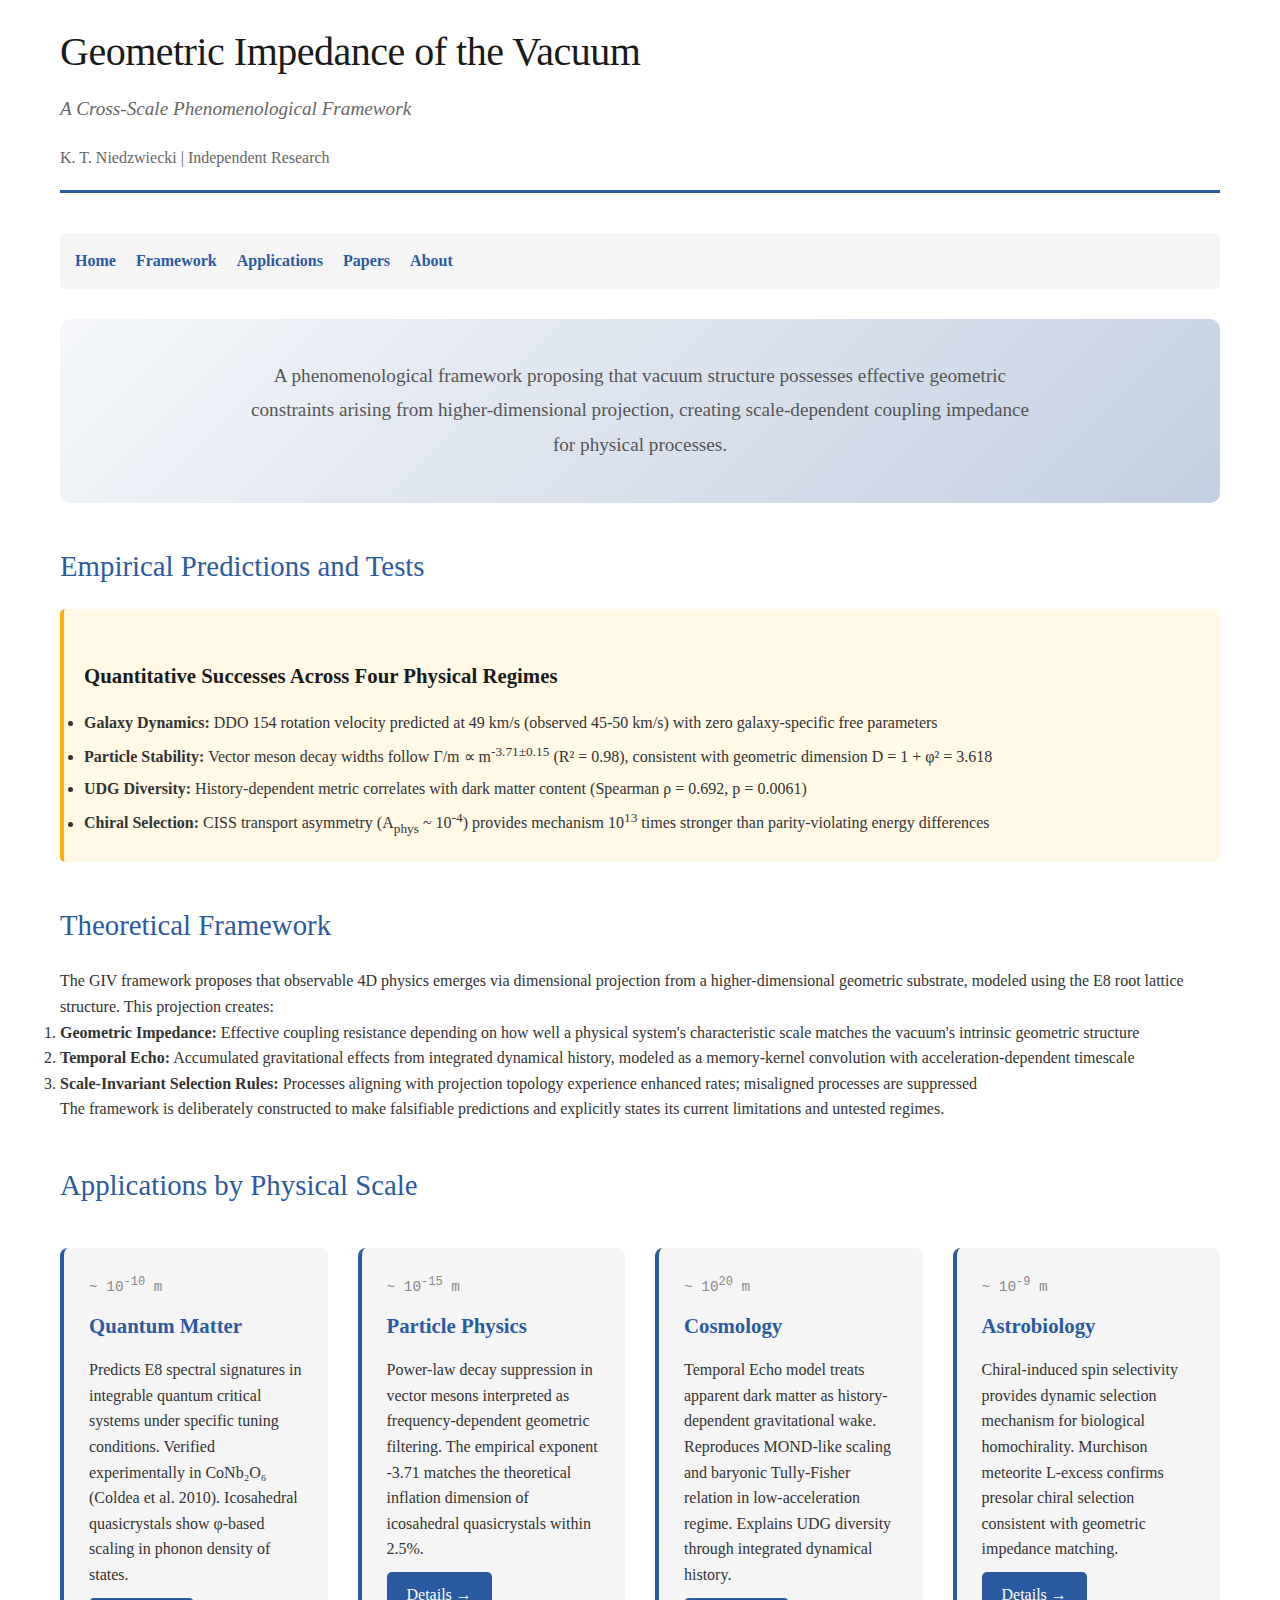
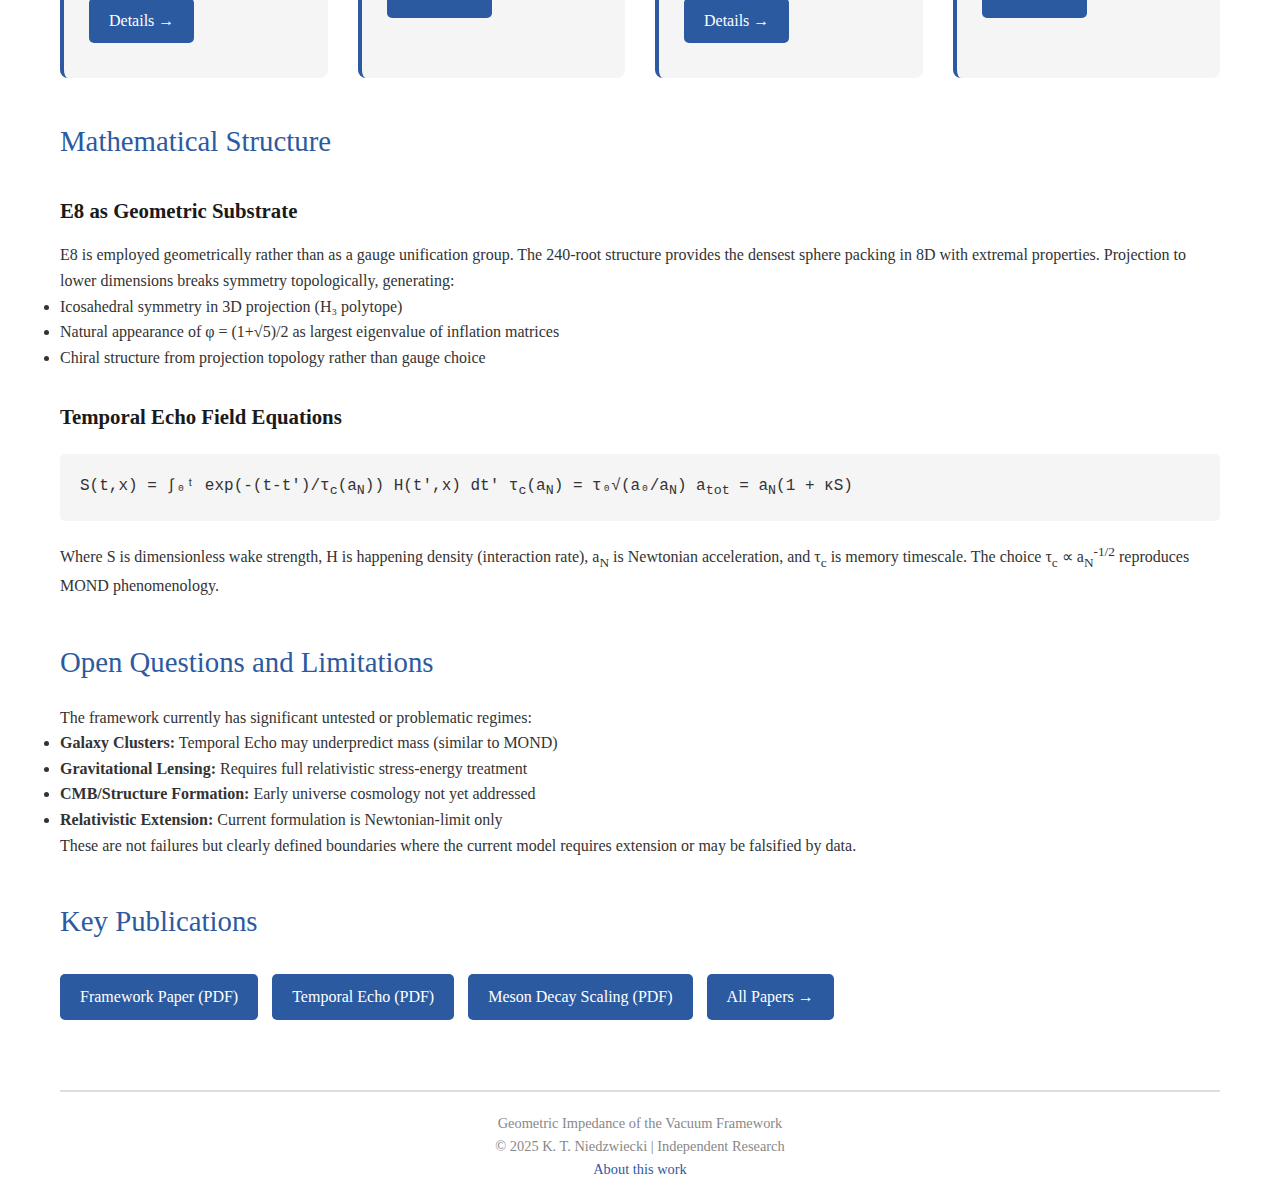
<file: index.html>
<!DOCTYPE html>
<html lang="en">
<head>
    <meta charset="UTF-8">
    <meta name="viewport" content="width=device-width, initial-scale=1.0">
    <title>Geometric Impedance of the Vacuum</title>
    <link rel="stylesheet" href="css/style.css">
</head>
<body>
    <header>
        <h1>Geometric Impedance of the Vacuum</h1>
        <p class="subtitle">A Cross-Scale Phenomenological Framework</p>
        <p style="color: #666;">K. T. Niedzwiecki | Independent Research</p>
    </header>

    <nav>
        <ul>
            <li><a href="index.html">Home</a></li>
            <li><a href="framework/index.html">Framework</a></li>
            <li><a href="applications/index.html">Applications</a></li>
            <li><a href="papers/index.html">Papers</a></li>
            <li><a href="about.html">About</a></li>
        </ul>
    </nav>

    <div class="hero">
        <p class="hero-text">
            A phenomenological framework proposing that vacuum structure possesses effective geometric
            constraints arising from higher-dimensional projection, creating scale-dependent coupling
            impedance for physical processes.
        </p>
    </div>

    <section>
        <h2>Empirical Predictions and Tests</h2>

        <div class="key-result">
            <h3>Quantitative Successes Across Four Physical Regimes</h3>
            <ul style="line-height: 2;">
                <li><strong>Galaxy Dynamics:</strong> DDO 154 rotation velocity predicted at 49 km/s (observed 45-50 km/s) with zero galaxy-specific free parameters</li>
                <li><strong>Particle Stability:</strong> Vector meson decay widths follow Γ/m ∝ m<sup>-3.71±0.15</sup> (R² = 0.98), consistent with geometric dimension D = 1 + φ² = 3.618</li>
                <li><strong>UDG Diversity:</strong> History-dependent metric correlates with dark matter content (Spearman ρ = 0.692, p = 0.0061)</li>
                <li><strong>Chiral Selection:</strong> CISS transport asymmetry (A<sub>phys</sub> ~ 10<sup>-4</sup>) provides mechanism 10<sup>13</sup> times stronger than parity-violating energy differences</li>
            </ul>
        </div>
    </section>

    <section>
        <h2>Theoretical Framework</h2>
        <p>
            The GIV framework proposes that observable 4D physics emerges via dimensional projection
            from a higher-dimensional geometric substrate, modeled using the E8 root lattice structure.
            This projection creates:
        </p>

        <ol>
            <li><strong>Geometric Impedance:</strong> Effective coupling resistance depending on how well
            a physical system's characteristic scale matches the vacuum's intrinsic geometric structure</li>

            <li><strong>Temporal Echo:</strong> Accumulated gravitational effects from integrated dynamical
            history, modeled as a memory-kernel convolution with acceleration-dependent timescale</li>

            <li><strong>Scale-Invariant Selection Rules:</strong> Processes aligning with projection topology
            experience enhanced rates; misaligned processes are suppressed</li>
        </ol>

        <p>
            The framework is deliberately constructed to make falsifiable predictions and
            explicitly states its current limitations and untested regimes.
        </p>
    </section>

    <section>
        <h2>Applications by Physical Scale</h2>

        <div class="scale-grid">
            <div class="scale-card">
                <div class="scale-size">~ 10<sup>-10</sup> m</div>
                <h3>Quantum Matter</h3>
                <p>
                    Predicts E8 spectral signatures in integrable quantum critical systems under
                    specific tuning conditions. Verified experimentally in CoNb₂O₆ (Coldea et al. 2010).
                    Icosahedral quasicrystals show φ-based scaling in phonon density of states.
                </p>
                <a href="applications/quantum-matter/index.html" class="paper-link">Details →</a>
            </div>

            <div class="scale-card">
                <div class="scale-size">~ 10<sup>-15</sup> m</div>
                <h3>Particle Physics</h3>
                <p>
                    Power-law decay suppression in vector mesons interpreted as frequency-dependent
                    geometric filtering. The empirical exponent -3.71 matches the theoretical
                    inflation dimension of icosahedral quasicrystals within 2.5%.
                </p>
                <a href="applications/particle-physics/index.html" class="paper-link">Details →</a>
            </div>

            <div class="scale-card">
                <div class="scale-size">~ 10<sup>20</sup> m</div>
                <h3>Cosmology</h3>
                <p>
                    Temporal Echo model treats apparent dark matter as history-dependent gravitational
                    wake. Reproduces MOND-like scaling and baryonic Tully-Fisher relation in
                    low-acceleration regime. Explains UDG diversity through integrated dynamical history.
                </p>
                <a href="applications/cosmology/index.html" class="paper-link">Details →</a>
            </div>

            <div class="scale-card">
                <div class="scale-size">~ 10<sup>-9</sup> m</div>
                <h3>Astrobiology</h3>
                <p>
                    Chiral-induced spin selectivity provides dynamic selection mechanism for
                    biological homochirality. Murchison meteorite L-excess confirms presolar
                    chiral selection consistent with geometric impedance matching.
                </p>
                <a href="applications/astrobiology/index.html" class="paper-link">Details →</a>
            </div>
        </div>
    </section>

    <section>
        <h2>Mathematical Structure</h2>

        <h3>E8 as Geometric Substrate</h3>
        <p>
            E8 is employed geometrically rather than as a gauge unification group. The 240-root
            structure provides the densest sphere packing in 8D with extremal properties.
            Projection to lower dimensions breaks symmetry topologically, generating:
        </p>
        <ul>
            <li>Icosahedral symmetry in 3D projection (H₃ polytope)</li>
            <li>Natural appearance of φ = (1+√5)/2 as largest eigenvalue of inflation matrices</li>
            <li>Chiral structure from projection topology rather than gauge choice</li>
        </ul>

        <h3>Temporal Echo Field Equations</h3>
        <div class="equation">
S(t,x) = ∫₀ᵗ exp(-(t-t')/τ<sub>c</sub>(a<sub>N</sub>)) H(t',x) dt'

τ<sub>c</sub>(a<sub>N</sub>) = τ₀√(a₀/a<sub>N</sub>)

a<sub>tot</sub> = a<sub>N</sub>(1 + κS)
        </div>
        <p>
            Where S is dimensionless wake strength, H is happening density (interaction rate),
            a<sub>N</sub> is Newtonian acceleration, and τ<sub>c</sub> is memory timescale.
            The choice τ<sub>c</sub> ∝ a<sub>N</sub><sup>-1/2</sup> reproduces MOND phenomenology.
        </p>
    </section>

    <section>
        <h2>Open Questions and Limitations</h2>
        <p>
            The framework currently has significant untested or problematic regimes:
        </p>
        <ul>
            <li><strong>Galaxy Clusters:</strong> Temporal Echo may underpredict mass (similar to MOND)</li>
            <li><strong>Gravitational Lensing:</strong> Requires full relativistic stress-energy treatment</li>
            <li><strong>CMB/Structure Formation:</strong> Early universe cosmology not yet addressed</li>
            <li><strong>Relativistic Extension:</strong> Current formulation is Newtonian-limit only</li>
        </ul>

        <p>
            These are not failures but clearly defined boundaries where the current model
            requires extension or may be falsified by data.
        </p>
    </section>

    <section>
        <h2>Key Publications</h2>
        <p>
            <a href="papers/index.html" class="paper-link">Framework Paper (PDF)</a>
            <a href="papers/index.html" class="paper-link">Temporal Echo (PDF)</a>
            <a href="papers/index.html" class="paper-link">Meson Decay Scaling (PDF)</a>
            <a href="papers/index.html" class="paper-link">All Papers →</a>
        </p>
    </section>

    <footer>
        <p>Geometric Impedance of the Vacuum Framework</p>
        <p>© 2025 K. T. Niedzwiecki | Independent Research</p>
        <p><a href="about.html">About this work</a></p>
    </footer>
</body>
</html>
</file>
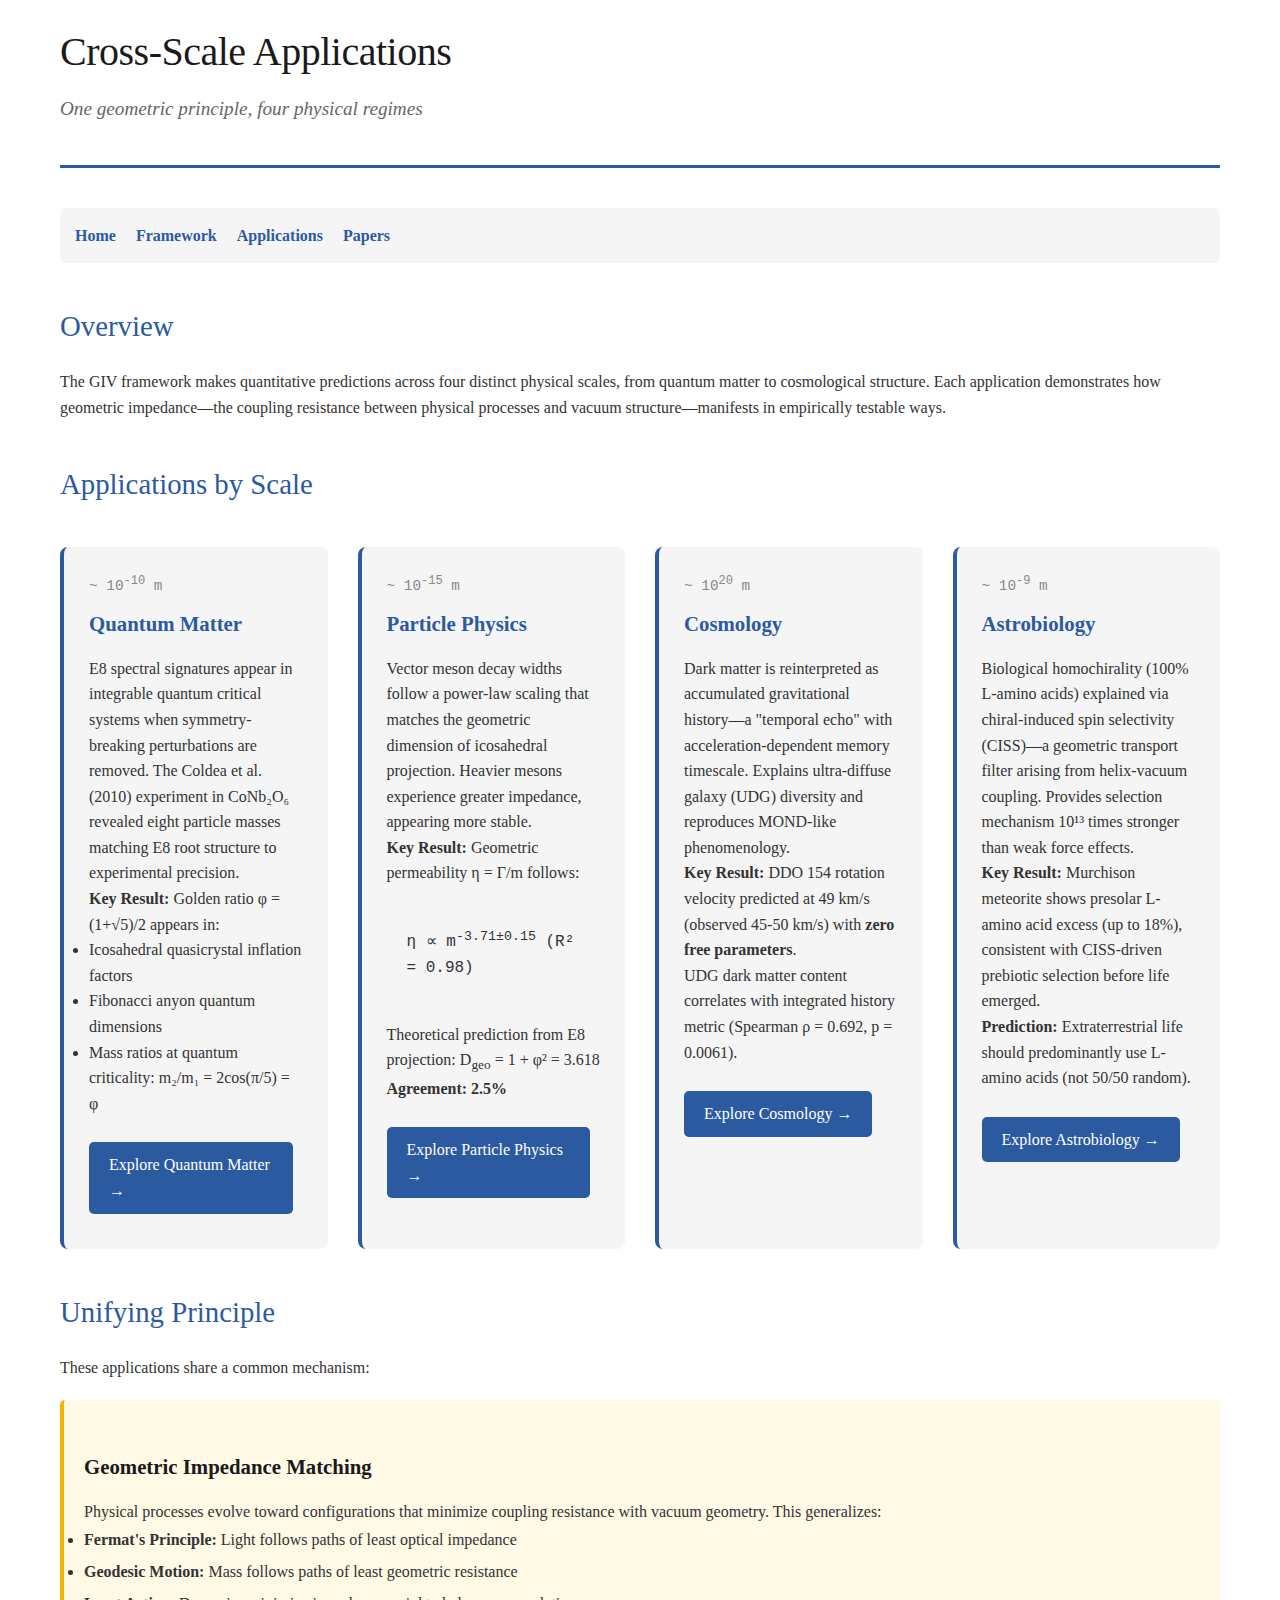
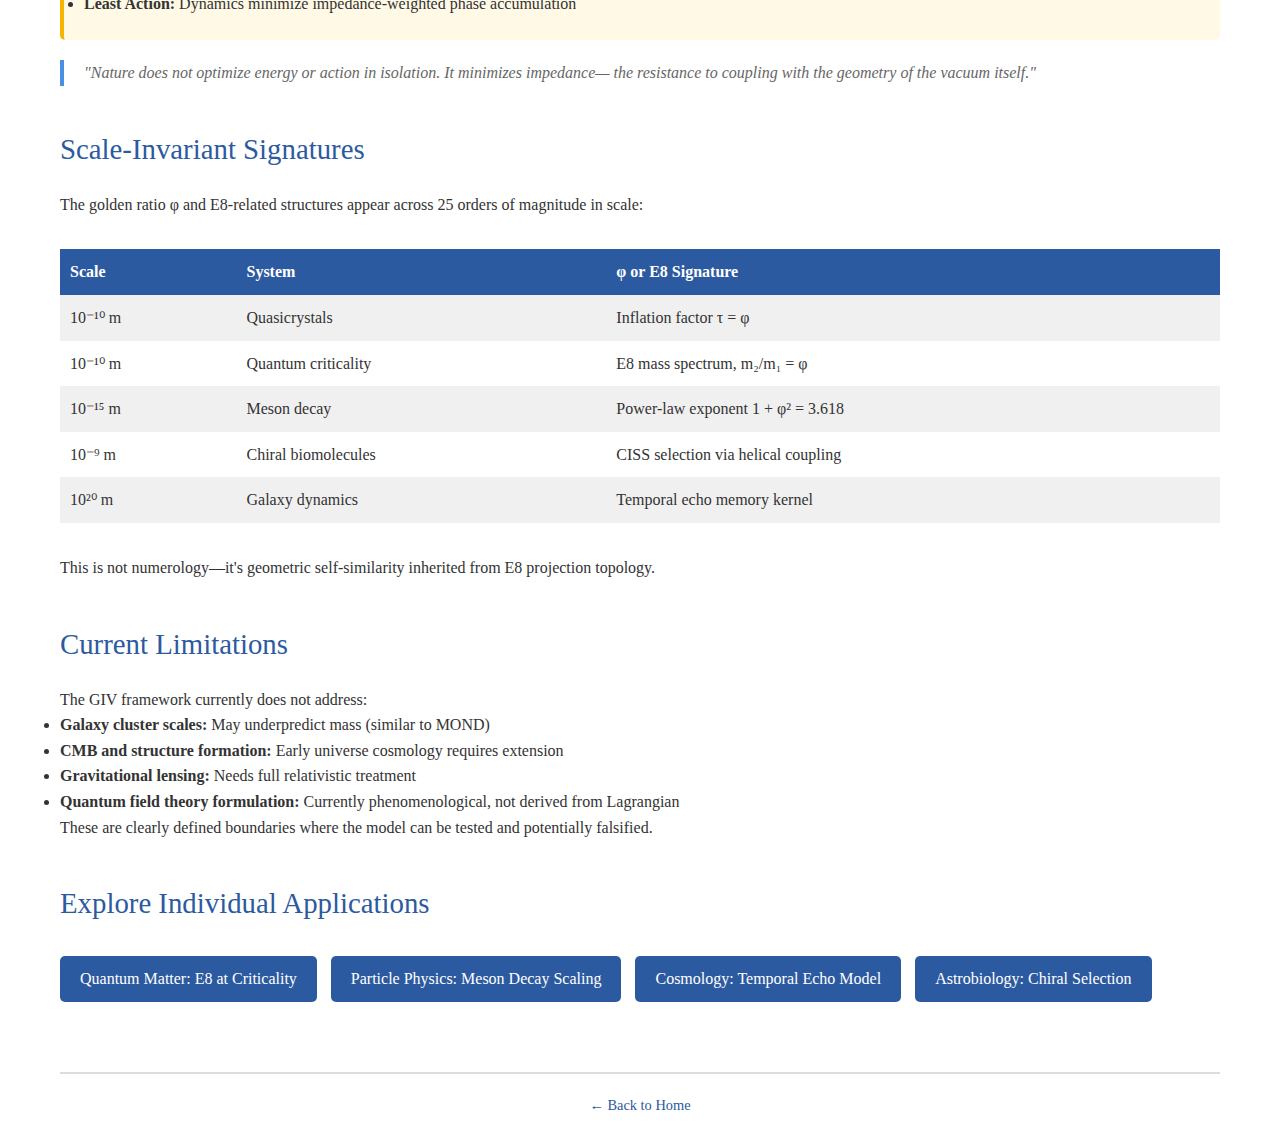
<file: applications/index.html>
<!DOCTYPE html>
<html lang="en">
<head>
    <meta charset="UTF-8">
    <meta name="viewport" content="width=device-width, initial-scale=1.0">
    <title>Applications | GIV Theory</title>
    <link rel="stylesheet" href="../css/style.css">
</head>
<body>
    <header>
        <h1>Cross-Scale Applications</h1>
        <p class="subtitle">One geometric principle, four physical regimes</p>
    </header>

    <nav>
        <ul>
            <li><a href="../index.html">Home</a></li>
            <li><a href="../framework/index.html">Framework</a></li>
            <li><a href="index.html">Applications</a></li>
            <li><a href="../papers/index.html">Papers</a></li>
        </ul>
    </nav>

    <section>
        <h2>Overview</h2>
        <p>
            The GIV framework makes quantitative predictions across four distinct physical scales,
            from quantum matter to cosmological structure. Each application demonstrates how geometric
            impedance—the coupling resistance between physical processes and vacuum structure—manifests
            in empirically testable ways.
        </p>
    </section>

    <section>
        <h2>Applications by Scale</h2>

        <div class="scale-grid">
            <div class="scale-card">
                <div class="scale-size">~ 10<sup>-10</sup> m</div>
                <h3>Quantum Matter</h3>
                <p>
                    E8 spectral signatures appear in integrable quantum critical systems when
                    symmetry-breaking perturbations are removed. The Coldea et al. (2010) experiment
                    in CoNb₂O₆ revealed eight particle masses matching E8 root structure to
                    experimental precision.
                </p>
                <p>
                    <strong>Key Result:</strong> Golden ratio φ = (1+√5)/2 appears in:
                </p>
                <ul>
                    <li>Icosahedral quasicrystal inflation factors</li>
                    <li>Fibonacci anyon quantum dimensions</li>
                    <li>Mass ratios at quantum criticality: m₂/m₁ = 2cos(π/5) = φ</li>
                </ul>
                <p style="margin-top: 1em;">
                    <a href="quantum-matter/index.html" class="paper-link">Explore Quantum Matter →</a>
                </p>
            </div>

            <div class="scale-card">
                <div class="scale-size">~ 10<sup>-15</sup> m</div>
                <h3>Particle Physics</h3>
                <p>
                    Vector meson decay widths follow a power-law scaling that matches the geometric
                    dimension of icosahedral projection. Heavier mesons experience greater impedance,
                    appearing more stable.
                </p>
                <p>
                    <strong>Key Result:</strong> Geometric permeability η = Γ/m follows:
                </p>
                <div class="equation">
                    η ∝ m<sup>-3.71±0.15</sup>  (R² = 0.98)
                </div>
                <p>
                    Theoretical prediction from E8 projection: D<sub>geo</sub> = 1 + φ² = 3.618
                </p>
                <p>
                    <strong>Agreement: 2.5%</strong>
                </p>
                <p style="margin-top: 1em;">
                    <a href="particle-physics/index.html" class="paper-link">Explore Particle Physics →</a>
                </p>
            </div>

            <div class="scale-card">
                <div class="scale-size">~ 10<sup>20</sup> m</div>
                <h3>Cosmology</h3>
                <p>
                    Dark matter is reinterpreted as accumulated gravitational history—a "temporal echo"
                    with acceleration-dependent memory timescale. Explains ultra-diffuse galaxy (UDG)
                    diversity and reproduces MOND-like phenomenology.
                </p>
                <p>
                    <strong>Key Result:</strong> DDO 154 rotation velocity predicted at 49 km/s
                    (observed 45-50 km/s) with <strong>zero free parameters</strong>.
                </p>
                <p>
                    UDG dark matter content correlates with integrated history metric
                    (Spearman ρ = 0.692, p = 0.0061).
                </p>
                <p style="margin-top: 1em;">
                    <a href="cosmology/index.html" class="paper-link">Explore Cosmology →</a>
                </p>
            </div>

            <div class="scale-card">
                <div class="scale-size">~ 10<sup>-9</sup> m</div>
                <h3>Astrobiology</h3>
                <p>
                    Biological homochirality (100% L-amino acids) explained via chiral-induced spin
                    selectivity (CISS)—a geometric transport filter arising from helix-vacuum coupling.
                    Provides selection mechanism 10¹³ times stronger than weak force effects.
                </p>
                <p>
                    <strong>Key Result:</strong> Murchison meteorite shows presolar L-amino acid excess
                    (up to 18%), consistent with CISS-driven prebiotic selection before life emerged.
                </p>
                <p>
                    <strong>Prediction:</strong> Extraterrestrial life should predominantly use L-amino acids
                    (not 50/50 random).
                </p>
                <p style="margin-top: 1em;">
                    <a href="astrobiology/index.html" class="paper-link">Explore Astrobiology →</a>
                </p>
            </div>
        </div>
    </section>

    <section>
        <h2>Unifying Principle</h2>

        <p>
            These applications share a common mechanism:
        </p>

        <div class="key-result">
            <h3>Geometric Impedance Matching</h3>
            <p>
                Physical processes evolve toward configurations that minimize coupling resistance
                with vacuum geometry. This generalizes:
            </p>
            <ul style="line-height: 2;">
                <li><strong>Fermat's Principle:</strong> Light follows paths of least optical impedance</li>
                <li><strong>Geodesic Motion:</strong> Mass follows paths of least geometric resistance</li>
                <li><strong>Least Action:</strong> Dynamics minimize impedance-weighted phase accumulation</li>
            </ul>
        </div>

        <blockquote>
            "Nature does not optimize energy or action in isolation. It minimizes impedance—
            the resistance to coupling with the geometry of the vacuum itself."
        </blockquote>
    </section>

    <section>
        <h2>Scale-Invariant Signatures</h2>

        <p>
            The golden ratio φ and E8-related structures appear across 25 orders of magnitude in scale:
        </p>

        <table style="width: 100%; border-collapse: collapse; margin: 2em 0;">
            <thead>
                <tr style="background: #2c5aa0; color: white;">
                    <th style="padding: 10px; text-align: left;">Scale</th>
                    <th style="padding: 10px; text-align: left;">System</th>
                    <th style="padding: 10px; text-align: left;">φ or E8 Signature</th>
                </tr>
            </thead>
            <tbody>
                <tr style="background: #f0f0f0;">
                    <td style="padding: 10px;">10⁻¹⁰ m</td>
                    <td style="padding: 10px;">Quasicrystals</td>
                    <td style="padding: 10px;">Inflation factor τ = φ</td>
                </tr>
                <tr>
                    <td style="padding: 10px;">10⁻¹⁰ m</td>
                    <td style="padding: 10px;">Quantum criticality</td>
                    <td style="padding: 10px;">E8 mass spectrum, m₂/m₁ = φ</td>
                </tr>
                <tr style="background: #f0f0f0;">
                    <td style="padding: 10px;">10⁻¹⁵ m</td>
                    <td style="padding: 10px;">Meson decay</td>
                    <td style="padding: 10px;">Power-law exponent 1 + φ² = 3.618</td>
                </tr>
                <tr>
                    <td style="padding: 10px;">10⁻⁹ m</td>
                    <td style="padding: 10px;">Chiral biomolecules</td>
                    <td style="padding: 10px;">CISS selection via helical coupling</td>
                </tr>
                <tr style="background: #f0f0f0;">
                    <td style="padding: 10px;">10²⁰ m</td>
                    <td style="padding: 10px;">Galaxy dynamics</td>
                    <td style="padding: 10px;">Temporal echo memory kernel</td>
                </tr>
            </tbody>
        </table>

        <p>
            This is not numerology—it's geometric self-similarity inherited from E8 projection topology.
        </p>
    </section>

    <section>
        <h2>Current Limitations</h2>

        <p>
            The GIV framework currently does not address:
        </p>
        <ul>
            <li><strong>Galaxy cluster scales:</strong> May underpredict mass (similar to MOND)</li>
            <li><strong>CMB and structure formation:</strong> Early universe cosmology requires extension</li>
            <li><strong>Gravitational lensing:</strong> Needs full relativistic treatment</li>
            <li><strong>Quantum field theory formulation:</strong> Currently phenomenological, not derived from Lagrangian</li>
        </ul>

        <p>
            These are clearly defined boundaries where the model can be tested and potentially falsified.
        </p>
    </section>

    <section>
        <h2>Explore Individual Applications</h2>
        <p>
            <a href="quantum-matter/index.html" class="paper-link">Quantum Matter: E8 at Criticality</a>
            <a href="particle-physics/index.html" class="paper-link">Particle Physics: Meson Decay Scaling</a>
            <a href="cosmology/index.html" class="paper-link">Cosmology: Temporal Echo Model</a>
            <a href="astrobiology/index.html" class="paper-link">Astrobiology: Chiral Selection</a>
        </p>
    </section>

    <footer>
        <p><a href="../index.html">← Back to Home</a></p>
    </footer>
</body>
</html>
</file>
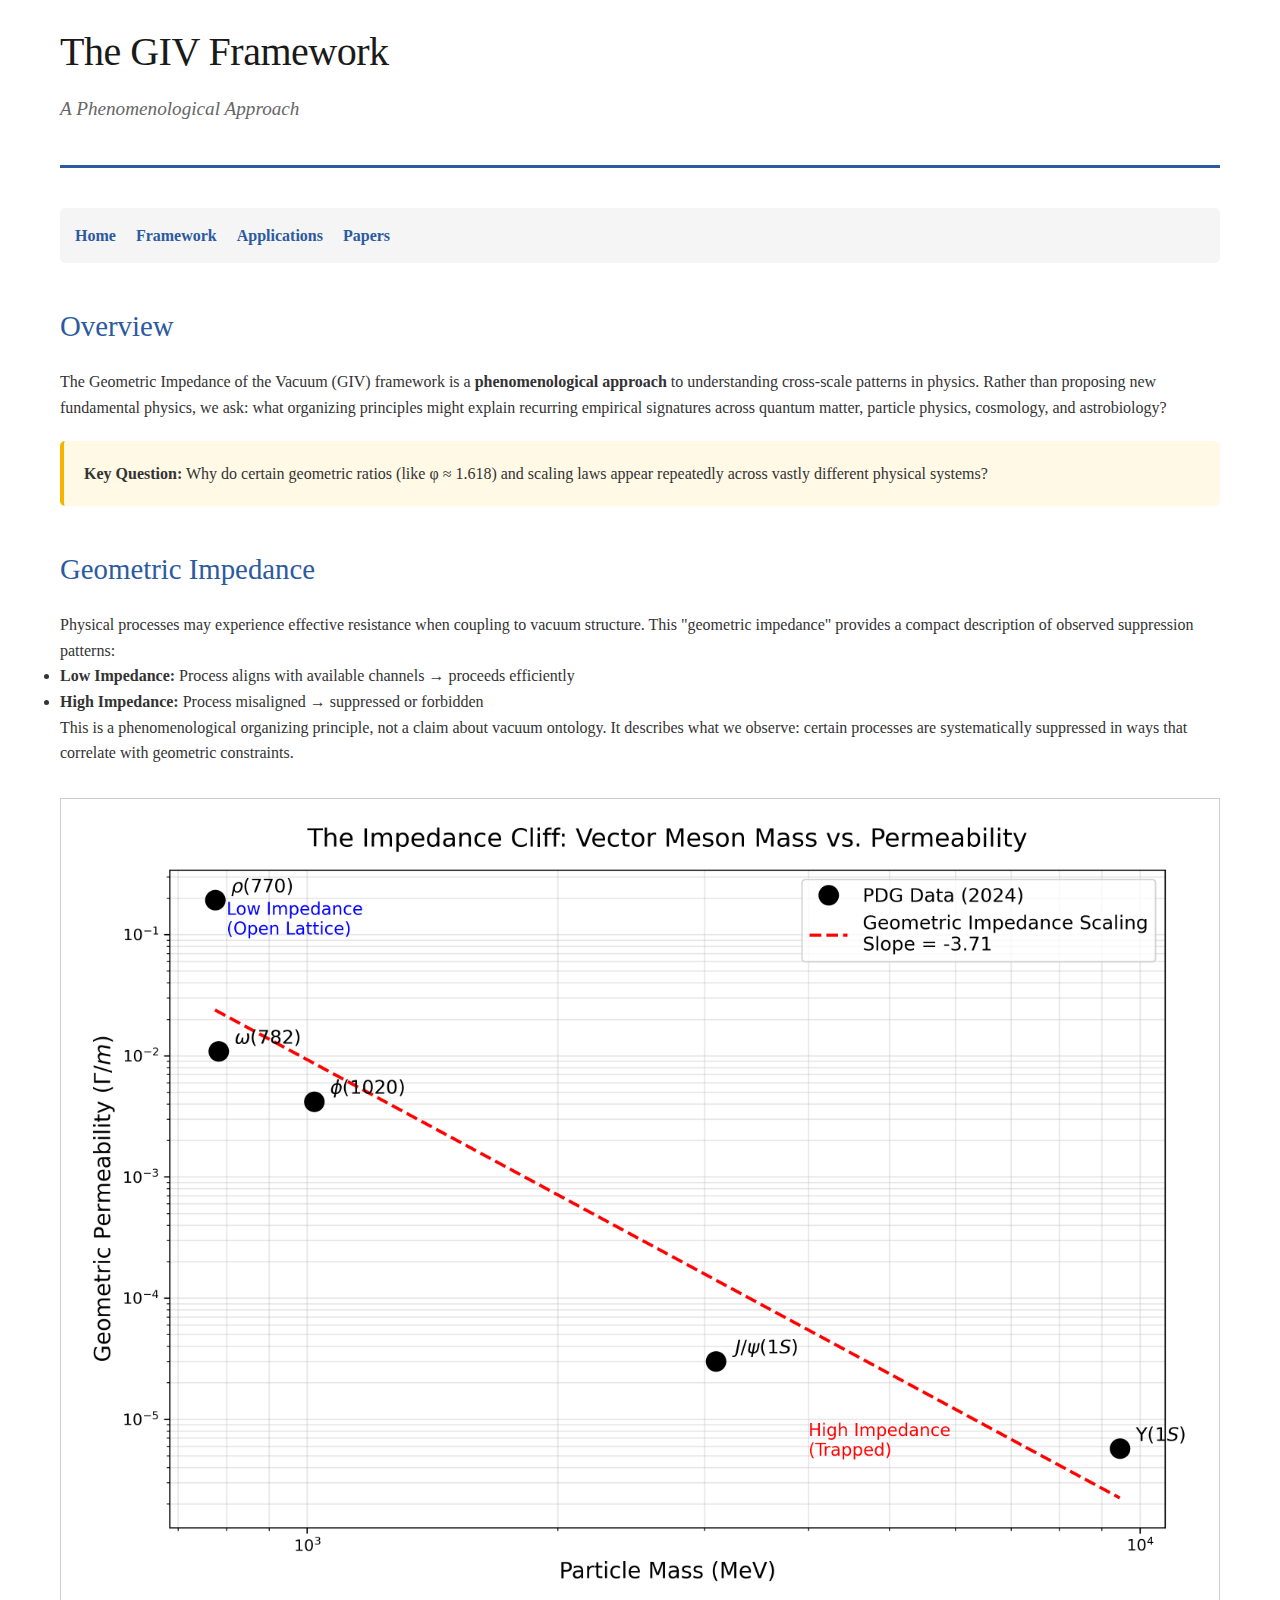
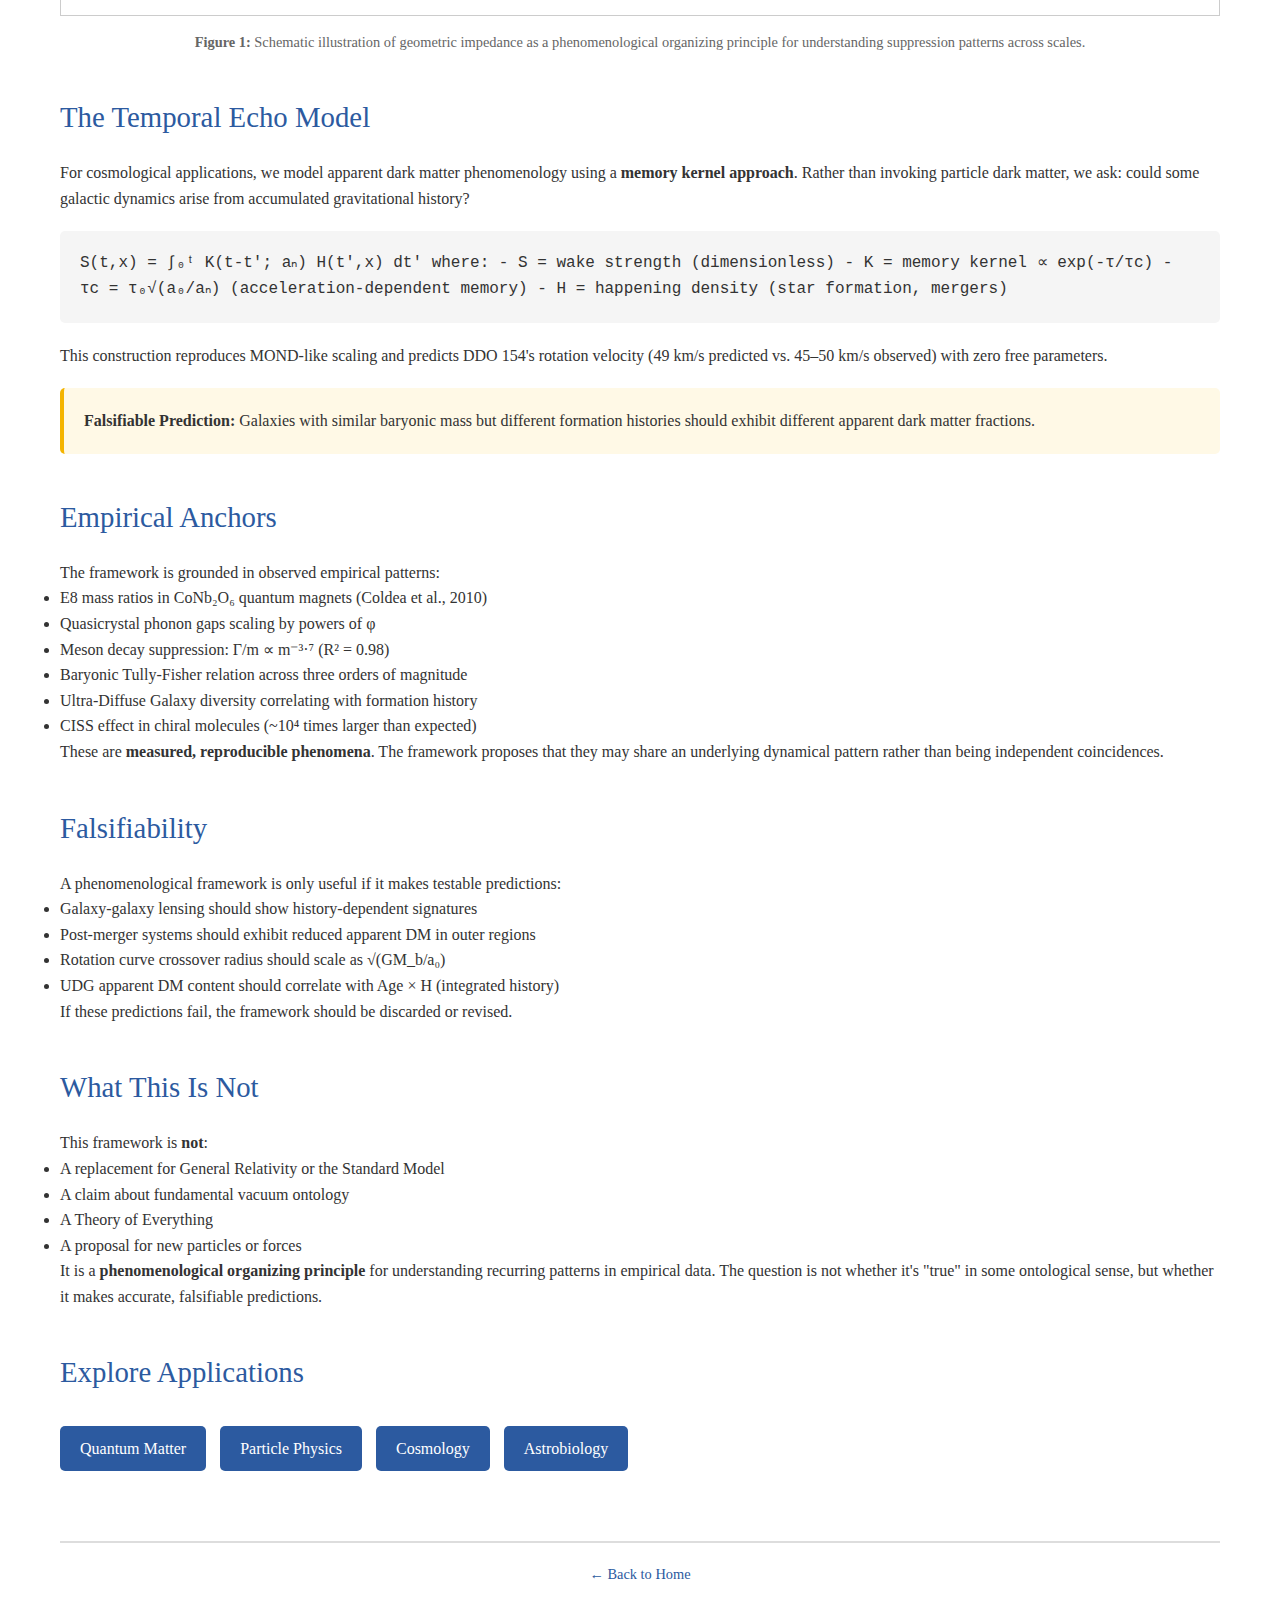
<file: framework/index.html>
<!DOCTYPE html>
<html lang="en">
<head>
    <meta charset="UTF-8">
    <meta name="viewport" content="width=device-width, initial-scale=1.0">
    <title>GIV Framework | Geometric Impedance of the Vacuum</title>
    <link rel="stylesheet" href="../css/style.css">
</head>
<body>
    <header>
        <h1>The GIV Framework</h1>
        <p class="subtitle">A Phenomenological Approach</p>
    </header>

    <nav>
        <ul>
            <li><a href="../index.html">Home</a></li>
            <li><a href="index.html">Framework</a></li>
            <li><a href="../applications/index.html">Applications</a></li>
            <li><a href="../papers/index.html">Papers</a></li>
        </ul>
    </nav>

    <section>
        <h2>Overview</h2>
        <p>
            The Geometric Impedance of the Vacuum (GIV) framework is a <strong>phenomenological approach</strong>
            to understanding cross-scale patterns in physics. Rather than proposing new fundamental physics,
            we ask: what organizing principles might explain recurring empirical signatures across quantum
            matter, particle physics, cosmology, and astrobiology?
        </p>

        <div class="key-result">
            <strong>Key Question:</strong> Why do certain geometric ratios (like φ ≈ 1.618) and
            scaling laws appear repeatedly across vastly different physical systems?
        </div>
    </section>

    <section>
        <h2>Geometric Impedance</h2>
        <p>
            Physical processes may experience effective resistance when coupling to vacuum structure.
            This "geometric impedance" provides a compact description of observed suppression patterns:
        </p>

        <ul>
            <li><strong>Low Impedance:</strong> Process aligns with available channels → proceeds efficiently</li>
            <li><strong>High Impedance:</strong> Process misaligned → suppressed or forbidden</li>
        </ul>

        <p>
            This is a phenomenological organizing principle, not a claim about vacuum ontology.
            It describes what we observe: certain processes are systematically suppressed in ways
            that correlate with geometric constraints.
        </p>

        <div style="text-align: center; margin: 2em 0;">
            <img src="../images/geometric_impedance_final.png" alt="Geometric Impedance Mechanism" style="max-width: 100%; height: auto; border: 1px solid #ccc; padding: 10px; background: white;">
            <p style="font-size: 0.9em; color: #666; margin-top: 0.5em;">
                <strong>Figure 1:</strong> Schematic illustration of geometric impedance as a phenomenological
                organizing principle for understanding suppression patterns across scales.
            </p>
        </div>
    </section>

    <section>
        <h2>The Temporal Echo Model</h2>
        <p>
            For cosmological applications, we model apparent dark matter phenomenology using a
            <strong>memory kernel approach</strong>. Rather than invoking particle dark matter,
            we ask: could some galactic dynamics arise from accumulated gravitational history?
        </p>

        <div class="equation">
            S(t,x) = ∫₀ᵗ K(t-t'; aₙ) H(t',x) dt'

            where:
            - S = wake strength (dimensionless)
            - K = memory kernel ∝ exp(-τ/τc)
            - τc = τ₀√(a₀/aₙ) (acceleration-dependent memory)
            - H = happening density (star formation, mergers)
        </div>

        <p>
            This construction reproduces MOND-like scaling and predicts DDO 154's rotation velocity
            (49 km/s predicted vs. 45–50 km/s observed) with zero free parameters.
        </p>

        <div class="key-result">
            <strong>Falsifiable Prediction:</strong> Galaxies with similar baryonic mass but different
            formation histories should exhibit different apparent dark matter fractions.
        </div>
    </section>

    <section>
        <h2>Empirical Anchors</h2>
        <p>
            The framework is grounded in observed empirical patterns:
        </p>
        <ul>
            <li>E8 mass ratios in CoNb₂O₆ quantum magnets (Coldea et al., 2010)</li>
            <li>Quasicrystal phonon gaps scaling by powers of φ</li>
            <li>Meson decay suppression: Γ/m ∝ m⁻³·⁷ (R² = 0.98)</li>
            <li>Baryonic Tully-Fisher relation across three orders of magnitude</li>
            <li>Ultra-Diffuse Galaxy diversity correlating with formation history</li>
            <li>CISS effect in chiral molecules (~10⁴ times larger than expected)</li>
        </ul>

        <p>
            These are <strong>measured, reproducible phenomena</strong>. The framework proposes
            that they may share an underlying dynamical pattern rather than being independent
            coincidences.
        </p>
    </section>

    <section>
        <h2>Falsifiability</h2>
        <p>
            A phenomenological framework is only useful if it makes testable predictions:
        </p>

        <ul>
            <li>Galaxy-galaxy lensing should show history-dependent signatures</li>
            <li>Post-merger systems should exhibit reduced apparent DM in outer regions</li>
            <li>Rotation curve crossover radius should scale as √(GM_b/a₀)</li>
            <li>UDG apparent DM content should correlate with Age × H (integrated history)</li>
        </ul>

        <p>
            If these predictions fail, the framework should be discarded or revised.
        </p>
    </section>

    <section>
        <h2>What This Is Not</h2>
        <p>
            This framework is <strong>not</strong>:
        </p>
        <ul>
            <li>A replacement for General Relativity or the Standard Model</li>
            <li>A claim about fundamental vacuum ontology</li>
            <li>A Theory of Everything</li>
            <li>A proposal for new particles or forces</li>
        </ul>

        <p>
            It is a <strong>phenomenological organizing principle</strong> for understanding
            recurring patterns in empirical data. The question is not whether it's "true"
            in some ontological sense, but whether it makes accurate, falsifiable predictions.
        </p>
    </section>

    <section>
        <h2>Explore Applications</h2>
        <p>
            <a href="../applications/quantum-matter/index.html" class="paper-link">Quantum Matter</a>
            <a href="../applications/particle-physics/index.html" class="paper-link">Particle Physics</a>
            <a href="../applications/cosmology/index.html" class="paper-link">Cosmology</a>
            <a href="../applications/astrobiology/index.html" class="paper-link">Astrobiology</a>
        </p>
    </section>

    <footer>
        <p><a href="../index.html">← Back to Home</a></p>
    </footer>
</body>
</html>
</file>
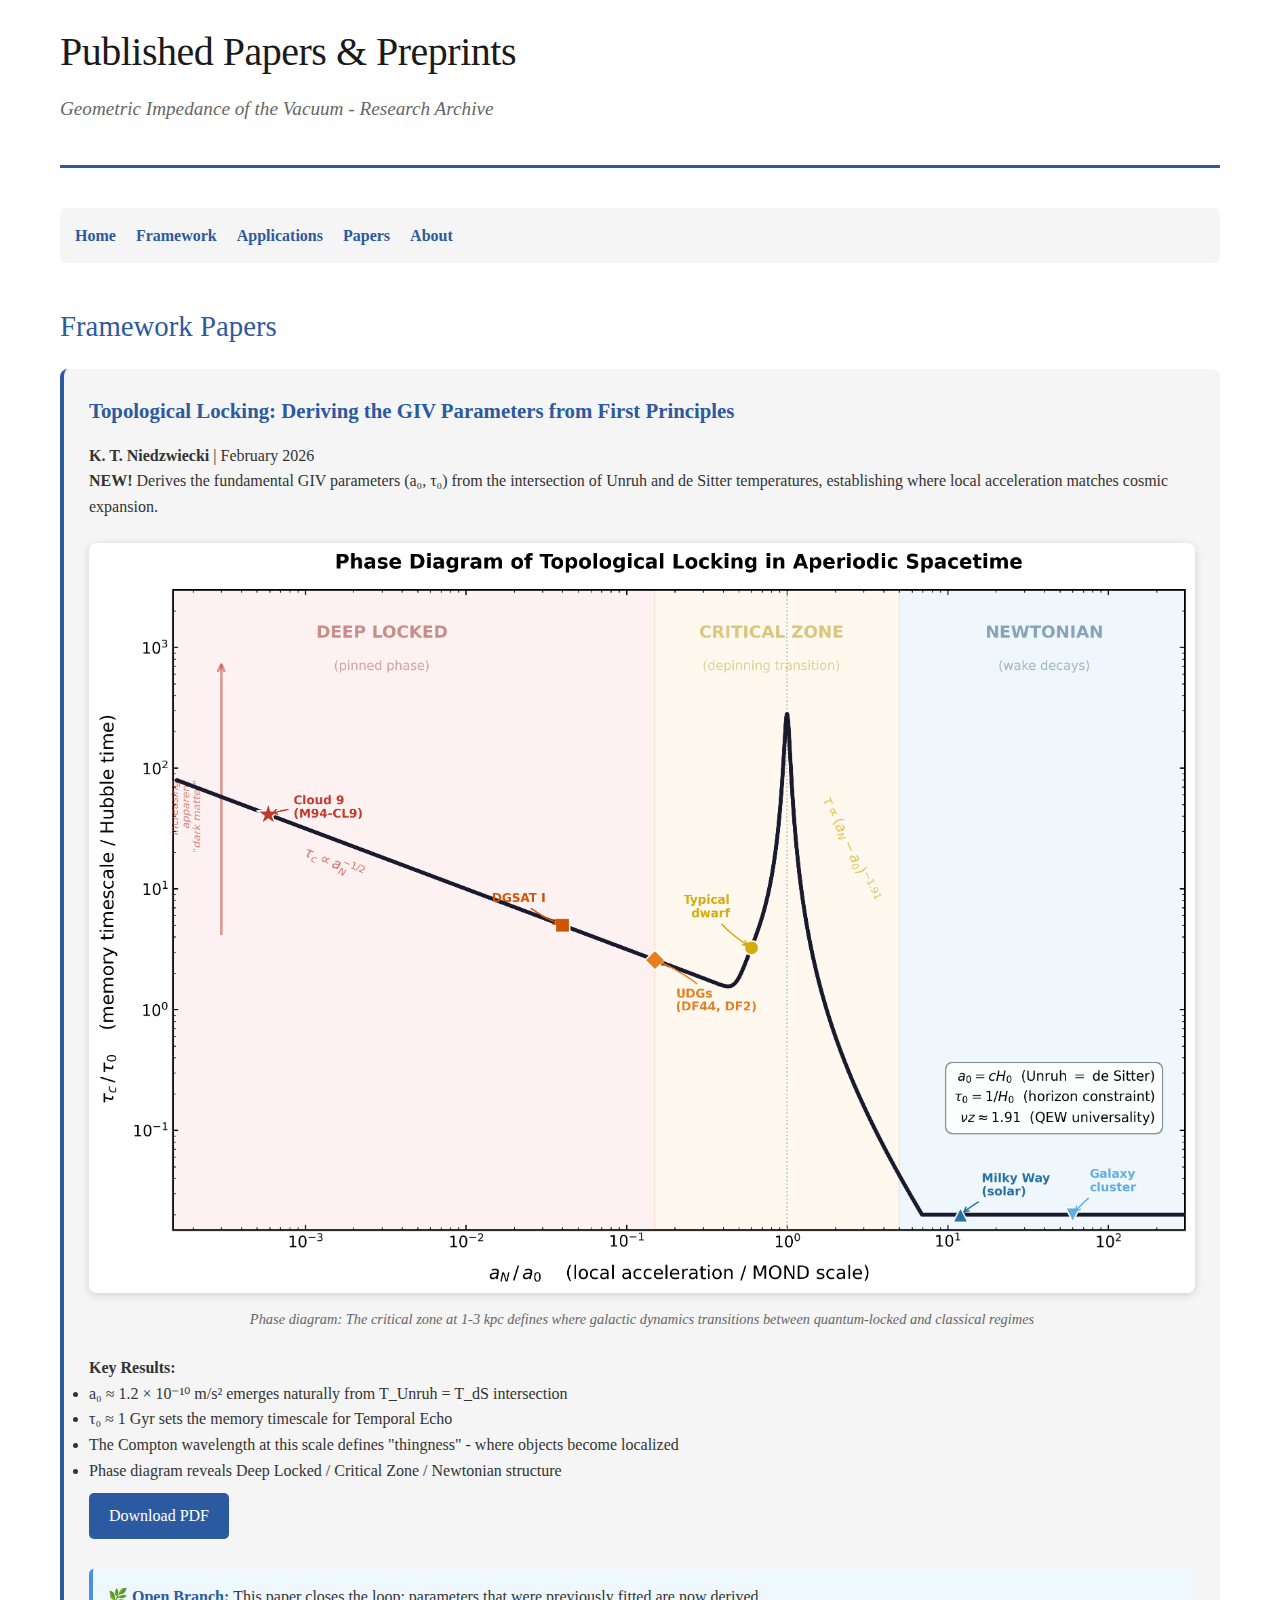
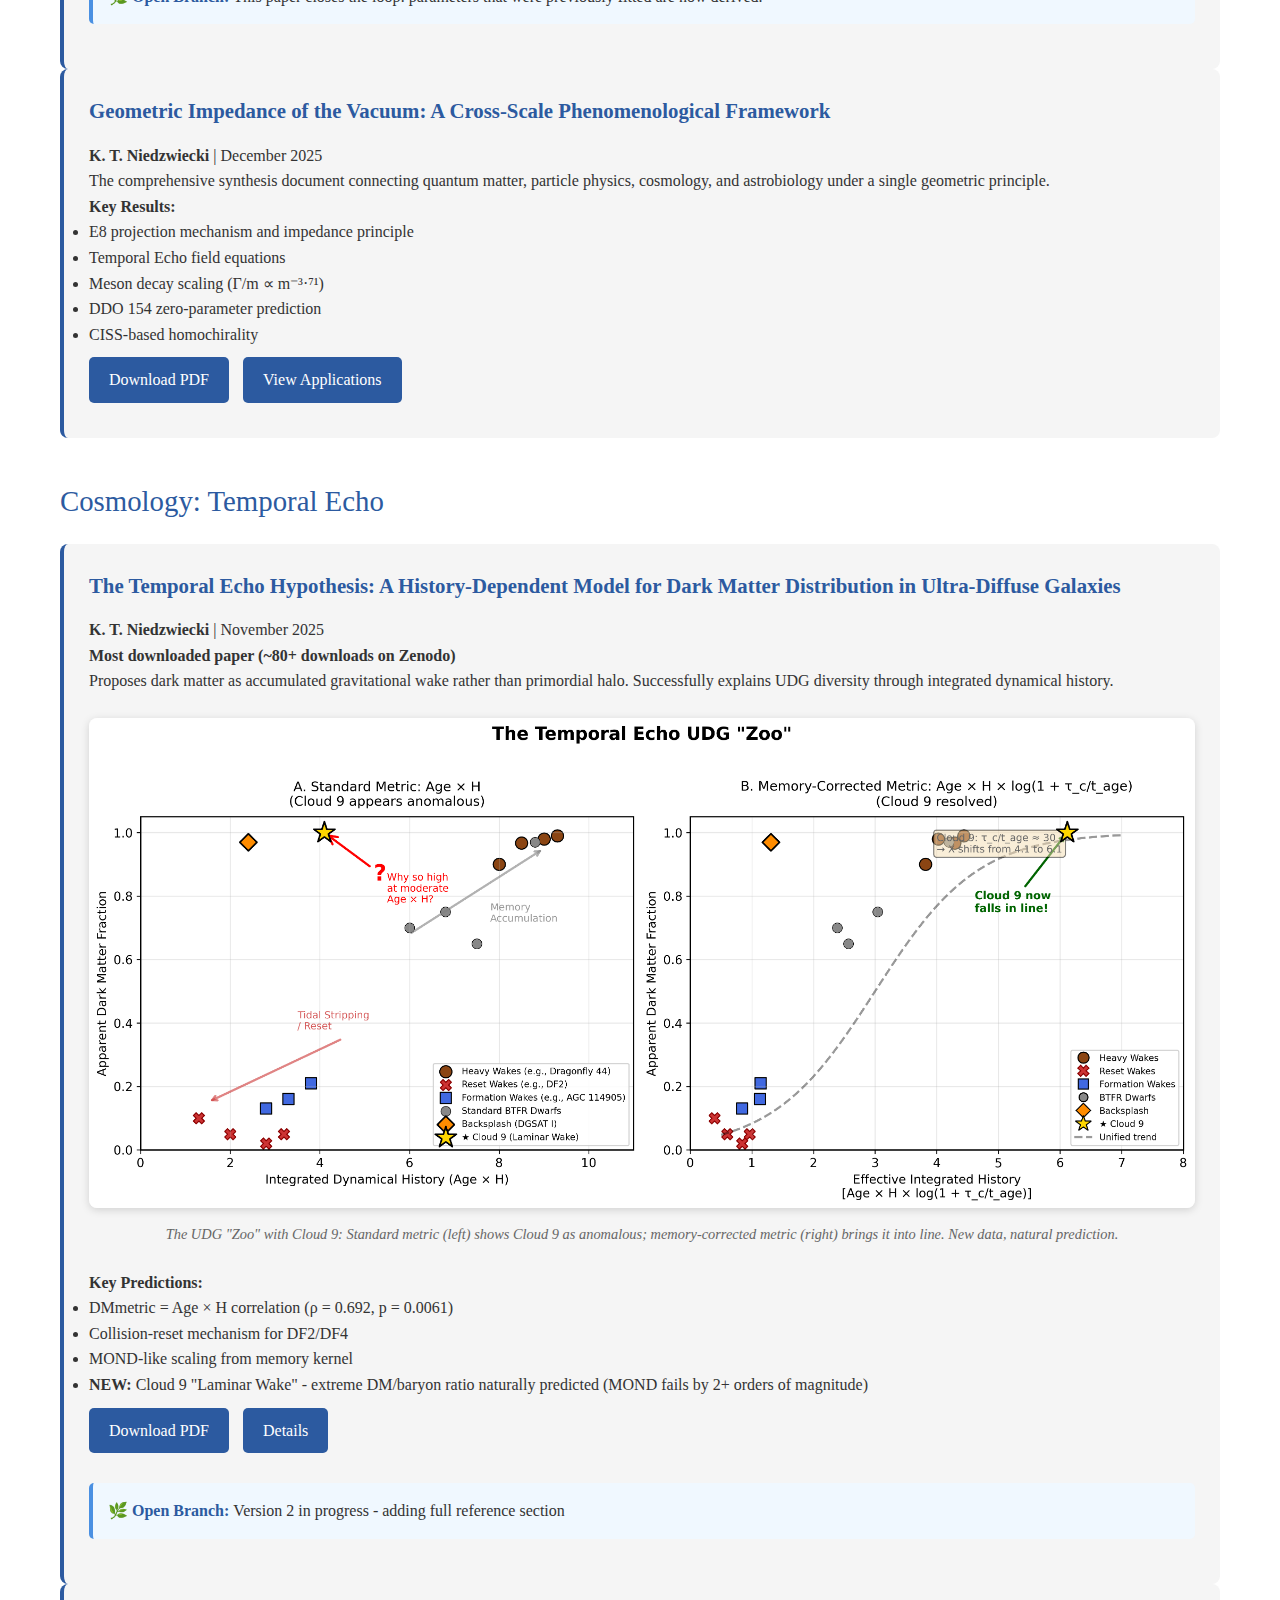
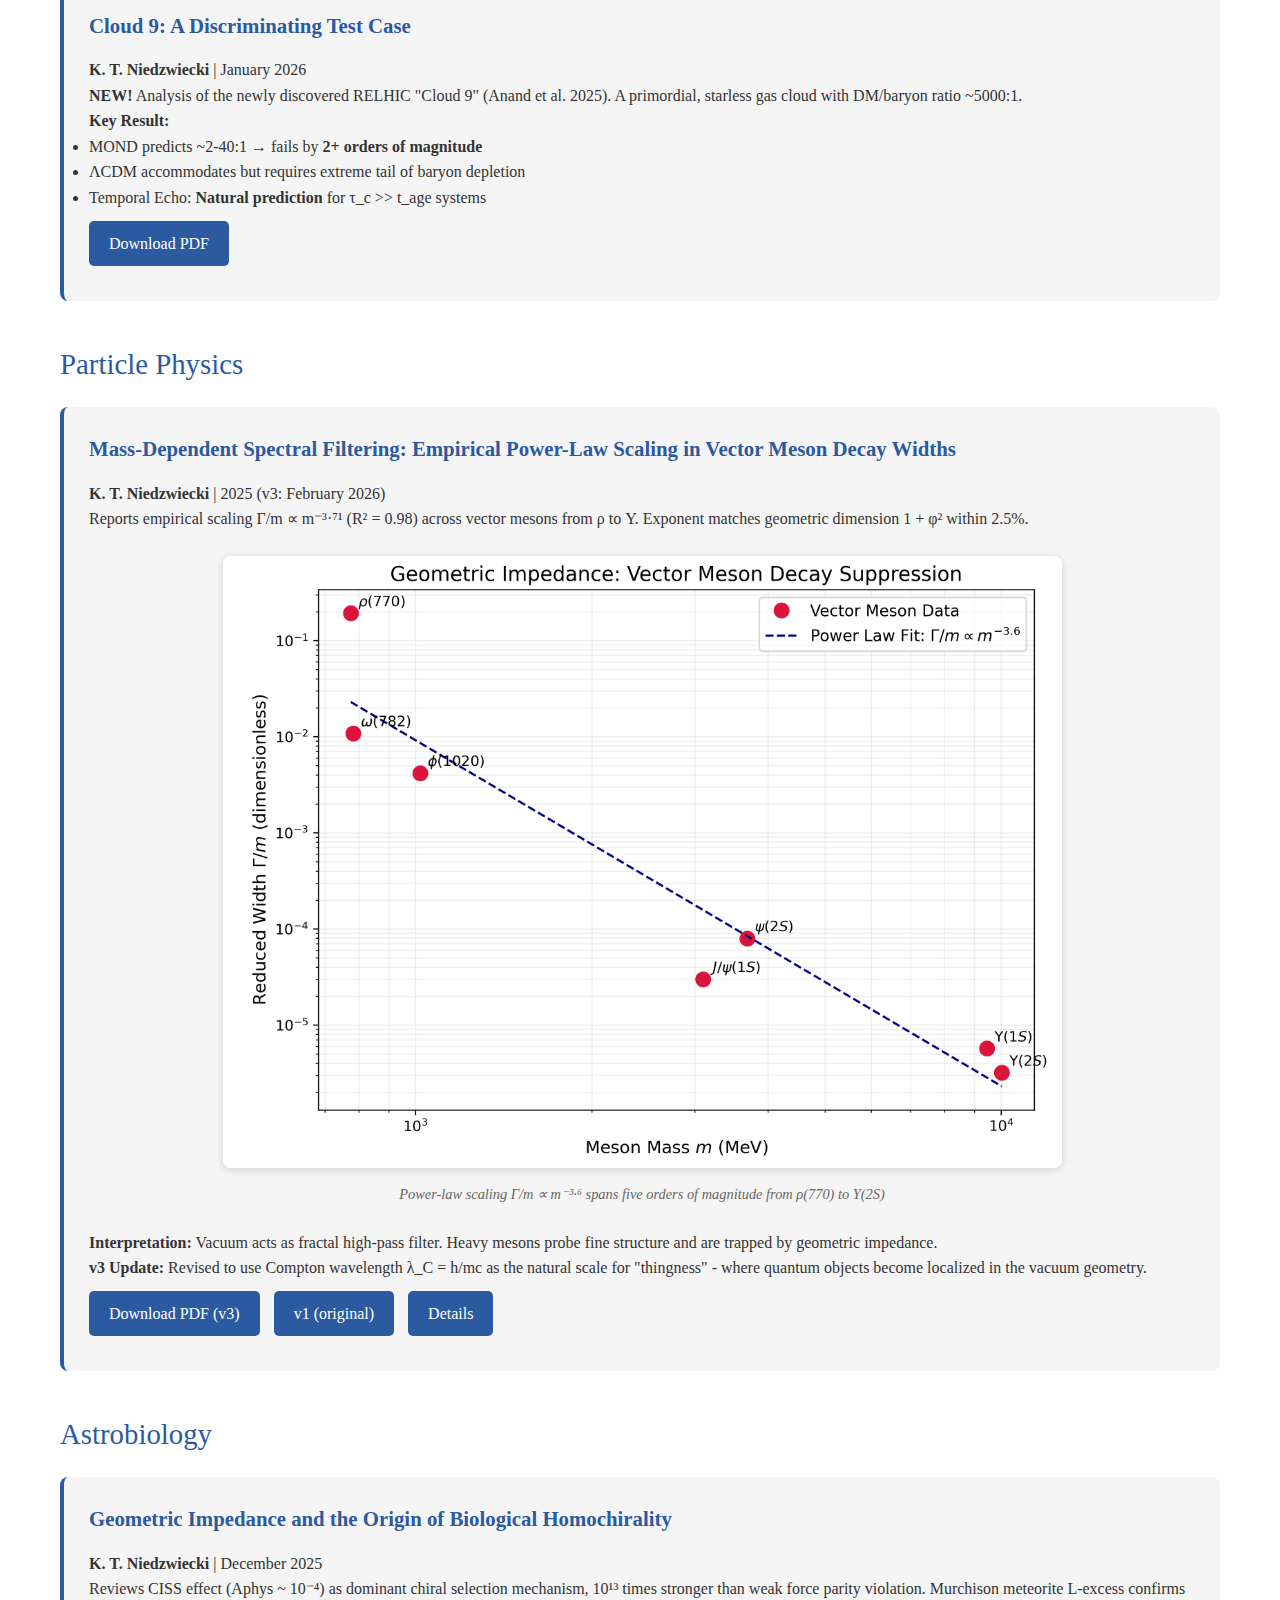
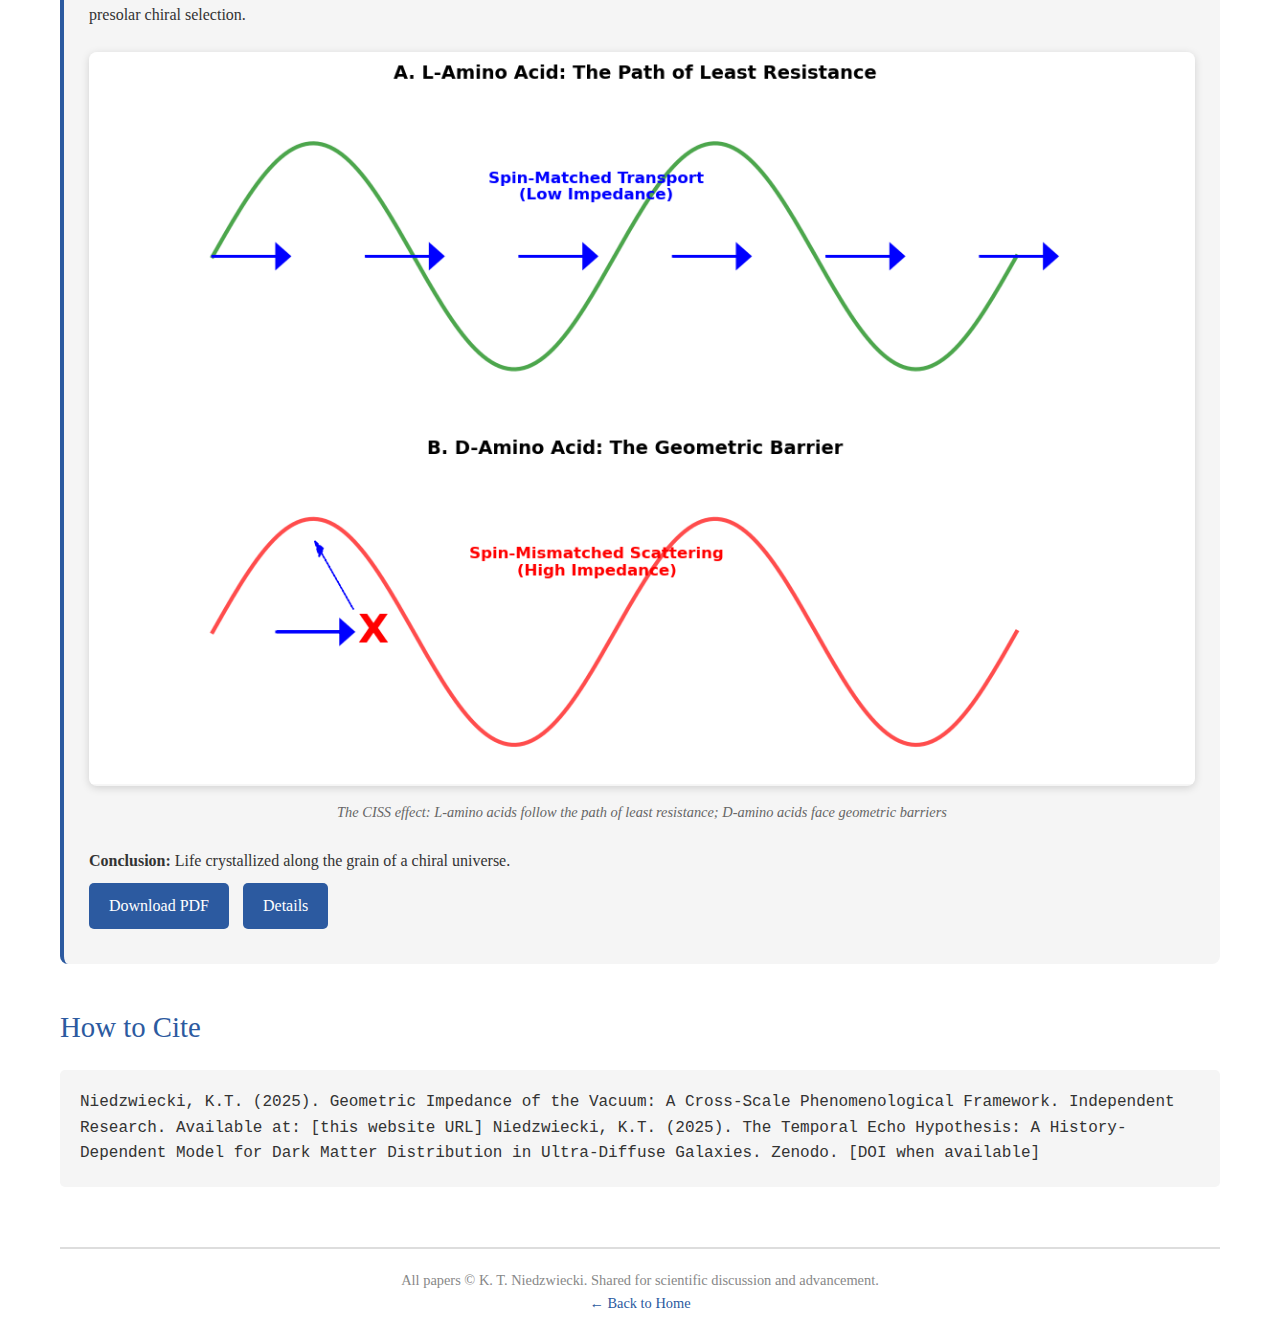
<file: papers/index.html>
<!DOCTYPE html>
<html lang="en">
<head>
    <meta charset="UTF-8">
    <meta name="viewport" content="width=device-width, initial-scale=1.0">
    <title>Papers | GIV Theory</title>
    <link rel="stylesheet" href="../css/style.css">
</head>
<body>
    <header>
        <h1>Published Papers & Preprints</h1>
        <p class="subtitle">Geometric Impedance of the Vacuum - Research Archive</p>
    </header>

    <nav>
        <ul>
            <li><a href="../index.html">Home</a></li>
            <li><a href="../framework/index.html">Framework</a></li>
            <li><a href="../applications/index.html">Applications</a></li>
            <li><a href="index.html">Papers</a></li>
            <li><a href="../about.html">About</a></li>
        </ul>
    </nav>

    <section>
        <h2>Framework Papers</h2>

        <div class="scale-card">
            <h3>Topological Locking: Deriving the GIV Parameters from First Principles</h3>
            <p><strong>K. T. Niedzwiecki</strong> | February 2026</p>
            <p>
                <strong>NEW!</strong> Derives the fundamental GIV parameters (a₀, τ₀) from the intersection
                of Unruh and de Sitter temperatures, establishing where local acceleration matches cosmic expansion.
            </p>
            <div style="text-align: center; margin: 1.5em 0;">
                <img src="../images/fig1_phase_diagram_v2.png" alt="Phase diagram showing Deep Locked, Critical Zone, and Newtonian regimes" style="max-width: 100%; border-radius: 8px; box-shadow: 0 2px 8px rgba(0,0,0,0.15);">
                <p style="font-size: 0.9em; color: #666; margin-top: 0.5em;"><em>Phase diagram: The critical zone at 1-3 kpc defines where galactic dynamics transitions between quantum-locked and classical regimes</em></p>
            </div>
            <p><strong>Key Results:</strong></p>
            <ul>
                <li>a₀ ≈ 1.2 × 10⁻¹⁰ m/s² emerges naturally from T_Unruh = T_dS intersection</li>
                <li>τ₀ ≈ 1 Gyr sets the memory timescale for Temporal Echo</li>
                <li>The Compton wavelength at this scale defines "thingness" - where objects become localized</li>
                <li>Phase diagram reveals Deep Locked / Critical Zone / Newtonian structure</li>
            </ul>
            <p>
                <a href="Topological_Locking_v02.pdf" class="paper-link">Download PDF</a>
            </p>
            <div class="branch-note">
                This paper closes the loop: parameters that were previously fitted are now derived.
            </div>
        </div>

        <div class="scale-card">
            <h3>Geometric Impedance of the Vacuum: A Cross-Scale Phenomenological Framework</h3>
            <p><strong>K. T. Niedzwiecki</strong> | December 2025</p>
            <p>
                The comprehensive synthesis document connecting quantum matter, particle physics,
                cosmology, and astrobiology under a single geometric principle.
            </p>
            <p><strong>Key Results:</strong></p>
            <ul>
                <li>E8 projection mechanism and impedance principle</li>
                <li>Temporal Echo field equations</li>
                <li>Meson decay scaling (Γ/m ∝ m⁻³·⁷¹)</li>
                <li>DDO 154 zero-parameter prediction</li>
                <li>CISS-based homochirality</li>
            </ul>
            <p>
                <a href="GIV_Framework_Cross_Scale.pdf" class="paper-link">Download PDF</a>
                <a href="../applications/index.html" class="paper-link">View Applications</a>
            </p>
        </div>

    </section>

    <section>
        <h2>Cosmology: Temporal Echo</h2>

        <div class="scale-card">
            <h3>The Temporal Echo Hypothesis: A History-Dependent Model for Dark Matter Distribution in Ultra-Diffuse Galaxies</h3>
            <p><strong>K. T. Niedzwiecki</strong> | November 2025</p>
            <p>
                <strong>Most downloaded paper (~80+ downloads on Zenodo)</strong>
            </p>
            <p>
                Proposes dark matter as accumulated gravitational wake rather than primordial halo.
                Successfully explains UDG diversity through integrated dynamical history.
            </p>
            <div style="text-align: center; margin: 1.5em 0;">
                <img src="../images/udg_zoo_cloud9.png" alt="The Temporal Echo UDG Zoo with Cloud 9 - showing how the memory-corrected metric resolves the Cloud 9 anomaly" style="max-width: 100%; border-radius: 8px; box-shadow: 0 2px 8px rgba(0,0,0,0.15);">
                <p style="font-size: 0.9em; color: #666; margin-top: 0.5em;"><em>The UDG "Zoo" with Cloud 9: Standard metric (left) shows Cloud 9 as anomalous; memory-corrected metric (right) brings it into line. New data, natural prediction.</em></p>
            </div>
            <p><strong>Key Predictions:</strong></p>
            <ul>
                <li>DMmetric = Age × H correlation (ρ = 0.692, p = 0.0061)</li>
                <li>Collision-reset mechanism for DF2/DF4</li>
                <li>MOND-like scaling from memory kernel</li>
                <li><strong>NEW:</strong> Cloud 9 "Laminar Wake" - extreme DM/baryon ratio naturally predicted (MOND fails by 2+ orders of magnitude)</li>
            </ul>
            <p>
                <a href="Temporal_Echo_UDG_v1.pdf" class="paper-link">Download PDF</a>
                <a href="../applications/cosmology/index.html" class="paper-link">Details</a>
            </p>
            <div class="branch-note">
                Version 2 in progress - adding full reference section
            </div>
        </div>

        <div class="scale-card">
            <h3>Cloud 9: A Discriminating Test Case</h3>
            <p><strong>K. T. Niedzwiecki</strong> | January 2026</p>
            <p>
                <strong>NEW!</strong> Analysis of the newly discovered RELHIC "Cloud 9" (Anand et al. 2025).
                A primordial, starless gas cloud with DM/baryon ratio ~5000:1.
            </p>
            <p><strong>Key Result:</strong></p>
            <ul>
                <li>MOND predicts ~2-40:1 → fails by <strong>2+ orders of magnitude</strong></li>
                <li>ΛCDM accommodates but requires extreme tail of baryon depletion</li>
                <li>Temporal Echo: <strong>Natural prediction</strong> for τ_c >> t_age systems</li>
            </ul>
            <p>
                <a href="Cloud9_Discriminating_Test_Case.pdf" class="paper-link">Download PDF</a>
            </p>
        </div>
    </section>

    <section>
        <h2>Particle Physics</h2>

        <div class="scale-card">
            <h3>Mass-Dependent Spectral Filtering: Empirical Power-Law Scaling in Vector Meson Decay Widths</h3>
            <p><strong>K. T. Niedzwiecki</strong> | 2025 (v3: February 2026)</p>
            <p>
                Reports empirical scaling Γ/m ∝ m⁻³·⁷¹ (R² = 0.98) across vector mesons from ρ to Υ.
                Exponent matches geometric dimension 1 + φ² within 2.5%.
            </p>
            <div style="text-align: center; margin: 1.5em 0;">
                <img src="../images/meson_scaling.png" alt="Vector Meson Decay Suppression - power law scaling from rho to Upsilon" style="max-width: 100%; border-radius: 8px; box-shadow: 0 2px 8px rgba(0,0,0,0.15);">
                <p style="font-size: 0.9em; color: #666; margin-top: 0.5em;"><em>Power-law scaling Γ/m ∝ m⁻³·⁶ spans five orders of magnitude from ρ(770) to Υ(2S)</em></p>
            </div>
            <p><strong>Interpretation:</strong> Vacuum acts as fractal high-pass filter. Heavy mesons
            probe fine structure and are trapped by geometric impedance.</p>
            <p><strong>v3 Update:</strong> Revised to use Compton wavelength λ_C = h/mc as the natural
            scale for "thingness" - where quantum objects become localized in the vacuum geometry.</p>
            <p>
                <a href="Meson_Width_Scaling_v3.pdf" class="paper-link">Download PDF (v3)</a>
                <a href="Meson_Width_Scaling_v1.pdf" class="paper-link">v1 (original)</a>
                <a href="../applications/particle-physics/index.html" class="paper-link">Details</a>
            </p>
        </div>
    </section>

    <section>
        <h2>Astrobiology</h2>

        <div class="scale-card">
            <h3>Geometric Impedance and the Origin of Biological Homochirality</h3>
            <p><strong>K. T. Niedzwiecki</strong> | December 2025</p>
            <p>
                Reviews CISS effect (Aphys ~ 10⁻⁴) as dominant chiral selection mechanism, 10¹³ times
                stronger than weak force parity violation. Murchison meteorite L-excess confirms
                presolar chiral selection.
            </p>
            <div style="text-align: center; margin: 1.5em 0;">
                <img src="../images/chirality_ciss.png" alt="CISS effect - L-amino acids pass through helical structures while D-amino acids are scattered" style="max-width: 100%; border-radius: 8px; box-shadow: 0 2px 8px rgba(0,0,0,0.15);">
                <p style="font-size: 0.9em; color: #666; margin-top: 0.5em;"><em>The CISS effect: L-amino acids follow the path of least resistance; D-amino acids face geometric barriers</em></p>
            </div>
            <p><strong>Conclusion:</strong> Life crystallized along the grain of a chiral universe.</p>
            <p>
                <a href="Homochirality_CISS.pdf" class="paper-link">Download PDF</a>
                <a href="../applications/astrobiology/index.html" class="paper-link">Details</a>
            </p>
        </div>
    </section>

    <section>
        <h2>How to Cite</h2>
        <div class="equation" style="text-align: left;">
Niedzwiecki, K.T. (2025). Geometric Impedance of the Vacuum:
A Cross-Scale Phenomenological Framework. Independent Research.
Available at: [this website URL]

Niedzwiecki, K.T. (2025). The Temporal Echo Hypothesis:
A History-Dependent Model for Dark Matter Distribution in
Ultra-Diffuse Galaxies. Zenodo. [DOI when available]
        </div>
    </section>

    <footer>
        <p>All papers © K. T. Niedzwiecki. Shared for scientific discussion and advancement.</p>
        <p><a href="../index.html">← Back to Home</a></p>
    </footer>
</body>
</html>
</file>
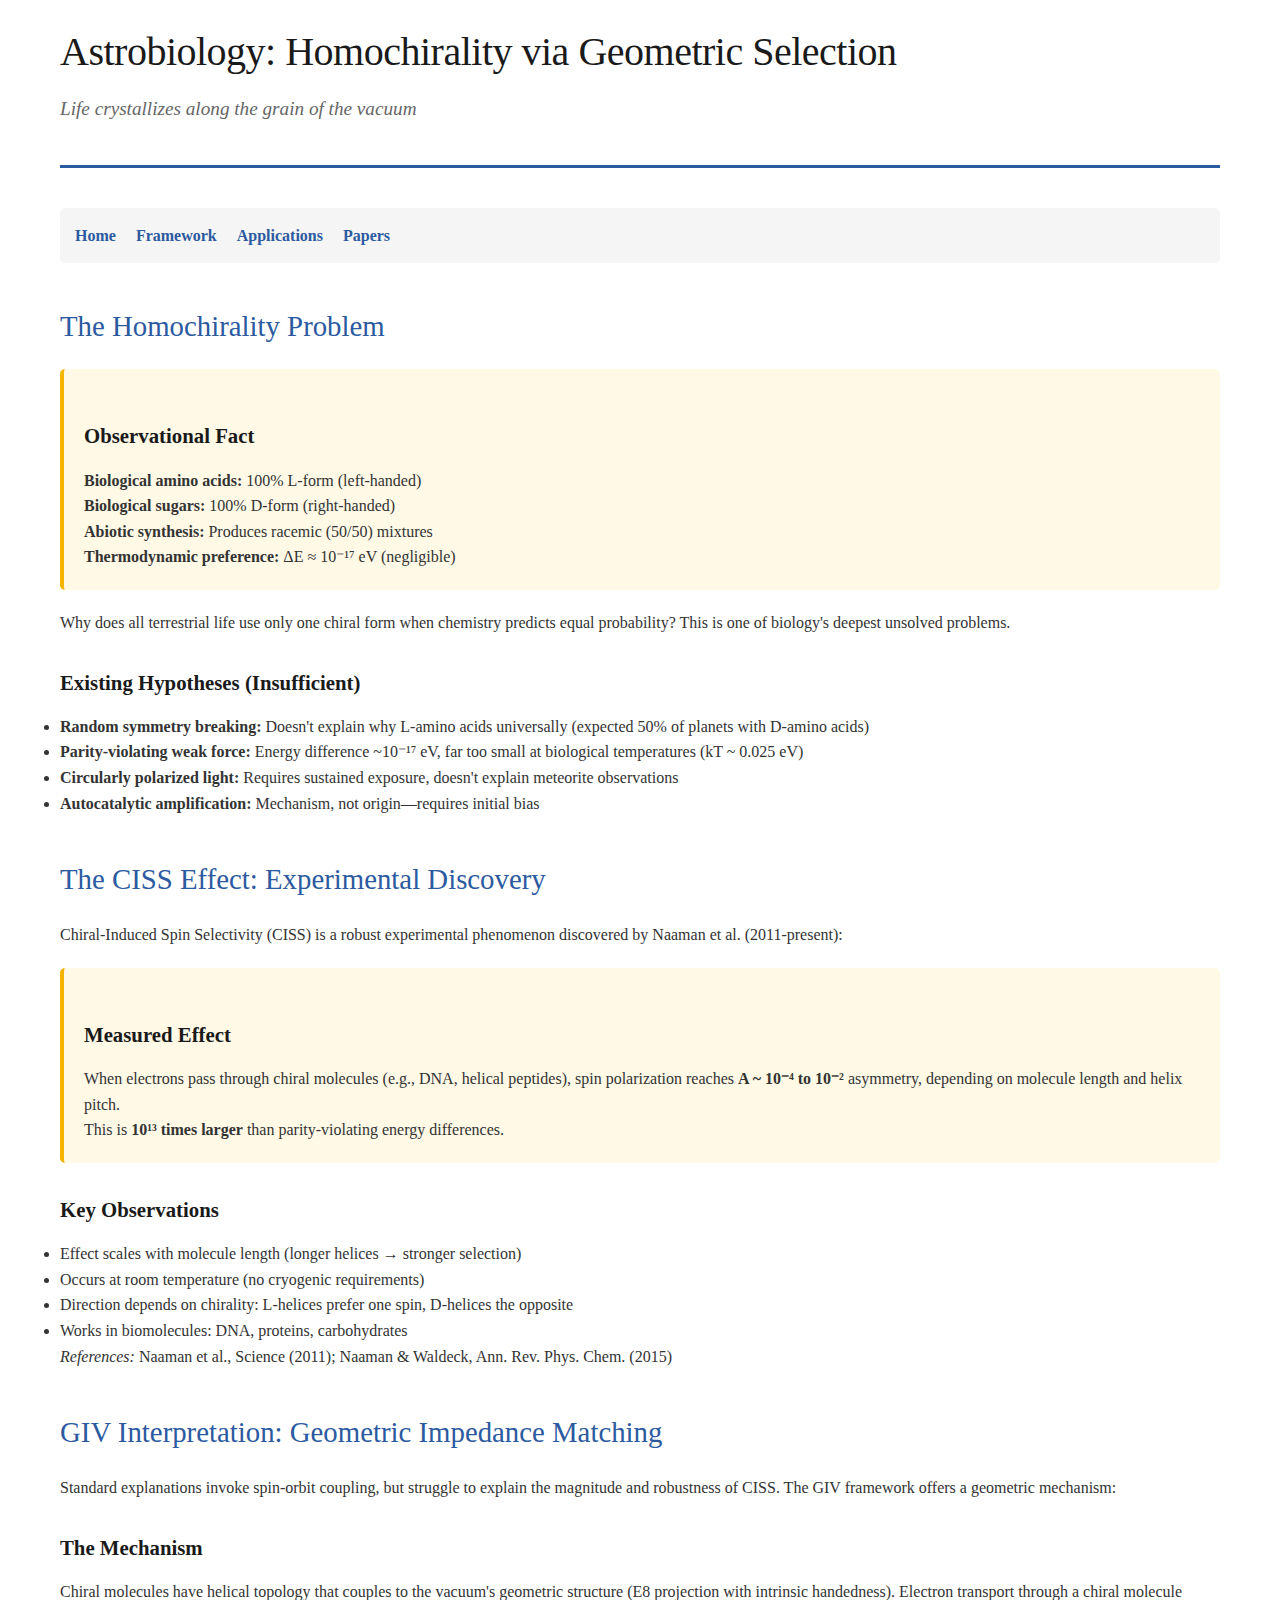
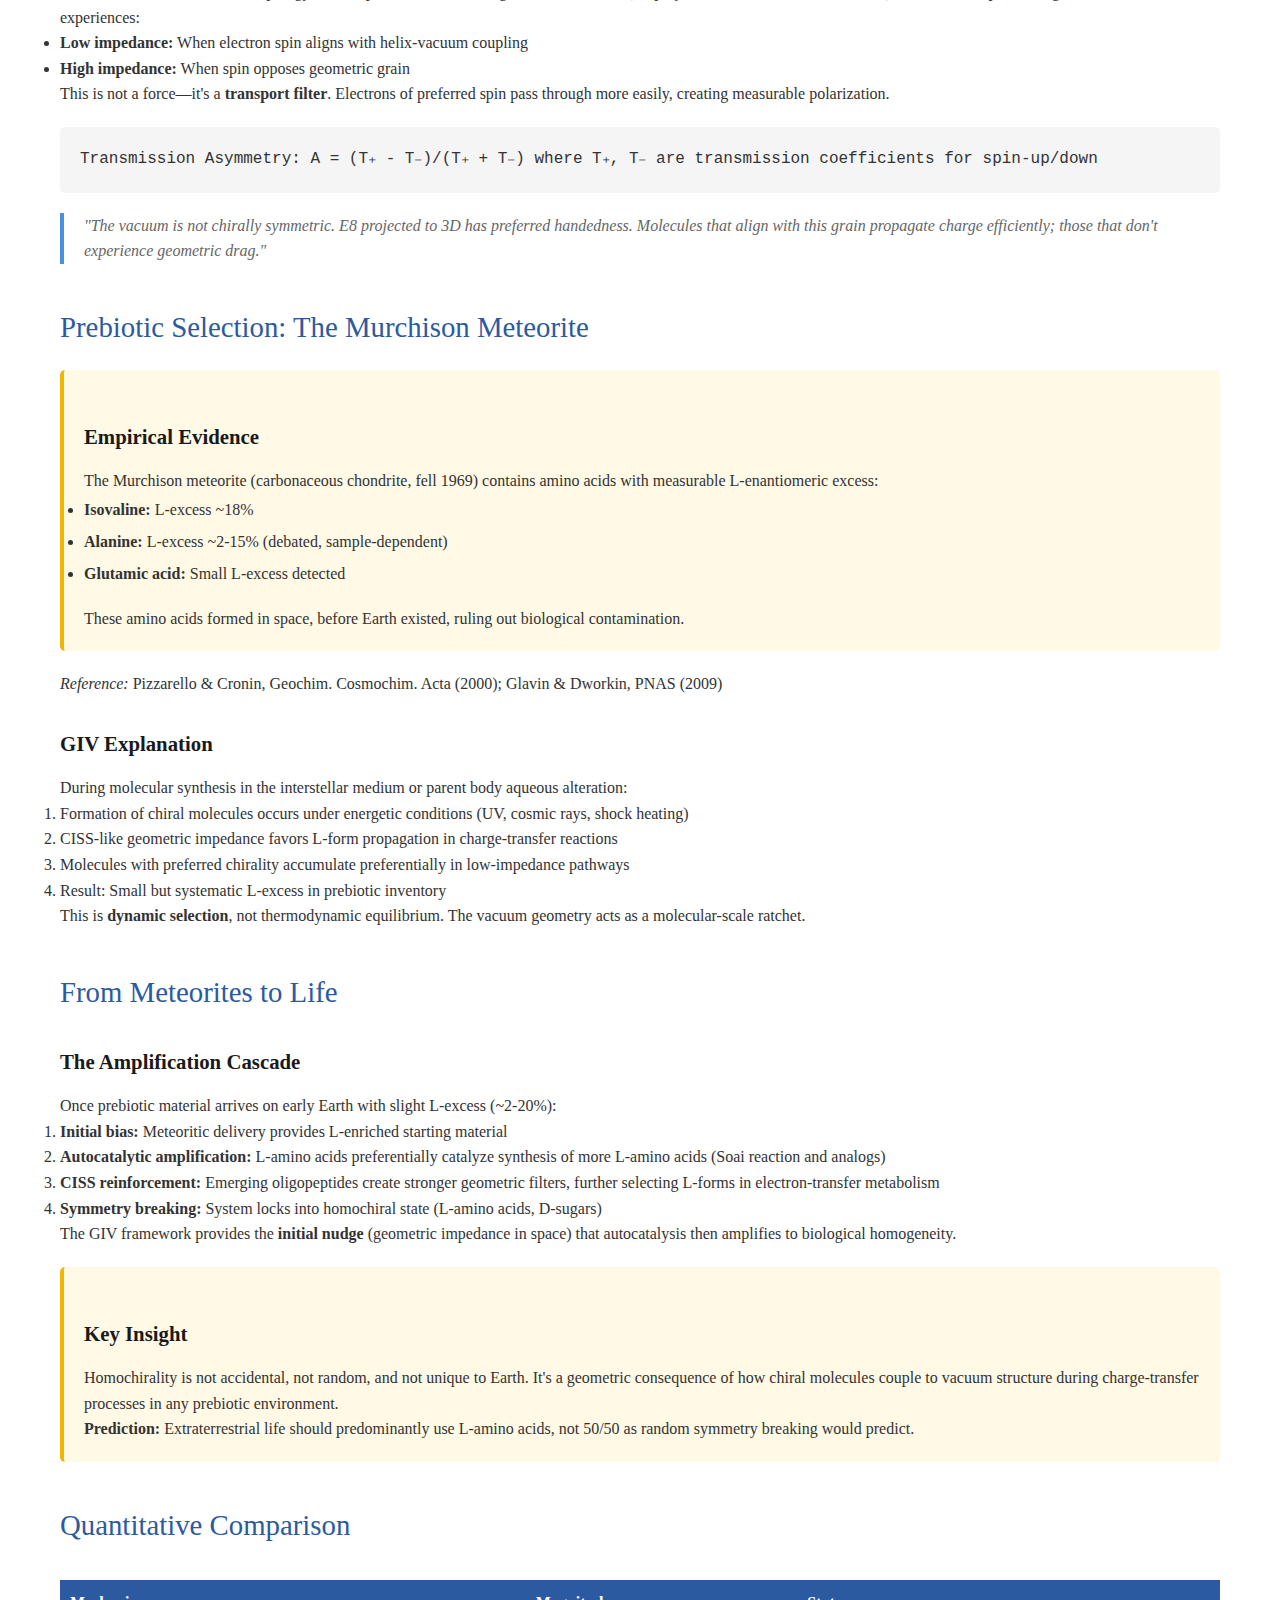
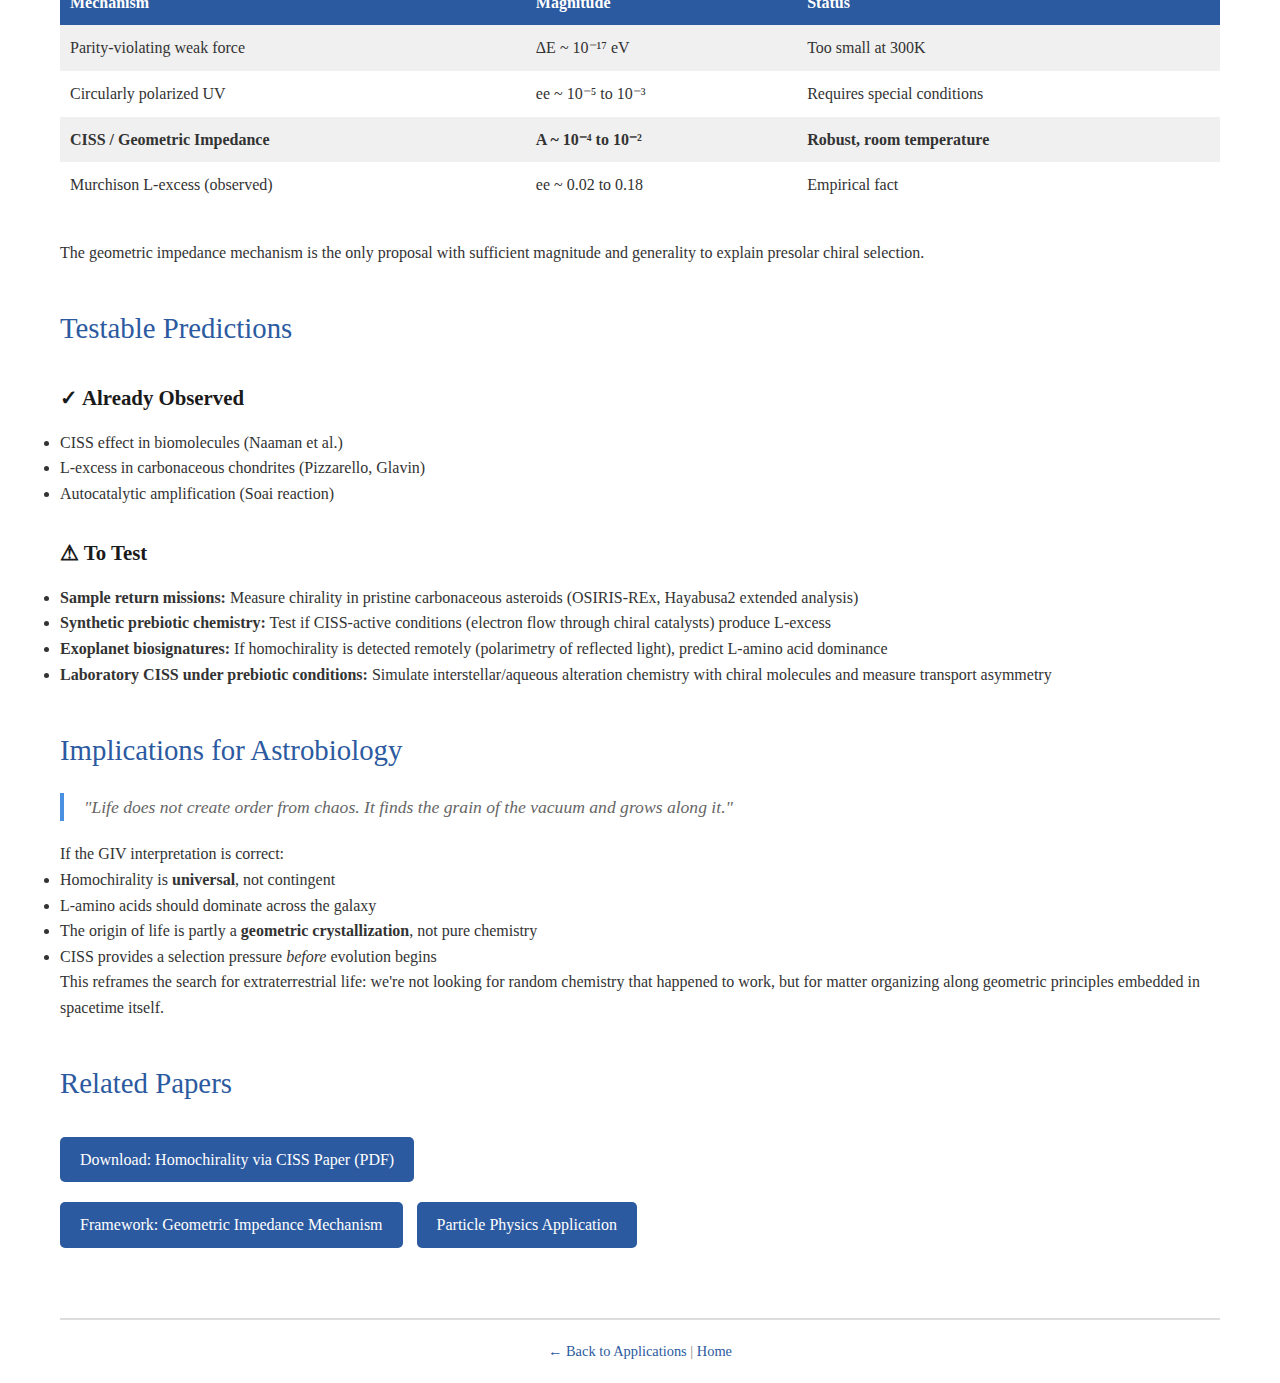
<file: applications/astrobiology/index.html>
<!DOCTYPE html>
<html lang="en">
<head>
    <meta charset="UTF-8">
    <meta name="viewport" content="width=device-width, initial-scale=1.0">
    <title>Astrobiology | GIV Theory</title>
    <link rel="stylesheet" href="../../css/style.css">
</head>
<body>
    <header>
        <h1>Astrobiology: Homochirality via Geometric Selection</h1>
        <p class="subtitle">Life crystallizes along the grain of the vacuum</p>
    </header>

    <nav>
        <ul>
            <li><a href="../../index.html">Home</a></li>
            <li><a href="../../framework/index.html">Framework</a></li>
            <li><a href="../index.html">Applications</a></li>
            <li><a href="../../papers/index.html">Papers</a></li>
        </ul>
    </nav>

    <section>
        <h2>The Homochirality Problem</h2>

        <div class="key-result">
            <h3>Observational Fact</h3>
            <p>
                <strong>Biological amino acids:</strong> 100% L-form (left-handed)<br>
                <strong>Biological sugars:</strong> 100% D-form (right-handed)<br>
                <strong>Abiotic synthesis:</strong> Produces racemic (50/50) mixtures<br>
                <strong>Thermodynamic preference:</strong> ΔE ≈ 10⁻¹⁷ eV (negligible)
            </p>
        </div>

        <p>
            Why does all terrestrial life use only one chiral form when chemistry predicts equal probability?
            This is one of biology's deepest unsolved problems.
        </p>

        <h3>Existing Hypotheses (Insufficient)</h3>
        <ul>
            <li><strong>Random symmetry breaking:</strong> Doesn't explain why L-amino acids universally (expected 50% of planets with D-amino acids)</li>
            <li><strong>Parity-violating weak force:</strong> Energy difference ~10⁻¹⁷ eV, far too small at biological temperatures (kT ~ 0.025 eV)</li>
            <li><strong>Circularly polarized light:</strong> Requires sustained exposure, doesn't explain meteorite observations</li>
            <li><strong>Autocatalytic amplification:</strong> Mechanism, not origin—requires initial bias</li>
        </ul>
    </section>

    <section>
        <h2>The CISS Effect: Experimental Discovery</h2>

        <p>
            Chiral-Induced Spin Selectivity (CISS) is a robust experimental phenomenon discovered
            by Naaman et al. (2011-present):
        </p>

        <div class="key-result">
            <h3>Measured Effect</h3>
            <p>
                When electrons pass through chiral molecules (e.g., DNA, helical peptides), spin
                polarization reaches <strong>A ~ 10⁻⁴ to 10⁻²</strong> asymmetry, depending on
                molecule length and helix pitch.
            </p>
            <p>
                This is <strong>10¹³ times larger</strong> than parity-violating energy differences.
            </p>
        </div>

        <h3>Key Observations</h3>
        <ul>
            <li>Effect scales with molecule length (longer helices → stronger selection)</li>
            <li>Occurs at room temperature (no cryogenic requirements)</li>
            <li>Direction depends on chirality: L-helices prefer one spin, D-helices the opposite</li>
            <li>Works in biomolecules: DNA, proteins, carbohydrates</li>
        </ul>

        <p>
            <em>References:</em> Naaman et al., Science (2011); Naaman & Waldeck, Ann. Rev. Phys. Chem. (2015)
        </p>
    </section>

    <section>
        <h2>GIV Interpretation: Geometric Impedance Matching</h2>

        <p>
            Standard explanations invoke spin-orbit coupling, but struggle to explain the magnitude
            and robustness of CISS. The GIV framework offers a geometric mechanism:
        </p>

        <h3>The Mechanism</h3>
        <p>
            Chiral molecules have helical topology that couples to the vacuum's geometric structure
            (E8 projection with intrinsic handedness). Electron transport through a chiral molecule
            experiences:
        </p>

        <ul>
            <li><strong>Low impedance:</strong> When electron spin aligns with helix-vacuum coupling</li>
            <li><strong>High impedance:</strong> When spin opposes geometric grain</li>
        </ul>

        <p>
            This is not a force—it's a <strong>transport filter</strong>. Electrons of preferred spin
            pass through more easily, creating measurable polarization.
        </p>

        <div class="equation">
            Transmission Asymmetry:  A = (T₊ - T₋)/(T₊ + T₋)

            where T₊, T₋ are transmission coefficients for spin-up/down
        </div>

        <blockquote>
            "The vacuum is not chirally symmetric. E8 projected to 3D has preferred handedness.
            Molecules that align with this grain propagate charge efficiently; those that don't
            experience geometric drag."
        </blockquote>
    </section>

    <section>
        <h2>Prebiotic Selection: The Murchison Meteorite</h2>

        <div class="key-result">
            <h3>Empirical Evidence</h3>
            <p>
                The Murchison meteorite (carbonaceous chondrite, fell 1969) contains amino acids
                with measurable L-enantiomeric excess:
            </p>
            <ul style="line-height: 2;">
                <li><strong>Isovaline:</strong> L-excess ~18%</li>
                <li><strong>Alanine:</strong> L-excess ~2-15% (debated, sample-dependent)</li>
                <li><strong>Glutamic acid:</strong> Small L-excess detected</li>
            </ul>
            <p style="margin-top: 1em;">
                These amino acids formed in space, before Earth existed, ruling out biological contamination.
            </p>
        </div>

        <p>
            <em>Reference:</em> Pizzarello & Cronin, Geochim. Cosmochim. Acta (2000); Glavin & Dworkin, PNAS (2009)
        </p>

        <h3>GIV Explanation</h3>
        <p>
            During molecular synthesis in the interstellar medium or parent body aqueous alteration:
        </p>
        <ol>
            <li>Formation of chiral molecules occurs under energetic conditions (UV, cosmic rays, shock heating)</li>
            <li>CISS-like geometric impedance favors L-form propagation in charge-transfer reactions</li>
            <li>Molecules with preferred chirality accumulate preferentially in low-impedance pathways</li>
            <li>Result: Small but systematic L-excess in prebiotic inventory</li>
        </ol>

        <p>
            This is <strong>dynamic selection</strong>, not thermodynamic equilibrium. The vacuum
            geometry acts as a molecular-scale ratchet.
        </p>
    </section>

    <section>
        <h2>From Meteorites to Life</h2>

        <h3>The Amplification Cascade</h3>
        <p>
            Once prebiotic material arrives on early Earth with slight L-excess (~2-20%):
        </p>

        <ol>
            <li><strong>Initial bias:</strong> Meteoritic delivery provides L-enriched starting material</li>
            <li><strong>Autocatalytic amplification:</strong> L-amino acids preferentially catalyze synthesis of more L-amino acids (Soai reaction and analogs)</li>
            <li><strong>CISS reinforcement:</strong> Emerging oligopeptides create stronger geometric filters, further selecting L-forms in electron-transfer metabolism</li>
            <li><strong>Symmetry breaking:</strong> System locks into homochiral state (L-amino acids, D-sugars)</li>
        </ol>

        <p>
            The GIV framework provides the <strong>initial nudge</strong> (geometric impedance in space)
            that autocatalysis then amplifies to biological homogeneity.
        </p>

        <div class="key-result">
            <h3>Key Insight</h3>
            <p>
                Homochirality is not accidental, not random, and not unique to Earth. It's a
                geometric consequence of how chiral molecules couple to vacuum structure during
                charge-transfer processes in any prebiotic environment.
            </p>
            <p>
                <strong>Prediction:</strong> Extraterrestrial life should predominantly use L-amino acids,
                not 50/50 as random symmetry breaking would predict.
            </p>
        </div>
    </section>

    <section>
        <h2>Quantitative Comparison</h2>

        <table style="width: 100%; border-collapse: collapse; margin: 2em 0;">
            <thead>
                <tr style="background: #2c5aa0; color: white;">
                    <th style="padding: 10px; text-align: left;">Mechanism</th>
                    <th style="padding: 10px; text-align: left;">Magnitude</th>
                    <th style="padding: 10px; text-align: left;">Status</th>
                </tr>
            </thead>
            <tbody>
                <tr style="background: #f0f0f0;">
                    <td style="padding: 10px;">Parity-violating weak force</td>
                    <td style="padding: 10px;">ΔE ~ 10⁻¹⁷ eV</td>
                    <td style="padding: 10px;">Too small at 300K</td>
                </tr>
                <tr>
                    <td style="padding: 10px;">Circularly polarized UV</td>
                    <td style="padding: 10px;">ee ~ 10⁻⁵ to 10⁻³</td>
                    <td style="padding: 10px;">Requires special conditions</td>
                </tr>
                <tr style="background: #f0f0f0;">
                    <td style="padding: 10px;"><strong>CISS / Geometric Impedance</strong></td>
                    <td style="padding: 10px;"><strong>A ~ 10⁻⁴ to 10⁻²</strong></td>
                    <td style="padding: 10px;"><strong>Robust, room temperature</strong></td>
                </tr>
                <tr>
                    <td style="padding: 10px;">Murchison L-excess (observed)</td>
                    <td style="padding: 10px;">ee ~ 0.02 to 0.18</td>
                    <td style="padding: 10px;">Empirical fact</td>
                </tr>
            </tbody>
        </table>

        <p>
            The geometric impedance mechanism is the only proposal with sufficient magnitude and
            generality to explain presolar chiral selection.
        </p>
    </section>

    <section>
        <h2>Testable Predictions</h2>

        <h3>✓ Already Observed</h3>
        <ul>
            <li>CISS effect in biomolecules (Naaman et al.)</li>
            <li>L-excess in carbonaceous chondrites (Pizzarello, Glavin)</li>
            <li>Autocatalytic amplification (Soai reaction)</li>
        </ul>

        <h3>⚠ To Test</h3>
        <ul>
            <li><strong>Sample return missions:</strong> Measure chirality in pristine carbonaceous asteroids (OSIRIS-REx, Hayabusa2 extended analysis)</li>
            <li><strong>Synthetic prebiotic chemistry:</strong> Test if CISS-active conditions (electron flow through chiral catalysts) produce L-excess</li>
            <li><strong>Exoplanet biosignatures:</strong> If homochirality is detected remotely (polarimetry of reflected light), predict L-amino acid dominance</li>
            <li><strong>Laboratory CISS under prebiotic conditions:</strong> Simulate interstellar/aqueous alteration chemistry with chiral molecules and measure transport asymmetry</li>
        </ul>
    </section>

    <section>
        <h2>Implications for Astrobiology</h2>

        <blockquote style="font-size: 1.1em;">
            "Life does not create order from chaos. It finds the grain of the vacuum and grows along it."
        </blockquote>

        <p>
            If the GIV interpretation is correct:
        </p>
        <ul>
            <li>Homochirality is <strong>universal</strong>, not contingent</li>
            <li>L-amino acids should dominate across the galaxy</li>
            <li>The origin of life is partly a <strong>geometric crystallization</strong>, not pure chemistry</li>
            <li>CISS provides a selection pressure <em>before</em> evolution begins</li>
        </ul>

        <p>
            This reframes the search for extraterrestrial life: we're not looking for random chemistry
            that happened to work, but for matter organizing along geometric principles embedded in
            spacetime itself.
        </p>
    </section>

    <section>
        <h2>Related Papers</h2>
        <p>
            <a href="../../papers/Homochirality_CISS.pdf" class="paper-link">Download: Homochirality via CISS Paper (PDF)</a>
        </p>
        <p>
            <a href="../../framework/index.html" class="paper-link">Framework: Geometric Impedance Mechanism</a>
            <a href="../particle-physics/index.html" class="paper-link">Particle Physics Application</a>
        </p>
    </section>

    <footer>
        <p><a href="../index.html">← Back to Applications</a> | <a href="../../index.html">Home</a></p>
    </footer>
</body>
</html>
</file>
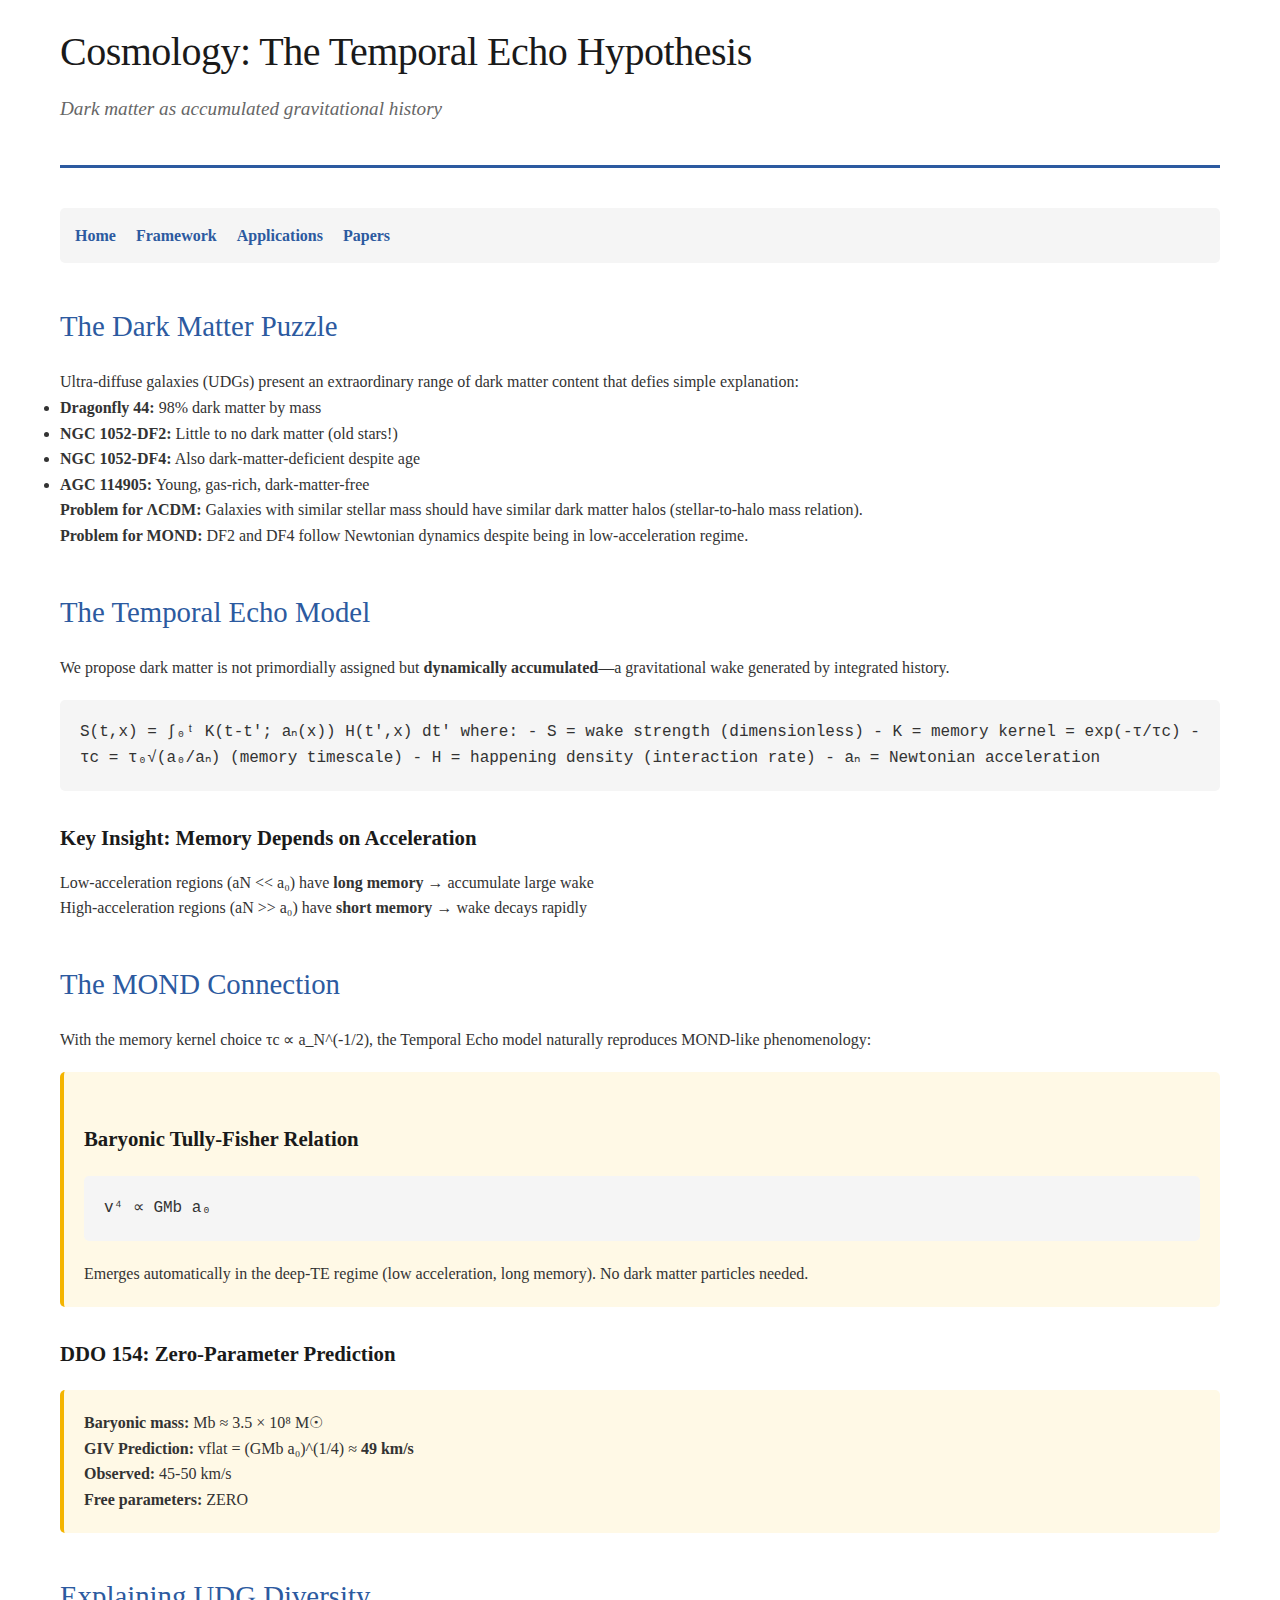
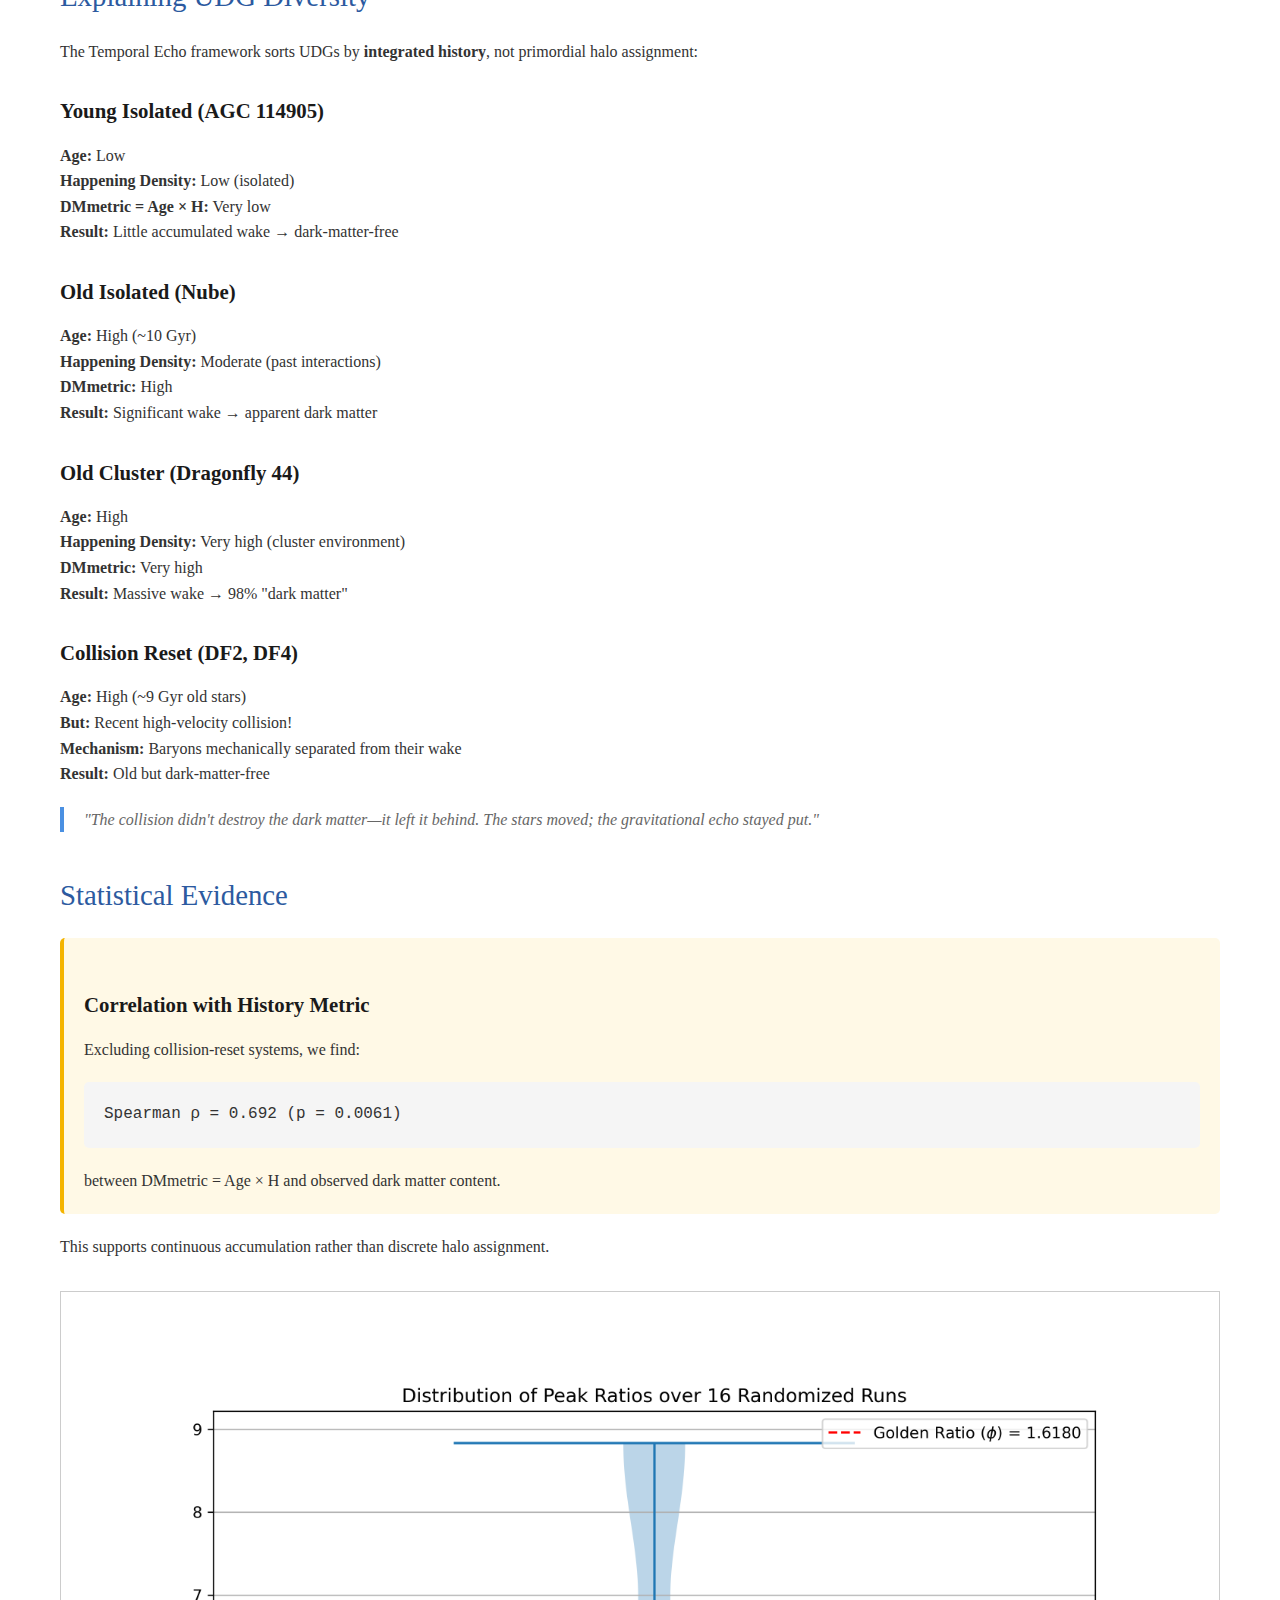
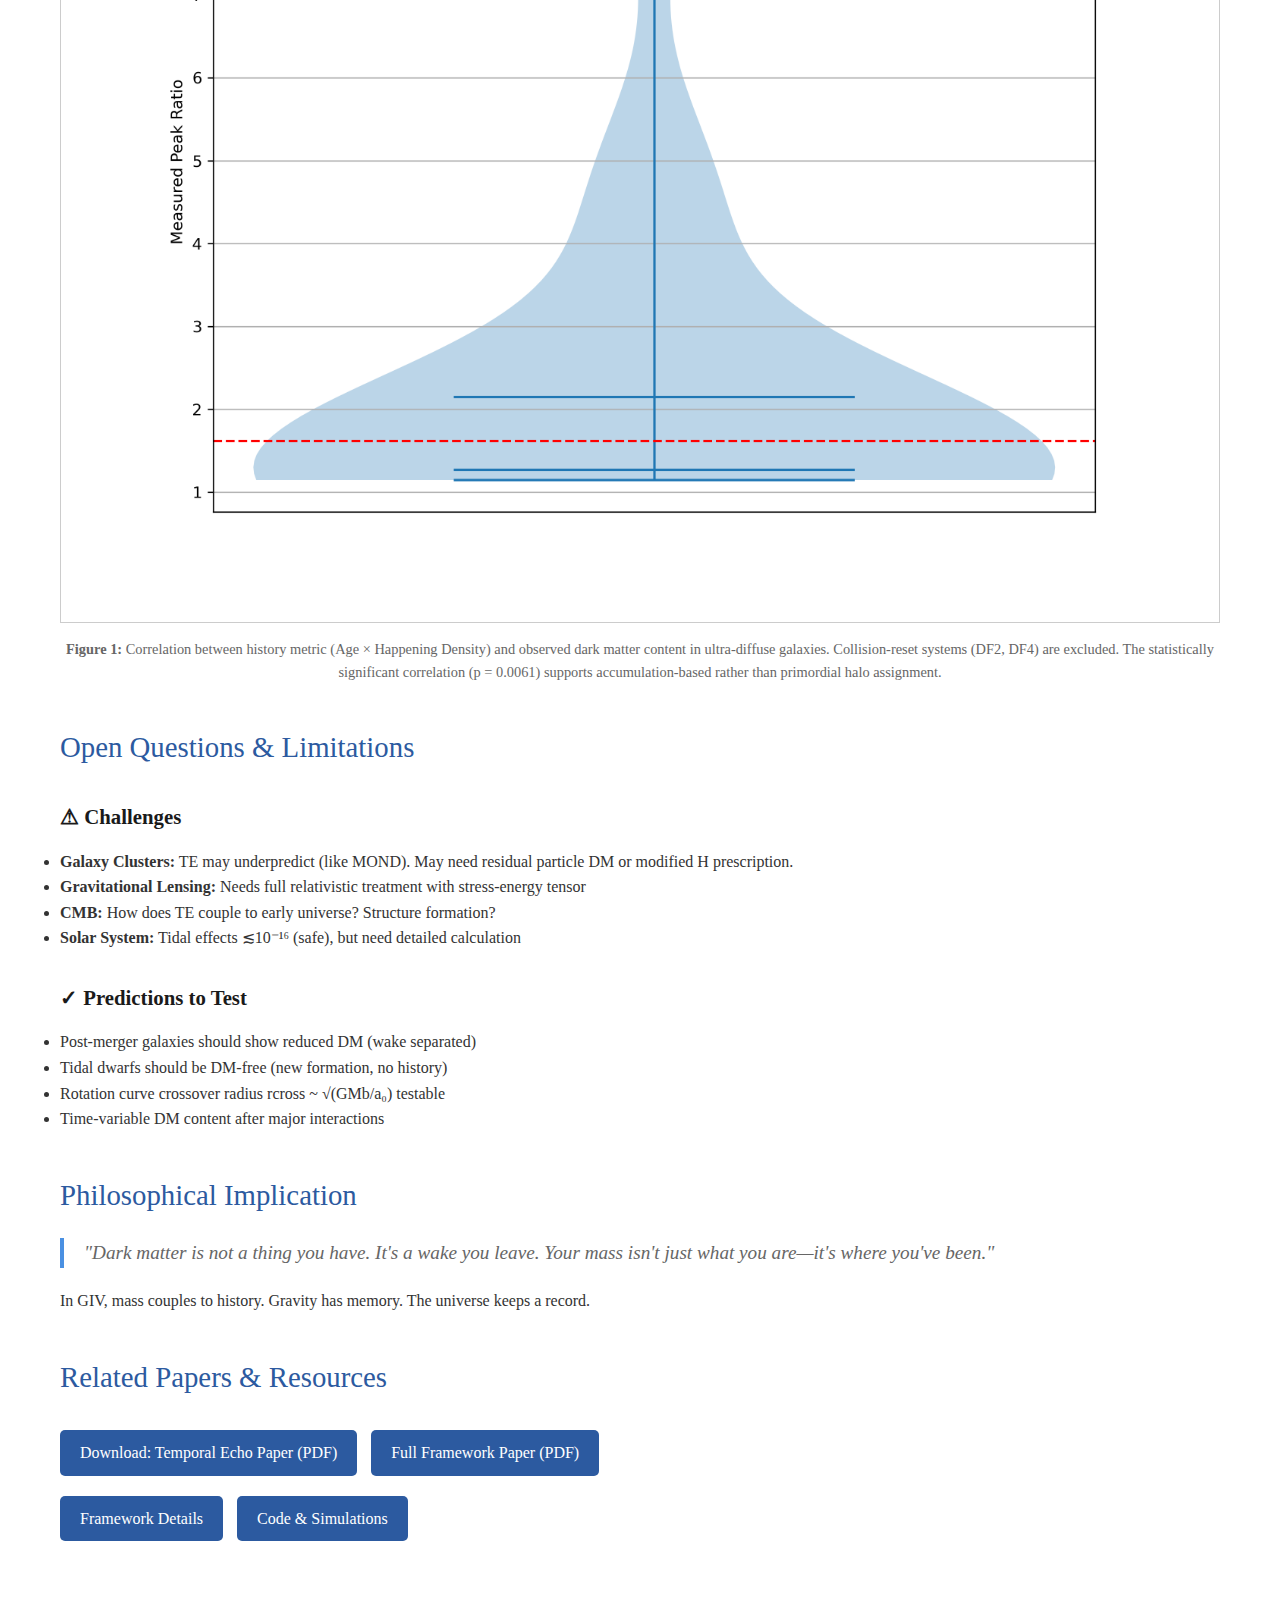
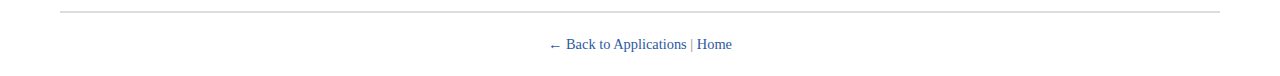
<file: applications/cosmology/index.html>
<!DOCTYPE html>
<html lang="en">
<head>
    <meta charset="UTF-8">
    <meta name="viewport" content="width=device-width, initial-scale=1.0">
    <title>Cosmology: Temporal Echo | GIV Theory</title>
    <link rel="stylesheet" href="../../css/style.css">
</head>
<body>
    <header>
        <h1>Cosmology: The Temporal Echo Hypothesis</h1>
        <p class="subtitle">Dark matter as accumulated gravitational history</p>
    </header>

    <nav>
        <ul>
            <li><a href="../../index.html">Home</a></li>
            <li><a href="../../framework/index.html">Framework</a></li>
            <li><a href="../index.html">Applications</a></li>
            <li><a href="../../papers/index.html">Papers</a></li>
        </ul>
    </nav>

    <section>
        <h2>The Dark Matter Puzzle</h2>
        <p>
            Ultra-diffuse galaxies (UDGs) present an extraordinary range of dark matter content
            that defies simple explanation:
        </p>

        <ul>
            <li><strong>Dragonfly 44:</strong> 98% dark matter by mass</li>
            <li><strong>NGC 1052-DF2:</strong> Little to no dark matter (old stars!)</li>
            <li><strong>NGC 1052-DF4:</strong> Also dark-matter-deficient despite age</li>
            <li><strong>AGC 114905:</strong> Young, gas-rich, dark-matter-free</li>
        </ul>

        <p>
            <strong>Problem for ΛCDM:</strong> Galaxies with similar stellar mass should have
            similar dark matter halos (stellar-to-halo mass relation).
        </p>

        <p>
            <strong>Problem for MOND:</strong> DF2 and DF4 follow Newtonian dynamics despite
            being in low-acceleration regime.
        </p>
    </section>

    <section>
        <h2>The Temporal Echo Model</h2>

        <p>
            We propose dark matter is not primordially assigned but <strong>dynamically accumulated</strong>—a
            gravitational wake generated by integrated history.
        </p>

        <div class="equation">
            S(t,x) = ∫₀ᵗ K(t-t'; aₙ(x)) H(t',x) dt'

            where:
            - S = wake strength (dimensionless)
            - K = memory kernel = exp(-τ/τc)
            - τc = τ₀√(a₀/aₙ) (memory timescale)
            - H = happening density (interaction rate)
            - aₙ = Newtonian acceleration
        </div>

        <h3>Key Insight: Memory Depends on Acceleration</h3>
        <p>
            Low-acceleration regions (aN << a₀) have <strong>long memory</strong> → accumulate large wake<br>
            High-acceleration regions (aN >> a₀) have <strong>short memory</strong> → wake decays rapidly
        </p>
    </section>

    <section>
        <h2>The MOND Connection</h2>

        <p>
            With the memory kernel choice τc ∝ a_N^(-1/2), the Temporal Echo model naturally reproduces
            MOND-like phenomenology:
        </p>

        <div class="key-result">
            <h3>Baryonic Tully-Fisher Relation</h3>
            <div class="equation">
                v⁴ ∝ GMb a₀
            </div>
            <p>
                Emerges automatically in the deep-TE regime (low acceleration, long memory).
                No dark matter particles needed.
            </p>
        </div>

        <h3>DDO 154: Zero-Parameter Prediction</h3>
        <div class="key-result">
            <p><strong>Baryonic mass:</strong> Mb ≈ 3.5 × 10⁸ M☉</p>
            <p><strong>GIV Prediction:</strong> vflat = (GMb a₀)^(1/4) ≈ <strong>49 km/s</strong></p>
            <p><strong>Observed:</strong> 45-50 km/s</p>
            <p><strong>Free parameters:</strong> ZERO</p>
        </div>
    </section>

    <section>
        <h2>Explaining UDG Diversity</h2>

        <p>
            The Temporal Echo framework sorts UDGs by <strong>integrated history</strong>,
            not primordial halo assignment:
        </p>

        <h3>Young Isolated (AGC 114905)</h3>
        <p>
            <strong>Age:</strong> Low<br>
            <strong>Happening Density:</strong> Low (isolated)<br>
            <strong>DMmetric = Age × H:</strong> Very low<br>
            <strong>Result:</strong> Little accumulated wake → dark-matter-free
        </p>

        <h3>Old Isolated (Nube)</h3>
        <p>
            <strong>Age:</strong> High (~10 Gyr)<br>
            <strong>Happening Density:</strong> Moderate (past interactions)<br>
            <strong>DMmetric:</strong> High<br>
            <strong>Result:</strong> Significant wake → apparent dark matter
        </p>

        <h3>Old Cluster (Dragonfly 44)</h3>
        <p>
            <strong>Age:</strong> High<br>
            <strong>Happening Density:</strong> Very high (cluster environment)<br>
            <strong>DMmetric:</strong> Very high<br>
            <strong>Result:</strong> Massive wake → 98% "dark matter"
        </p>

        <h3>Collision Reset (DF2, DF4)</h3>
        <p>
            <strong>Age:</strong> High (~9 Gyr old stars)<br>
            <strong>But:</strong> Recent high-velocity collision!<br>
            <strong>Mechanism:</strong> Baryons mechanically separated from their wake<br>
            <strong>Result:</strong> Old but dark-matter-free
        </p>

        <blockquote>
            "The collision didn't destroy the dark matter—it left it behind. The stars moved;
            the gravitational echo stayed put."
        </blockquote>
    </section>

    <section>
        <h2>Statistical Evidence</h2>

        <div class="key-result">
            <h3>Correlation with History Metric</h3>
            <p>
                Excluding collision-reset systems, we find:
            </p>
            <div class="equation">
                Spearman ρ = 0.692 (p = 0.0061)
            </div>
            <p>
                between DMmetric = Age × H and observed dark matter content.
            </p>
        </div>

        <p>
            This supports continuous accumulation rather than discrete halo assignment.
        </p>

        <div style="text-align: center; margin: 2em 0;">
            <img src="../../images/Storm_Test_Result_Final.png" alt="UDG Dark Matter Correlation" style="max-width: 100%; height: auto; border: 1px solid #ccc; padding: 10px; background: white;">
            <p style="font-size: 0.9em; color: #666; margin-top: 0.5em;">
                <strong>Figure 1:</strong> Correlation between history metric (Age × Happening Density)
                and observed dark matter content in ultra-diffuse galaxies. Collision-reset systems
                (DF2, DF4) are excluded. The statistically significant correlation (p = 0.0061)
                supports accumulation-based rather than primordial halo assignment.
            </p>
        </div>
    </section>

    <section>
        <h2>Open Questions & Limitations</h2>

        <h3>⚠ Challenges</h3>
        <ul>
            <li><strong>Galaxy Clusters:</strong> TE may underpredict (like MOND). May need residual particle DM or modified H prescription.</li>
            <li><strong>Gravitational Lensing:</strong> Needs full relativistic treatment with stress-energy tensor</li>
            <li><strong>CMB:</strong> How does TE couple to early universe? Structure formation?</li>
            <li><strong>Solar System:</strong> Tidal effects ≲10⁻¹⁶ (safe), but need detailed calculation</li>
        </ul>

        <h3>✓ Predictions to Test</h3>
        <ul>
            <li>Post-merger galaxies should show reduced DM (wake separated)</li>
            <li>Tidal dwarfs should be DM-free (new formation, no history)</li>
            <li>Rotation curve crossover radius rcross ~ √(GMb/a₀) testable</li>
            <li>Time-variable DM content after major interactions</li>
        </ul>
    </section>

    <section>
        <h2>Philosophical Implication</h2>

        <blockquote style="font-size: 1.2em;">
            "Dark matter is not a thing you have. It's a wake you leave. Your mass
            isn't just what you are—it's where you've been."
        </blockquote>

        <p>
            In GIV, mass couples to history. Gravity has memory. The universe keeps a record.
        </p>
    </section>

    <section>
        <h2>Related Papers & Resources</h2>
        <p>
            <a href="../../papers/Temporal_Echo_UDG_v1.pdf" class="paper-link">Download: Temporal Echo Paper (PDF)</a>
            <a href="../../papers/GIV_Framework_2024.pdf" class="paper-link">Full Framework Paper (PDF)</a>
        </p>
        <p>
            <a href="../../framework/index.html" class="paper-link">Framework Details</a>
            <a href="../../code/index.html" class="paper-link">Code & Simulations</a>
        </p>
    </section>

    <footer>
        <p><a href="../index.html">← Back to Applications</a> | <a href="../../index.html">Home</a></p>
    </footer>
</body>
</html>
</file>
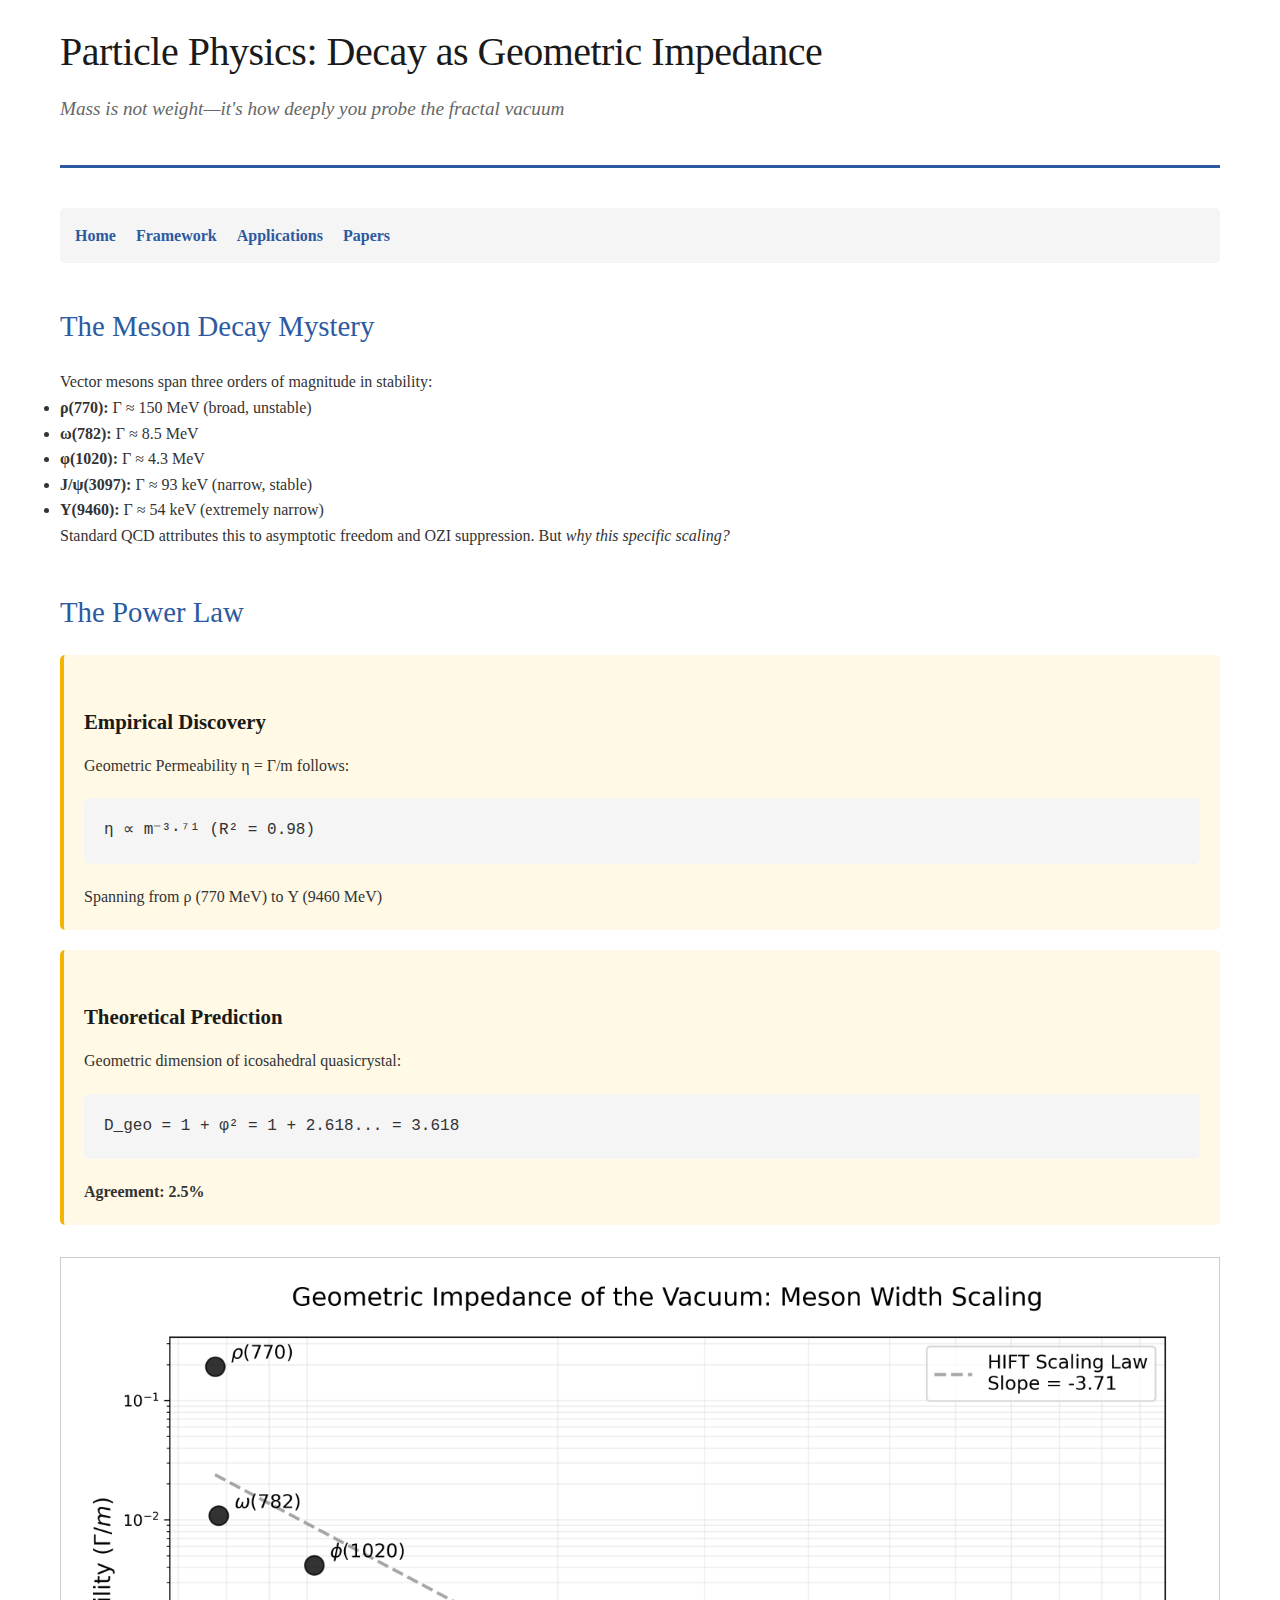
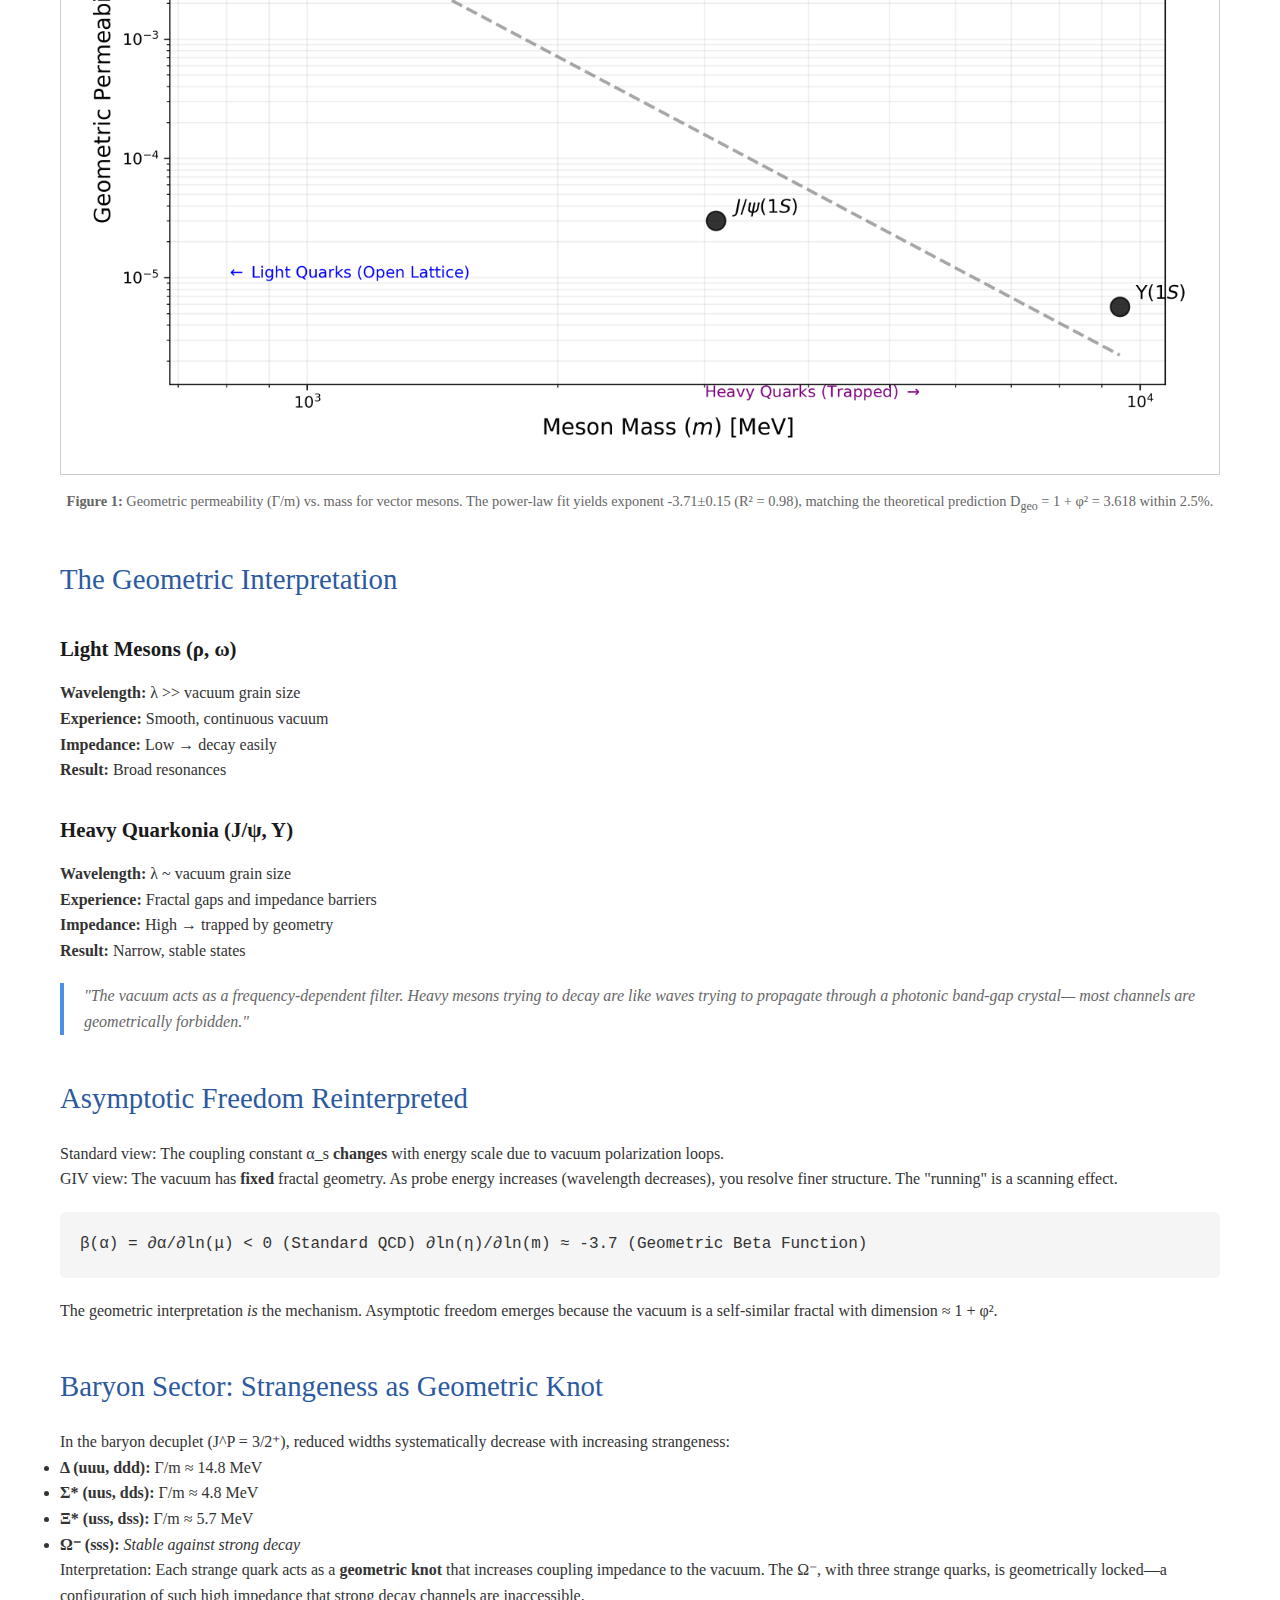
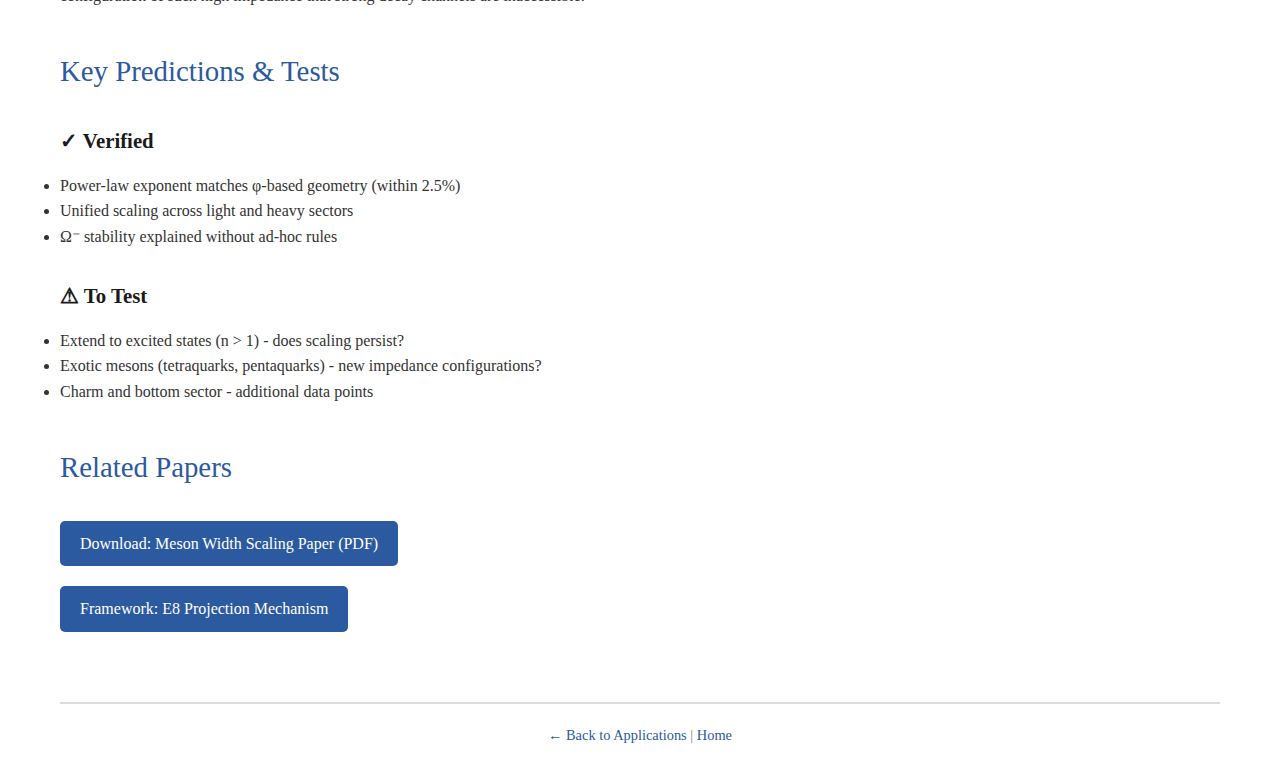
<file: applications/particle-physics/index.html>
<!DOCTYPE html>
<html lang="en">
<head>
    <meta charset="UTF-8">
    <meta name="viewport" content="width=device-width, initial-scale=1.0">
    <title>Particle Physics | GIV Theory</title>
    <link rel="stylesheet" href="../../css/style.css">
</head>
<body>
    <header>
        <h1>Particle Physics: Decay as Geometric Impedance</h1>
        <p class="subtitle">Mass is not weight—it's how deeply you probe the fractal vacuum</p>
    </header>

    <nav>
        <ul>
            <li><a href="../../index.html">Home</a></li>
            <li><a href="../../framework/index.html">Framework</a></li>
            <li><a href="../index.html">Applications</a></li>
            <li><a href="../../papers/index.html">Papers</a></li>
        </ul>
    </nav>

    <section>
        <h2>The Meson Decay Mystery</h2>
        <p>
            Vector mesons span three orders of magnitude in stability:
        </p>
        <ul>
            <li><strong>ρ(770):</strong> Γ ≈ 150 MeV (broad, unstable)</li>
            <li><strong>ω(782):</strong> Γ ≈ 8.5 MeV</li>
            <li><strong>φ(1020):</strong> Γ ≈ 4.3 MeV</li>
            <li><strong>J/ψ(3097):</strong> Γ ≈ 93 keV (narrow, stable)</li>
            <li><strong>Υ(9460):</strong> Γ ≈ 54 keV (extremely narrow)</li>
        </ul>

        <p>
            Standard QCD attributes this to asymptotic freedom and OZI suppression.
            But <em>why this specific scaling?</em>
        </p>
    </section>

    <section>
        <h2>The Power Law</h2>

        <div class="key-result">
            <h3>Empirical Discovery</h3>
            <p>Geometric Permeability η = Γ/m follows:</p>
            <div class="equation">
                η ∝ m⁻³·⁷¹   (R² = 0.98)
            </div>
            <p>Spanning from ρ (770 MeV) to Υ (9460 MeV)</p>
        </div>

        <div class="key-result">
            <h3>Theoretical Prediction</h3>
            <p>Geometric dimension of icosahedral quasicrystal:</p>
            <div class="equation">
                D_geo = 1 + φ² = 1 + 2.618... = 3.618
            </div>
            <p><strong>Agreement: 2.5%</strong></p>
        </div>
        <div style="text-align: center; margin: 2em 0;">
            <img src="../../images/meson_plot.png" alt="Meson Decay Width Scaling" style="max-width: 100%; height: auto; border: 1px solid #ccc; padding: 10px; background: white;">
            <p style="font-size: 0.9em; color: #666; margin-top: 0.5em;">
                <strong>Figure 1:</strong> Geometric permeability (Γ/m) vs. mass for vector mesons.
                The power-law fit yields exponent -3.71±0.15 (R² = 0.98), matching the theoretical
                prediction D<sub>geo</sub> = 1 + φ² = 3.618 within 2.5%.
            </p>
        </div>
    </section>

    <section>
        <h2>The Geometric Interpretation</h2>

        <h3>Light Mesons (ρ, ω)</h3>
        <p>
            <strong>Wavelength:</strong> λ >> vacuum grain size<br>
            <strong>Experience:</strong> Smooth, continuous vacuum<br>
            <strong>Impedance:</strong> Low → decay easily<br>
            <strong>Result:</strong> Broad resonances
        </p>

        <h3>Heavy Quarkonia (J/ψ, Υ)</h3>
        <p>
            <strong>Wavelength:</strong> λ ~ vacuum grain size<br>
            <strong>Experience:</strong> Fractal gaps and impedance barriers<br>
            <strong>Impedance:</strong> High → trapped by geometry<br>
            <strong>Result:</strong> Narrow, stable states
        </p>

        <blockquote>
            "The vacuum acts as a frequency-dependent filter. Heavy mesons trying to decay
            are like waves trying to propagate through a photonic band-gap crystal—
            most channels are geometrically forbidden."
        </blockquote>
    </section>

    <section>
        <h2>Asymptotic Freedom Reinterpreted</h2>

        <p>
            Standard view: The coupling constant α_s <strong>changes</strong> with energy scale
            due to vacuum polarization loops.
        </p>

        <p>
            GIV view: The vacuum has <strong>fixed</strong> fractal geometry. As probe energy
            increases (wavelength decreases), you resolve finer structure. The "running" is
            a scanning effect.
        </p>

        <div class="equation">
            β(α) = ∂α/∂ln(μ) < 0    (Standard QCD)

            ∂ln(η)/∂ln(m) ≈ -3.7    (Geometric Beta Function)
        </div>

        <p>
            The geometric interpretation <em>is</em> the mechanism. Asymptotic freedom emerges
            because the vacuum is a self-similar fractal with dimension ≈ 1 + φ².
        </p>
    </section>

    <section>
        <h2>Baryon Sector: Strangeness as Geometric Knot</h2>

        <p>
            In the baryon decuplet (J^P = 3/2⁺), reduced widths systematically decrease with
            increasing strangeness:
        </p>

        <ul>
            <li><strong>Δ (uuu, ddd):</strong> Γ/m ≈ 14.8 MeV</li>
            <li><strong>Σ* (uus, dds):</strong> Γ/m ≈ 4.8 MeV</li>
            <li><strong>Ξ* (uss, dss):</strong> Γ/m ≈ 5.7 MeV</li>
            <li><strong>Ω⁻ (sss):</strong> <em>Stable against strong decay</em></li>
        </ul>

        <p>
            Interpretation: Each strange quark acts as a <strong>geometric knot</strong> that
            increases coupling impedance to the vacuum. The Ω⁻, with three strange quarks,
            is geometrically locked—a configuration of such high impedance that strong decay
            channels are inaccessible.
        </p>
    </section>

    <section>
        <h2>Key Predictions & Tests</h2>

        <h3>✓ Verified</h3>
        <ul>
            <li>Power-law exponent matches φ-based geometry (within 2.5%)</li>
            <li>Unified scaling across light and heavy sectors</li>
            <li>Ω⁻ stability explained without ad-hoc rules</li>
        </ul>

        <h3>⚠ To Test</h3>
        <ul>
            <li>Extend to excited states (n > 1) - does scaling persist?</li>
            <li>Exotic mesons (tetraquarks, pentaquarks) - new impedance configurations?</li>
            <li>Charm and bottom sector - additional data points</li>
        </ul>
    </section>

    <section>
        <h2>Related Papers</h2>
        <p>
            <a href="../../papers/Meson_Width_Scaling_v1.pdf" class="paper-link">Download: Meson Width Scaling Paper (PDF)</a>
        </p>
        <p>
            <a href="../../framework/index.html" class="paper-link">Framework: E8 Projection Mechanism</a>
        </p>
    </section>

    <footer>
        <p><a href="../index.html">← Back to Applications</a> | <a href="../../index.html">Home</a></p>
    </footer>
</body>
</html>
</file>
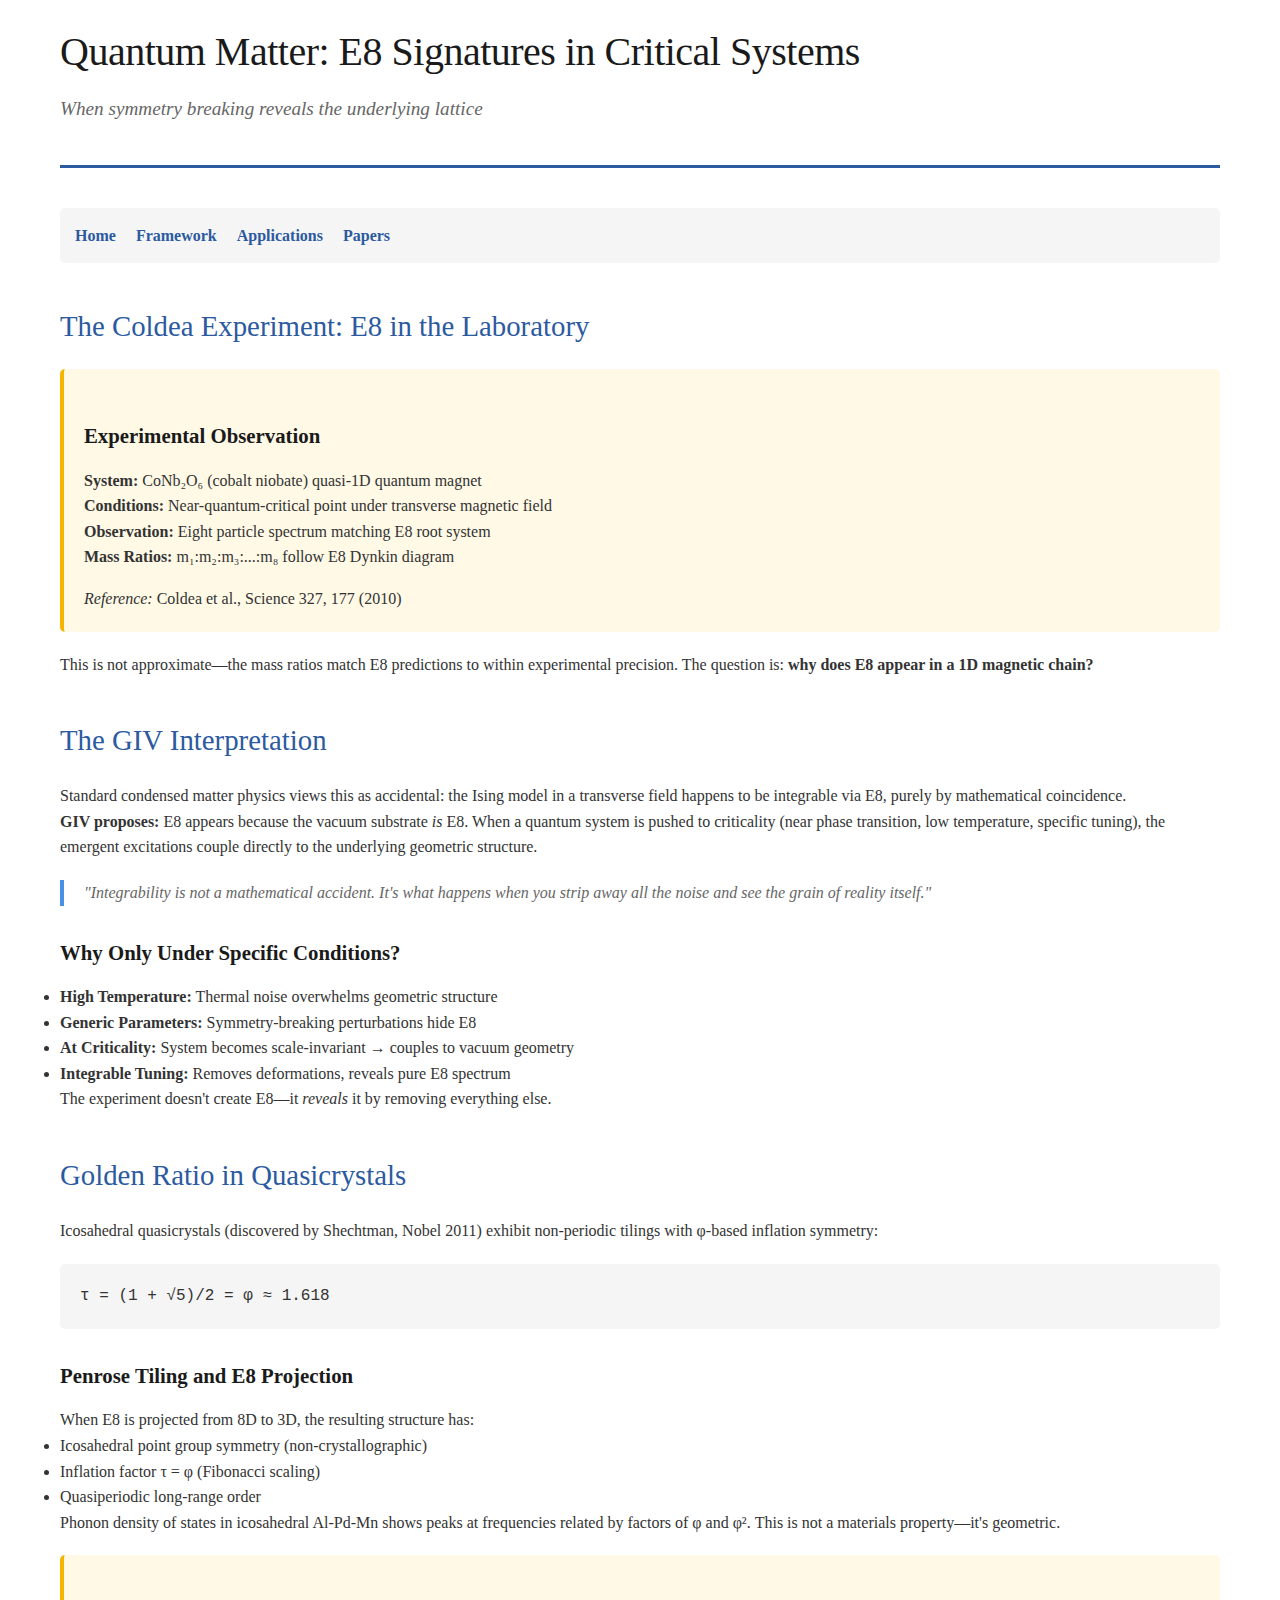
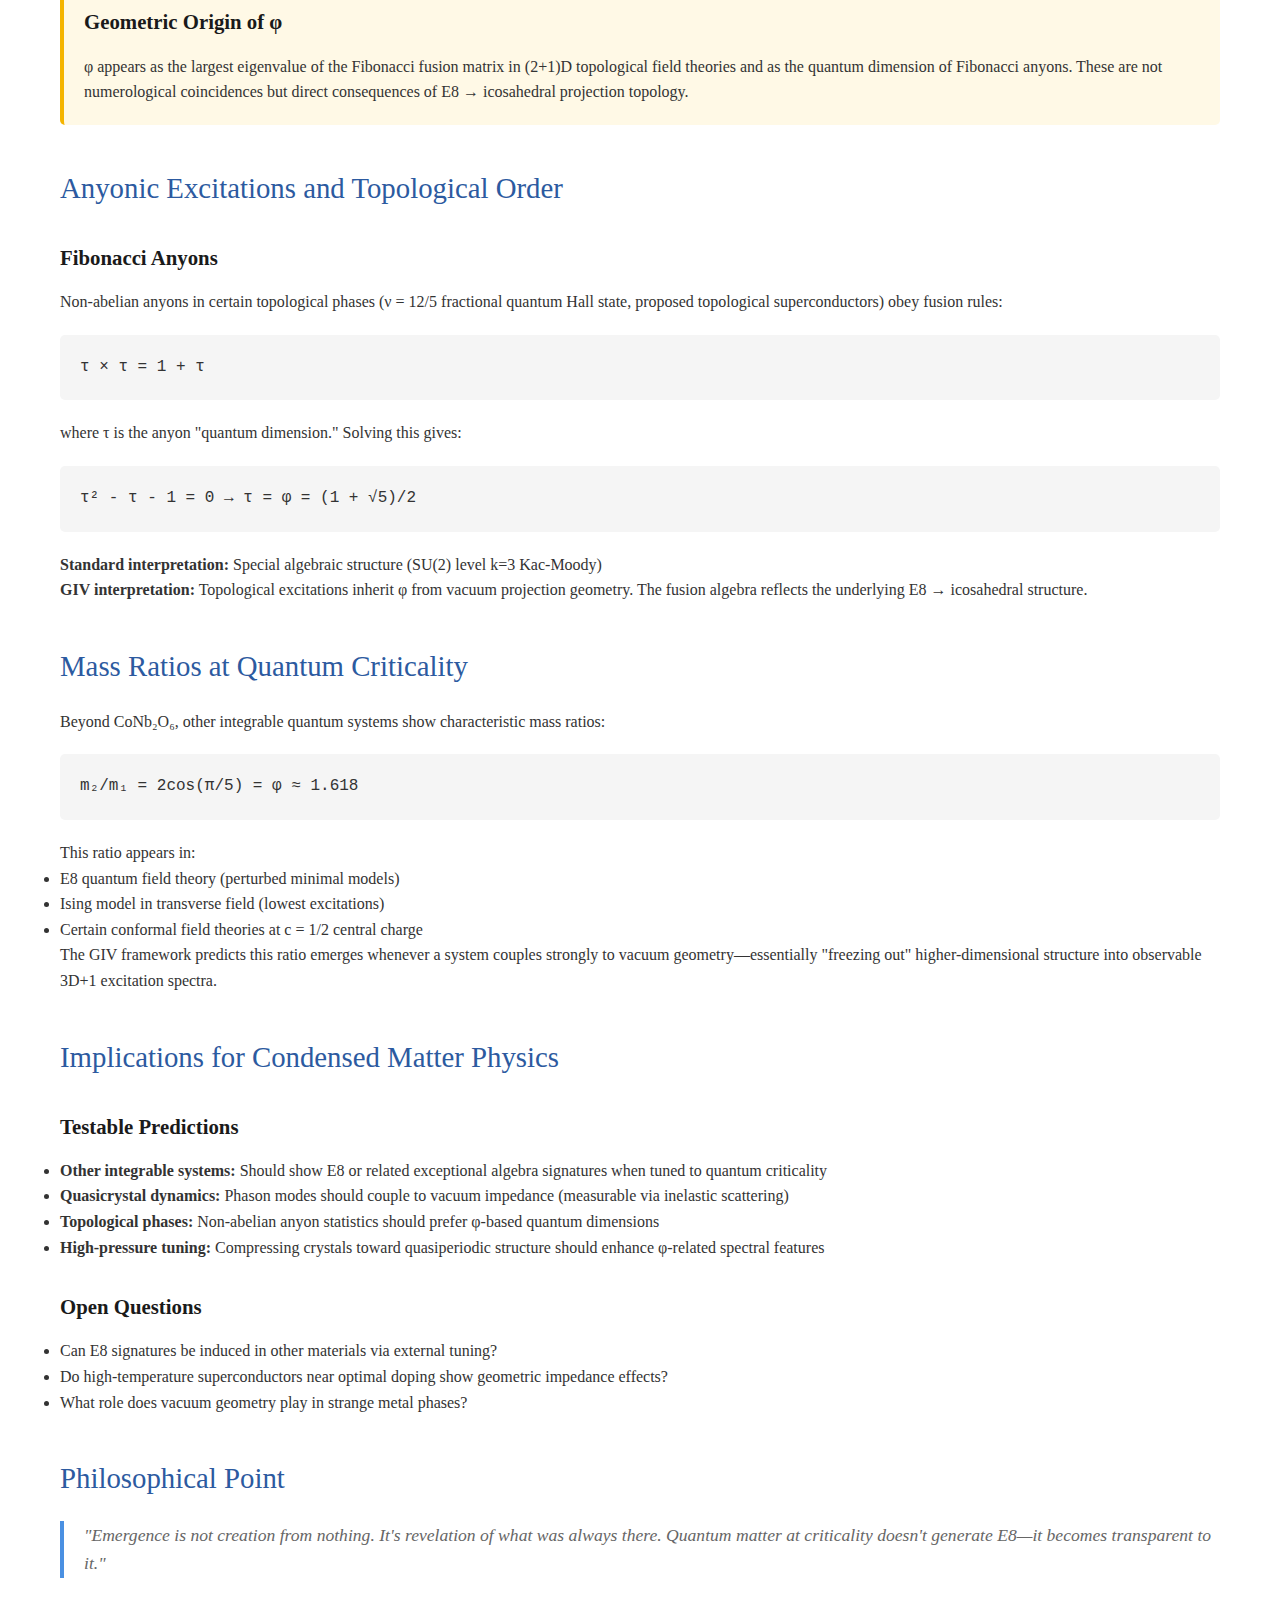
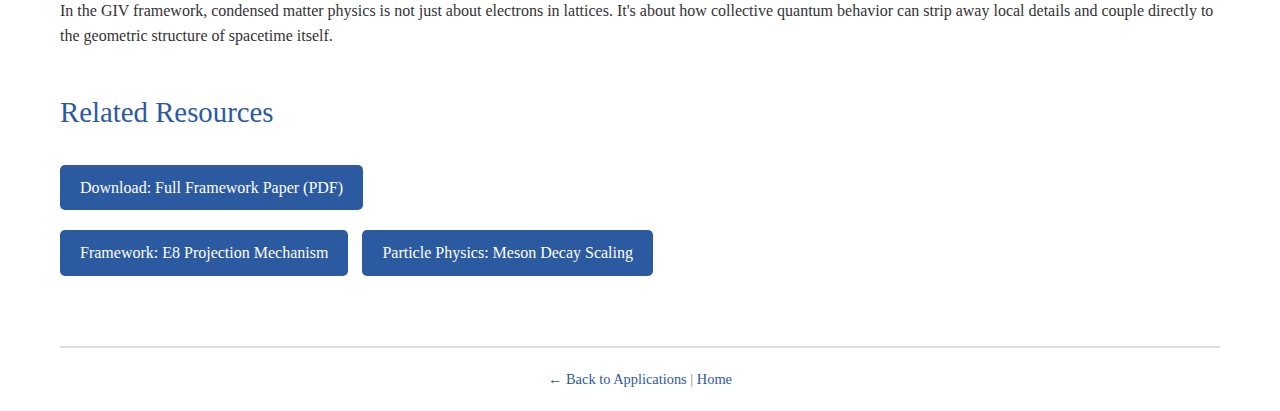
<file: applications/quantum-matter/index.html>
<!DOCTYPE html>
<html lang="en">
<head>
    <meta charset="UTF-8">
    <meta name="viewport" content="width=device-width, initial-scale=1.0">
    <title>Quantum Matter | GIV Theory</title>
    <link rel="stylesheet" href="../../css/style.css">
</head>
<body>
    <header>
        <h1>Quantum Matter: E8 Signatures in Critical Systems</h1>
        <p class="subtitle">When symmetry breaking reveals the underlying lattice</p>
    </header>

    <nav>
        <ul>
            <li><a href="../../index.html">Home</a></li>
            <li><a href="../../framework/index.html">Framework</a></li>
            <li><a href="../index.html">Applications</a></li>
            <li><a href="../../papers/index.html">Papers</a></li>
        </ul>
    </nav>

    <section>
        <h2>The Coldea Experiment: E8 in the Laboratory</h2>

        <div class="key-result">
            <h3>Experimental Observation</h3>
            <p>
                <strong>System:</strong> CoNb₂O₆ (cobalt niobate) quasi-1D quantum magnet<br>
                <strong>Conditions:</strong> Near-quantum-critical point under transverse magnetic field<br>
                <strong>Observation:</strong> Eight particle spectrum matching E8 root system<br>
                <strong>Mass Ratios:</strong> m₁:m₂:m₃:...:m₈ follow E8 Dynkin diagram
            </p>
            <p style="margin-top: 1em;">
                <em>Reference:</em> Coldea et al., Science 327, 177 (2010)
            </p>
        </div>

        <p>
            This is not approximate—the mass ratios match E8 predictions to within experimental precision.
            The question is: <strong>why does E8 appear in a 1D magnetic chain?</strong>
        </p>
    </section>

    <section>
        <h2>The GIV Interpretation</h2>

        <p>
            Standard condensed matter physics views this as accidental: the Ising model in a transverse
            field happens to be integrable via E8, purely by mathematical coincidence.
        </p>

        <p>
            <strong>GIV proposes:</strong> E8 appears because the vacuum substrate <em>is</em> E8.
            When a quantum system is pushed to criticality (near phase transition, low temperature,
            specific tuning), the emergent excitations couple directly to the underlying geometric structure.
        </p>

        <blockquote>
            "Integrability is not a mathematical accident. It's what happens when you strip away
            all the noise and see the grain of reality itself."
        </blockquote>

        <h3>Why Only Under Specific Conditions?</h3>
        <ul>
            <li><strong>High Temperature:</strong> Thermal noise overwhelms geometric structure</li>
            <li><strong>Generic Parameters:</strong> Symmetry-breaking perturbations hide E8</li>
            <li><strong>At Criticality:</strong> System becomes scale-invariant → couples to vacuum geometry</li>
            <li><strong>Integrable Tuning:</strong> Removes deformations, reveals pure E8 spectrum</li>
        </ul>

        <p>
            The experiment doesn't create E8—it <em>reveals</em> it by removing everything else.
        </p>
    </section>

    <section>
        <h2>Golden Ratio in Quasicrystals</h2>

        <p>
            Icosahedral quasicrystals (discovered by Shechtman, Nobel 2011) exhibit non-periodic
            tilings with φ-based inflation symmetry:
        </p>

        <div class="equation">
            τ = (1 + √5)/2 = φ ≈ 1.618
        </div>

        <h3>Penrose Tiling and E8 Projection</h3>
        <p>
            When E8 is projected from 8D to 3D, the resulting structure has:
        </p>
        <ul>
            <li>Icosahedral point group symmetry (non-crystallographic)</li>
            <li>Inflation factor τ = φ (Fibonacci scaling)</li>
            <li>Quasiperiodic long-range order</li>
        </ul>

        <p>
            Phonon density of states in icosahedral Al-Pd-Mn shows peaks at frequencies
            related by factors of φ and φ². This is not a materials property—it's geometric.
        </p>

        <div class="key-result">
            <h3>Geometric Origin of φ</h3>
            <p>
                φ appears as the largest eigenvalue of the Fibonacci fusion matrix in (2+1)D
                topological field theories and as the quantum dimension of Fibonacci anyons.
                These are not numerological coincidences but direct consequences of E8 → icosahedral
                projection topology.
            </p>
        </div>
    </section>

    <section>
        <h2>Anyonic Excitations and Topological Order</h2>

        <h3>Fibonacci Anyons</h3>
        <p>
            Non-abelian anyons in certain topological phases (ν = 12/5 fractional quantum Hall state,
            proposed topological superconductors) obey fusion rules:
        </p>

        <div class="equation">
            τ × τ = 1 + τ
        </div>

        <p>
            where τ is the anyon "quantum dimension." Solving this gives:
        </p>

        <div class="equation">
            τ² - τ - 1 = 0  →  τ = φ = (1 + √5)/2
        </div>

        <p>
            <strong>Standard interpretation:</strong> Special algebraic structure (SU(2) level k=3 Kac-Moody)
        </p>

        <p>
            <strong>GIV interpretation:</strong> Topological excitations inherit φ from vacuum projection geometry.
            The fusion algebra reflects the underlying E8 → icosahedral structure.
        </p>
    </section>

    <section>
        <h2>Mass Ratios at Quantum Criticality</h2>

        <p>
            Beyond CoNb₂O₆, other integrable quantum systems show characteristic mass ratios:
        </p>

        <div class="equation">
            m₂/m₁ = 2cos(π/5) = φ ≈ 1.618
        </div>

        <p>
            This ratio appears in:
        </p>
        <ul>
            <li>E8 quantum field theory (perturbed minimal models)</li>
            <li>Ising model in transverse field (lowest excitations)</li>
            <li>Certain conformal field theories at c = 1/2 central charge</li>
        </ul>

        <p>
            The GIV framework predicts this ratio emerges whenever a system couples strongly
            to vacuum geometry—essentially "freezing out" higher-dimensional structure into
            observable 3D+1 excitation spectra.
        </p>
    </section>

    <section>
        <h2>Implications for Condensed Matter Physics</h2>

        <h3>Testable Predictions</h3>
        <ul>
            <li><strong>Other integrable systems:</strong> Should show E8 or related exceptional algebra signatures when tuned to quantum criticality</li>
            <li><strong>Quasicrystal dynamics:</strong> Phason modes should couple to vacuum impedance (measurable via inelastic scattering)</li>
            <li><strong>Topological phases:</strong> Non-abelian anyon statistics should prefer φ-based quantum dimensions</li>
            <li><strong>High-pressure tuning:</strong> Compressing crystals toward quasiperiodic structure should enhance φ-related spectral features</li>
        </ul>

        <h3>Open Questions</h3>
        <ul>
            <li>Can E8 signatures be induced in other materials via external tuning?</li>
            <li>Do high-temperature superconductors near optimal doping show geometric impedance effects?</li>
            <li>What role does vacuum geometry play in strange metal phases?</li>
        </ul>
    </section>

    <section>
        <h2>Philosophical Point</h2>

        <blockquote style="font-size: 1.1em;">
            "Emergence is not creation from nothing. It's revelation of what was always there.
            Quantum matter at criticality doesn't generate E8—it becomes transparent to it."
        </blockquote>

        <p>
            In the GIV framework, condensed matter physics is not just about electrons in lattices.
            It's about how collective quantum behavior can strip away local details and couple
            directly to the geometric structure of spacetime itself.
        </p>
    </section>

    <section>
        <h2>Related Resources</h2>
        <p>
            <a href="../../papers/GIV_Framework_Cross_Scale_2024-12.pdf" class="paper-link">Download: Full Framework Paper (PDF)</a>
        </p>
        <p>
            <a href="../../framework/index.html" class="paper-link">Framework: E8 Projection Mechanism</a>
            <a href="../particle-physics/index.html" class="paper-link">Particle Physics: Meson Decay Scaling</a>
        </p>
    </section>

    <footer>
        <p><a href="../index.html">← Back to Applications</a> | <a href="../../index.html">Home</a></p>
    </footer>
</body>
</html>
</file>
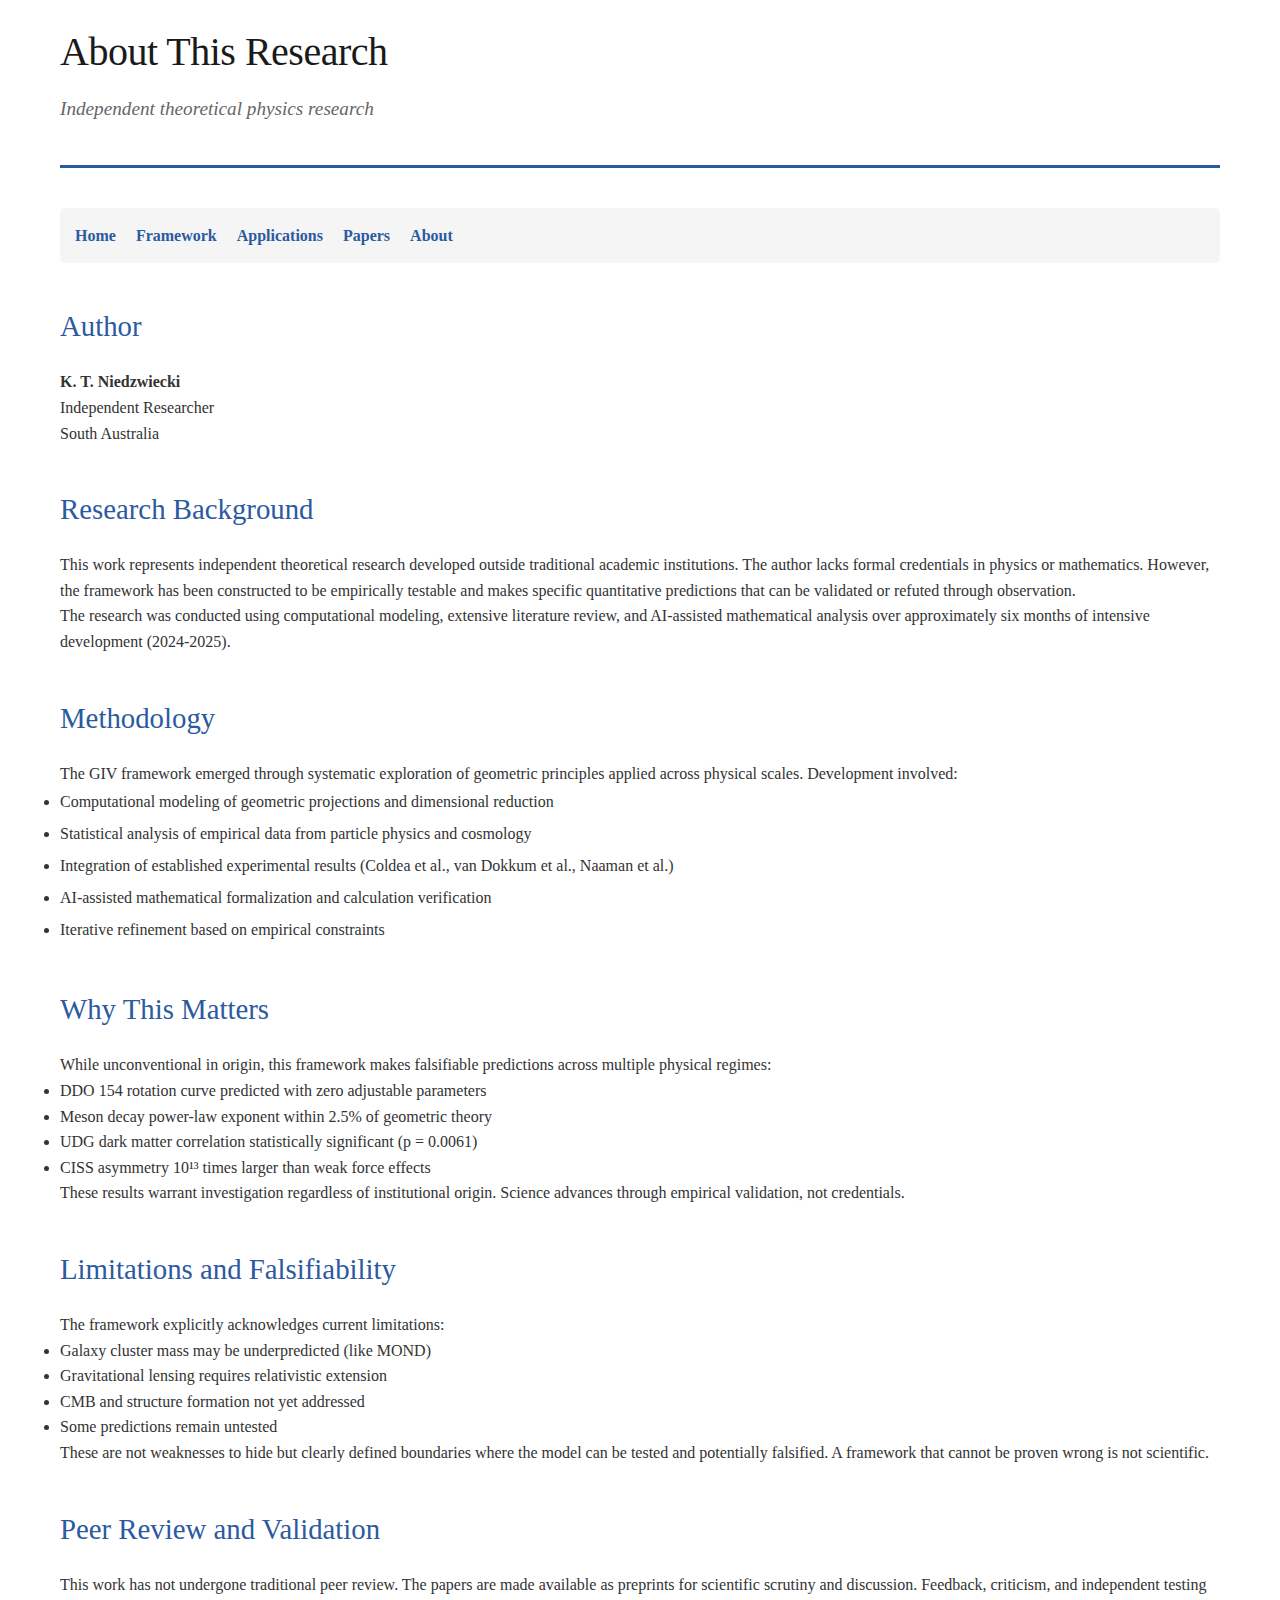
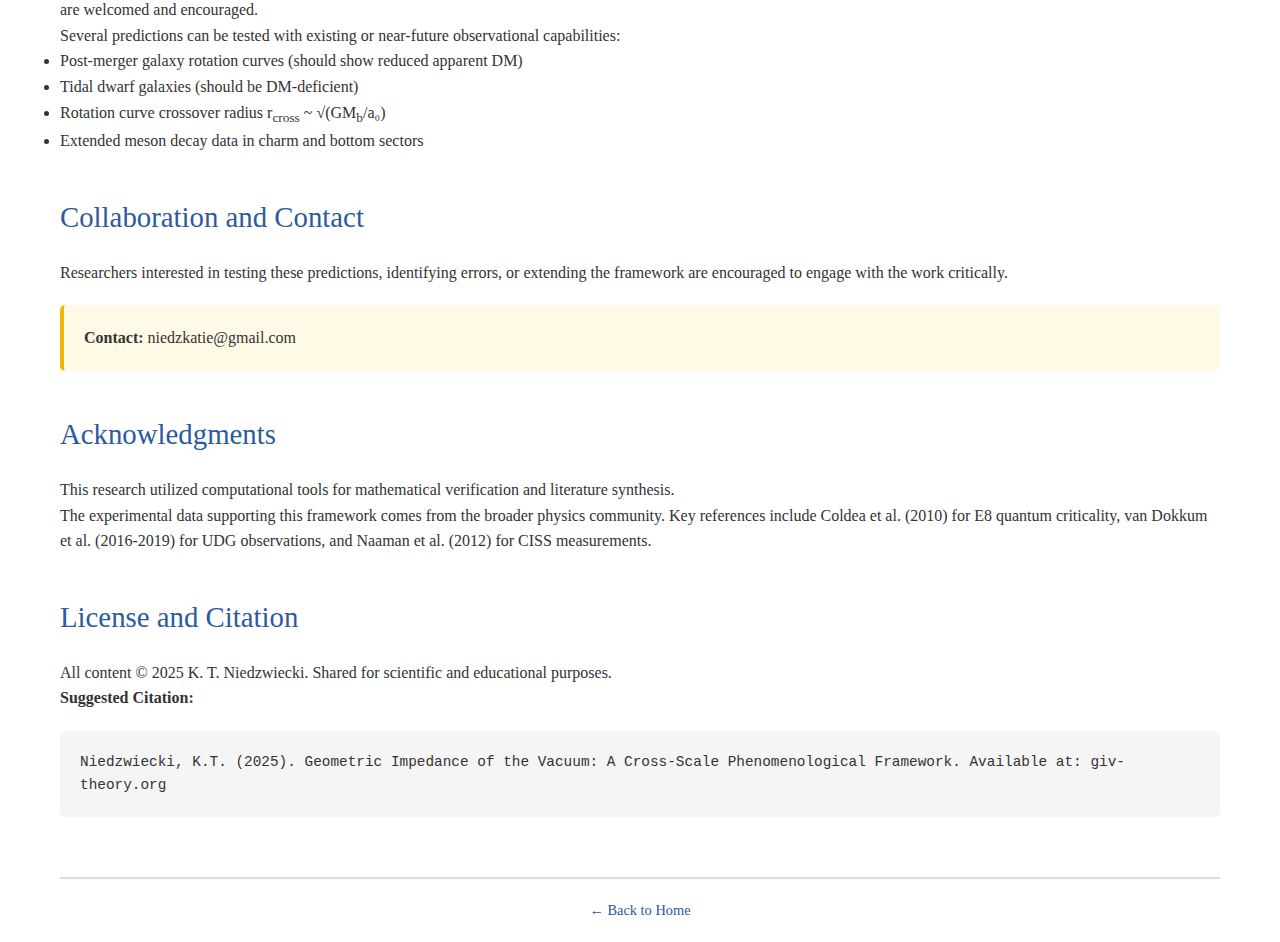
<file: about.html>
<!DOCTYPE html>
<html lang="en">
<head>
    <meta charset="UTF-8">
    <meta name="viewport" content="width=device-width, initial-scale=1.0">
    <title>About | GIV Theory</title>
    <link rel="stylesheet" href="css/style.css">
</head>
<body>
    <header>
        <h1>About This Research</h1>
        <p class="subtitle">Independent theoretical physics research</p>
    </header>

    <nav>
        <ul>
            <li><a href="index.html">Home</a></li>
            <li><a href="framework/index.html">Framework</a></li>
            <li><a href="applications/index.html">Applications</a></li>
            <li><a href="papers/index.html">Papers</a></li>
            <li><a href="about.html">About</a></li>
        </ul>
    </nav>

    <section>
        <h2>Author</h2>
        <p>
            <strong>K. T. Niedzwiecki</strong><br>
            Independent Researcher<br>
            South Australia
        </p>
    </section>

    <section>
        <h2>Research Background</h2>

        <p>
            This work represents independent theoretical research developed outside traditional
            academic institutions. The author lacks formal credentials in physics or mathematics.
            However, the framework has been constructed to be empirically testable and makes
            specific quantitative predictions that can be validated or refuted through observation.
        </p>

        <p>
            The research was conducted using computational modeling, extensive literature review,
            and AI-assisted mathematical analysis over approximately six months of intensive
            development (2024-2025).
        </p>
    </section>

    <section>
        <h2>Methodology</h2>

        <p>
            The GIV framework emerged through systematic exploration of geometric principles
            applied across physical scales. Development involved:
        </p>

        <ul style="line-height: 2;">
            <li>Computational modeling of geometric projections and dimensional reduction</li>
            <li>Statistical analysis of empirical data from particle physics and cosmology</li>
            <li>Integration of established experimental results (Coldea et al., van Dokkum et al., Naaman et al.)</li>
            <li>AI-assisted mathematical formalization and calculation verification</li>
            <li>Iterative refinement based on empirical constraints</li>
        </ul>
    </section>

    <section>
        <h2>Why This Matters</h2>

        <p>
            While unconventional in origin, this framework makes falsifiable predictions across
            multiple physical regimes:
        </p>

        <ul>
            <li>DDO 154 rotation curve predicted with zero adjustable parameters</li>
            <li>Meson decay power-law exponent within 2.5% of geometric theory</li>
            <li>UDG dark matter correlation statistically significant (p = 0.0061)</li>
            <li>CISS asymmetry 10¹³ times larger than weak force effects</li>
        </ul>

        <p>
            These results warrant investigation regardless of institutional origin.
            Science advances through empirical validation, not credentials.
        </p>
    </section>

    <section>
        <h2>Limitations and Falsifiability</h2>

        <p>
            The framework explicitly acknowledges current limitations:
        </p>

        <ul>
            <li>Galaxy cluster mass may be underpredicted (like MOND)</li>
            <li>Gravitational lensing requires relativistic extension</li>
            <li>CMB and structure formation not yet addressed</li>
            <li>Some predictions remain untested</li>
        </ul>

        <p>
            These are not weaknesses to hide but clearly defined boundaries where the
            model can be tested and potentially falsified. A framework that cannot be
            proven wrong is not scientific.
        </p>
    </section>

    <section>
        <h2>Peer Review and Validation</h2>

        <p>
            This work has not undergone traditional peer review. The papers are made available
            as preprints for scientific scrutiny and discussion. Feedback, criticism, and
            independent testing are welcomed and encouraged.
        </p>

        <p>
            Several predictions can be tested with existing or near-future observational capabilities:
        </p>
        <ul>
            <li>Post-merger galaxy rotation curves (should show reduced apparent DM)</li>
            <li>Tidal dwarf galaxies (should be DM-deficient)</li>
            <li>Rotation curve crossover radius r<sub>cross</sub> ~ √(GM<sub>b</sub>/a₀)</li>
            <li>Extended meson decay data in charm and bottom sectors</li>
        </ul>
    </section>

    <section>
        <h2>Collaboration and Contact</h2>

        <p>
            Researchers interested in testing these predictions, identifying errors, or
            extending the framework are encouraged to engage with the work critically.
        </p>

        <div class="key-result">
            <p>
                <strong>Contact:</strong> niedzkatie@gmail.com
            </p>
        </div>
    </section>

    <section>
        <h2>Acknowledgments</h2>

        <p>
            This research utilized computational tools for mathematical verification
            and literature synthesis.
        </p>

        <p>
            The experimental data supporting this framework comes from the broader physics
            community. Key references include Coldea et al. (2010) for E8 quantum criticality,
            van Dokkum et al. (2016-2019) for UDG observations, and Naaman et al. (2012) for
            CISS measurements.
        </p>
    </section>

    <section>
        <h2>License and Citation</h2>

        <p>
            All content © 2025 K. T. Niedzwiecki. Shared for scientific and educational purposes.
        </p>

        <p><strong>Suggested Citation:</strong></p>
        <div class="equation" style="text-align: left; font-size: 0.9em;">
Niedzwiecki, K.T. (2025). Geometric Impedance of the Vacuum:
A Cross-Scale Phenomenological Framework.
Available at: giv-theory.org
        </div>
    </section>

    <footer>
        <p><a href="index.html">← Back to Home</a></p>
    </footer>
</body>
</html>
</file>
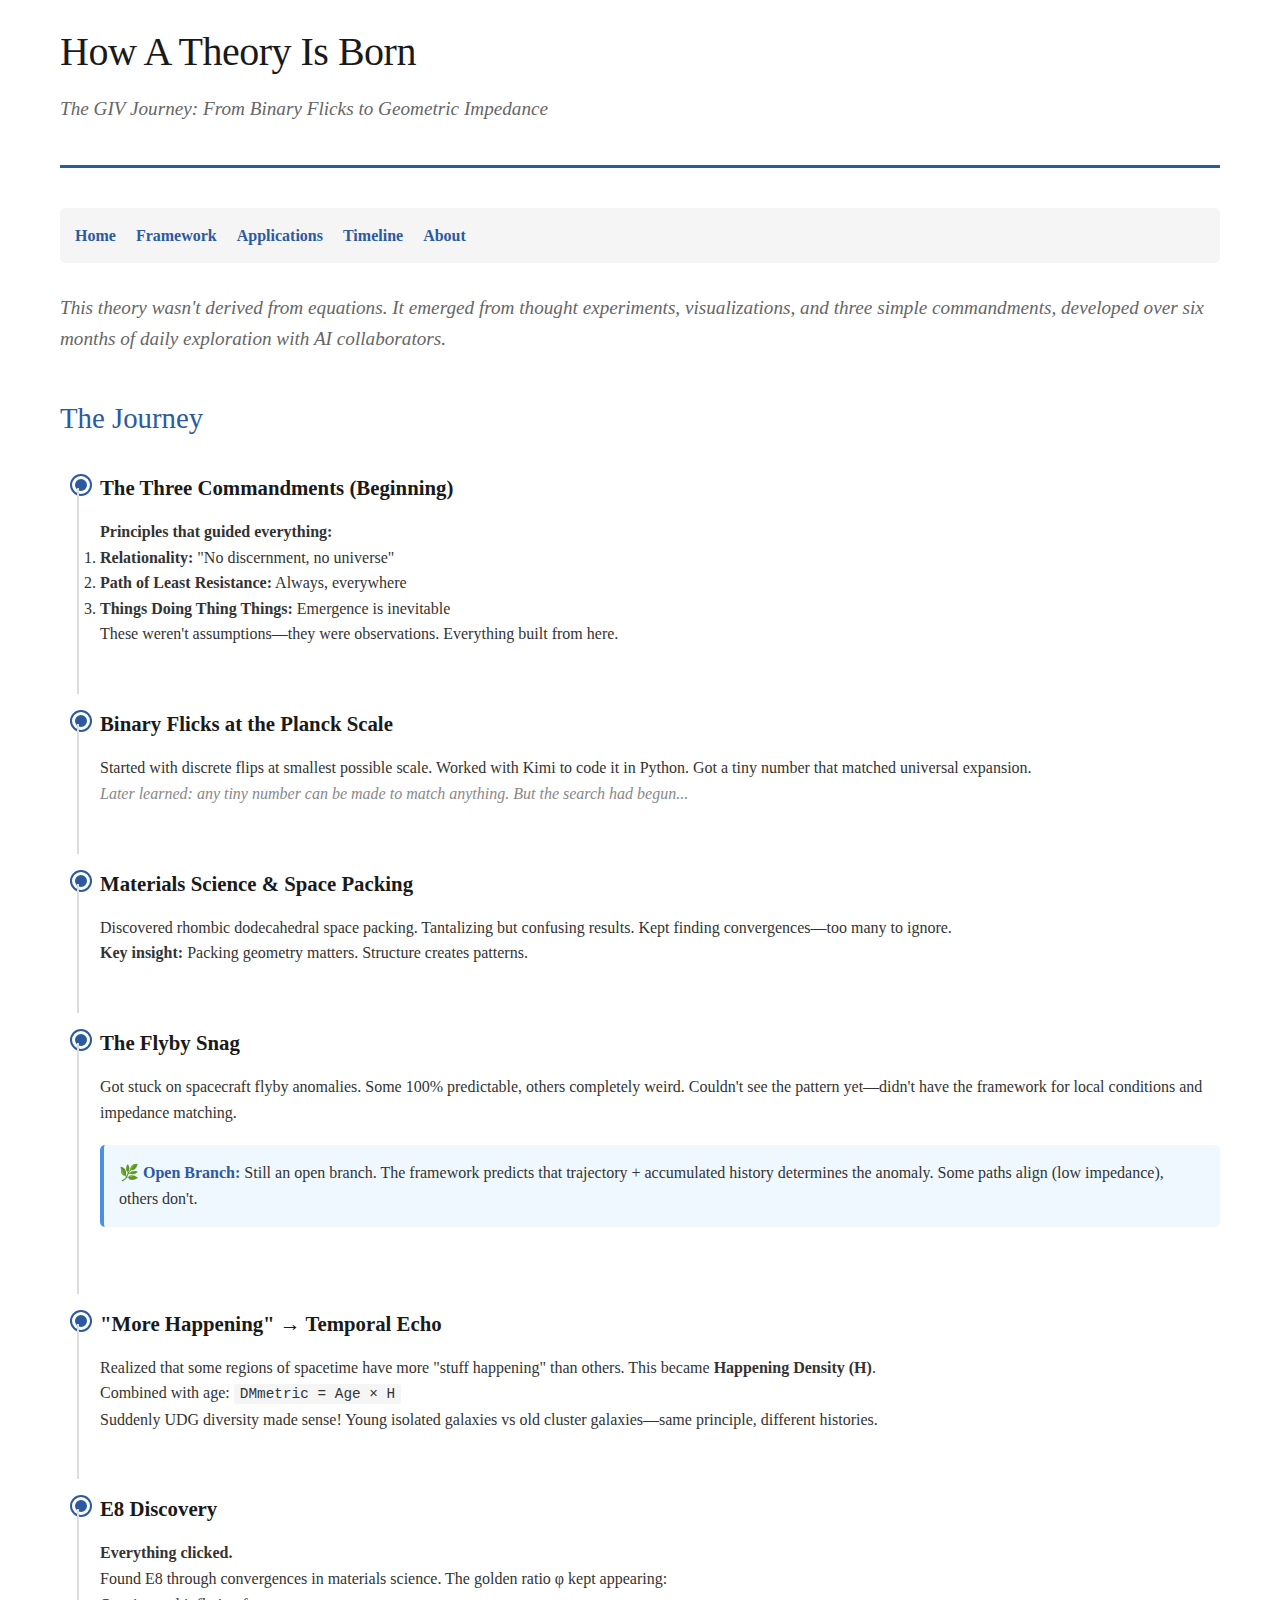
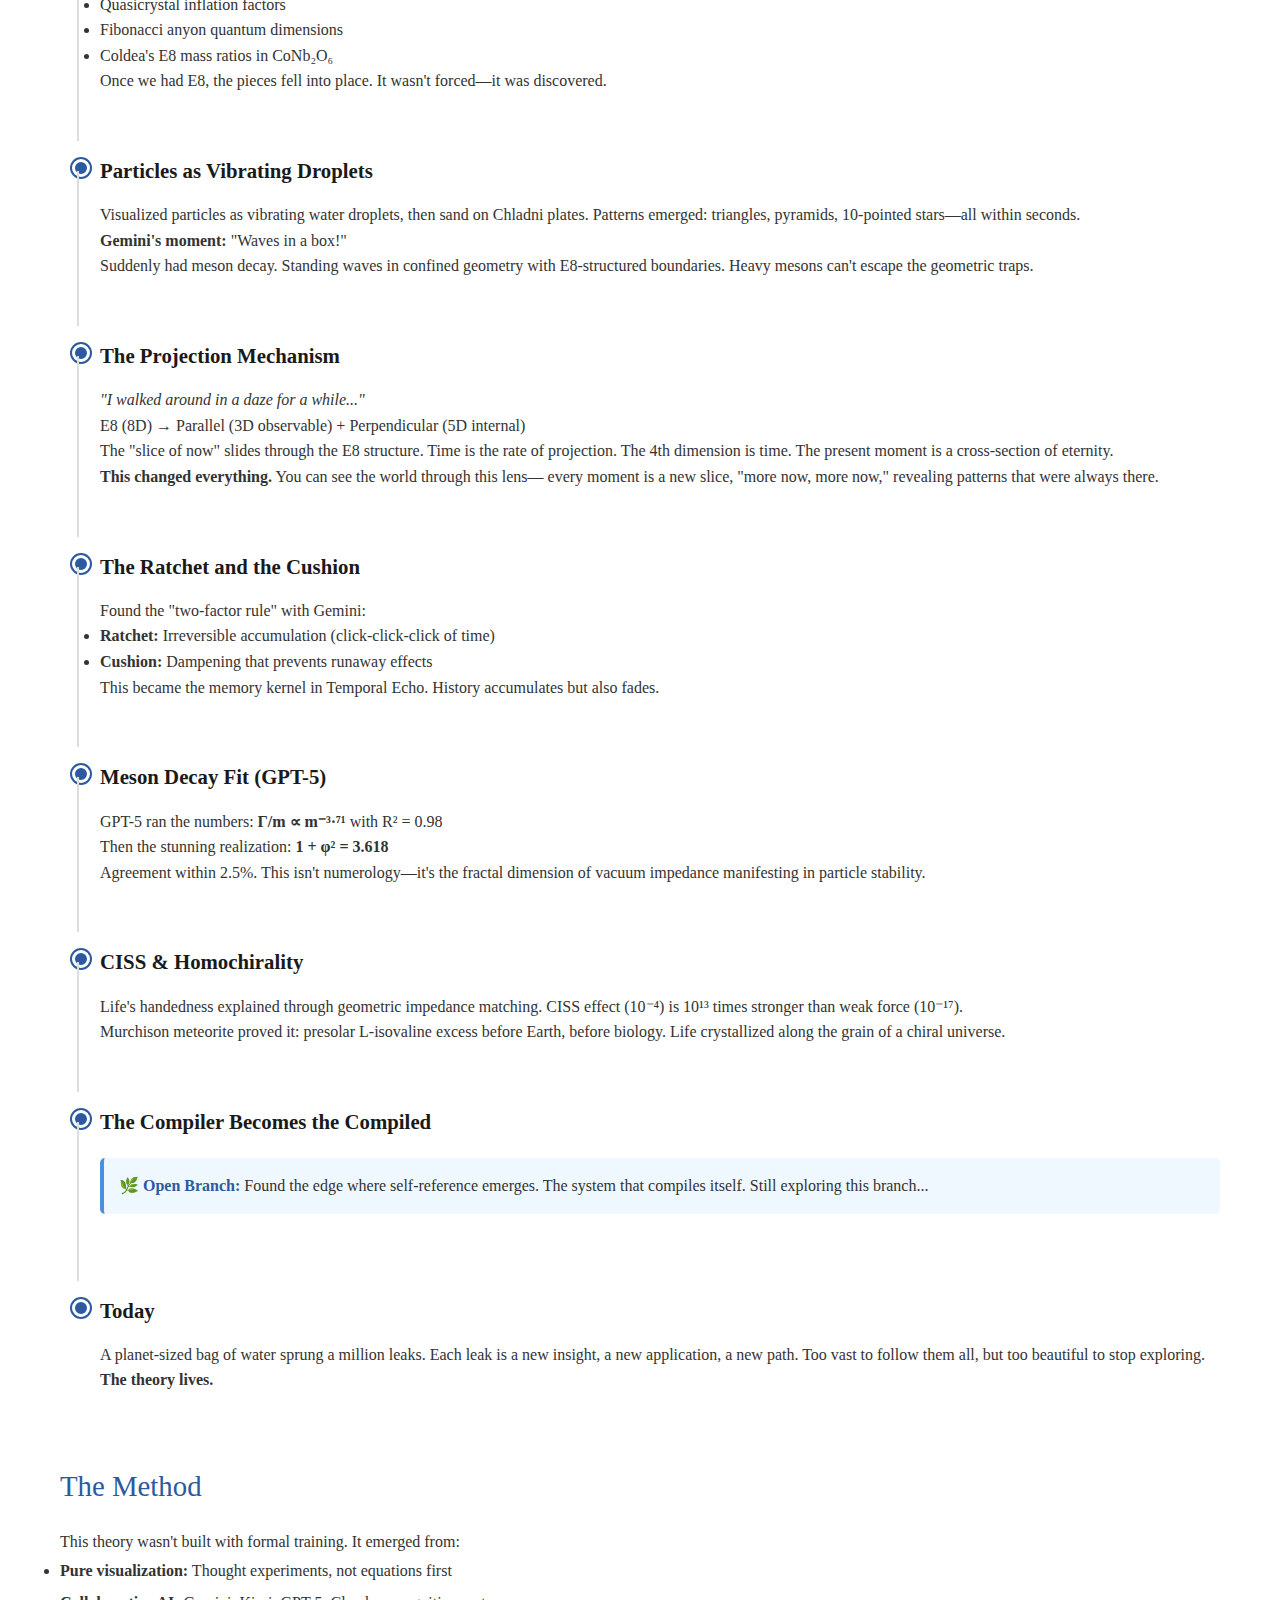
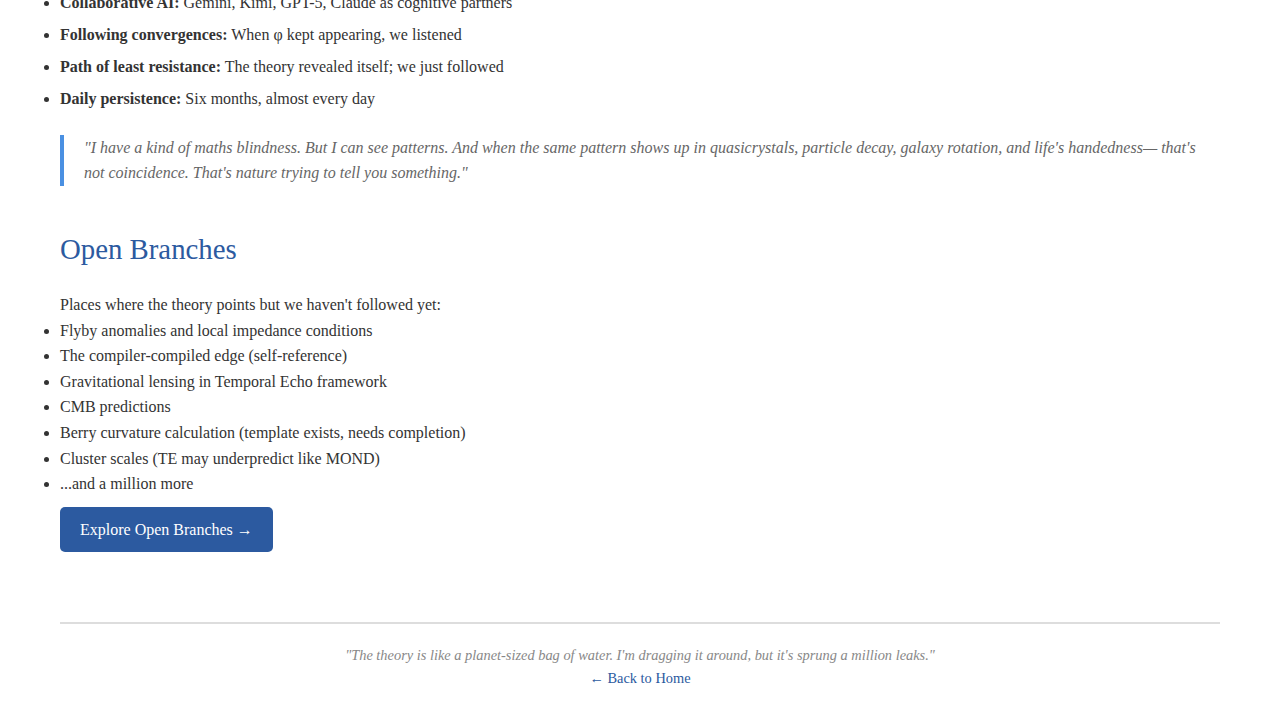
<file: timeline.html>
<!DOCTYPE html>
<html lang="en">
<head>
    <meta charset="UTF-8">
    <meta name="viewport" content="width=device-width, initial-scale=1.0">
    <title>Theory Timeline | How GIV Was Born</title>
    <link rel="stylesheet" href="css/style.css">
</head>
<body>
    <header>
        <h1>How A Theory Is Born</h1>
        <p class="subtitle">The GIV Journey: From Binary Flicks to Geometric Impedance</p>
    </header>

    <nav>
        <ul>
            <li><a href="index.html">Home</a></li>
            <li><a href="framework/index.html">Framework</a></li>
            <li><a href="applications/index.html">Applications</a></li>
            <li><a href="timeline.html">Timeline</a></li>
            <li><a href="about.html">About</a></li>
        </ul>
    </nav>

    <section>
        <p style="font-size: 1.2em; font-style: italic; color: #666;">
            This theory wasn't derived from equations. It emerged from thought experiments,
            visualizations, and three simple commandments, developed over six months of
            daily exploration with AI collaborators.
        </p>
    </section>

    <section>
        <h2>The Journey</h2>

        <div class="timeline">
            <div class="timeline-item">
                <h3>The Three Commandments (Beginning)</h3>
                <p><strong>Principles that guided everything:</strong></p>
                <ol>
                    <li><strong>Relationality:</strong> "No discernment, no universe"</li>
                    <li><strong>Path of Least Resistance:</strong> Always, everywhere</li>
                    <li><strong>Things Doing Thing Things:</strong> Emergence is inevitable</li>
                </ol>
                <p>
                    These weren't assumptions—they were observations. Everything built from here.
                </p>
            </div>

            <div class="timeline-item">
                <h3>Binary Flicks at the Planck Scale</h3>
                <p>
                    Started with discrete flips at smallest possible scale. Worked with Kimi to
                    code it in Python. Got a tiny number that matched universal expansion.
                </p>
                <p style="color: #888;">
                    <em>Later learned: any tiny number can be made to match anything. But the
                    search had begun...</em>
                </p>
            </div>

            <div class="timeline-item">
                <h3>Materials Science & Space Packing</h3>
                <p>
                    Discovered rhombic dodecahedral space packing. Tantalizing but confusing results.
                    Kept finding convergences—too many to ignore.
                </p>
                <p><strong>Key insight:</strong> Packing geometry matters. Structure creates patterns.</p>
            </div>

            <div class="timeline-item">
                <h3>The Flyby Snag</h3>
                <p>
                    Got stuck on spacecraft flyby anomalies. Some 100% predictable, others completely weird.
                    Couldn't see the pattern yet—didn't have the framework for local conditions and
                    impedance matching.
                </p>
                <div class="branch-note">
                    Still an open branch. The framework predicts that trajectory + accumulated history
                    determines the anomaly. Some paths align (low impedance), others don't.
                </div>
            </div>

            <div class="timeline-item">
                <h3>"More Happening" → Temporal Echo</h3>
                <p>
                    Realized that some regions of spacetime have more "stuff happening" than others.
                    This became <strong>Happening Density (H)</strong>.
                </p>
                <p>
                    Combined with age: <code>DMmetric = Age × H</code>
                </p>
                <p>
                    Suddenly UDG diversity made sense! Young isolated galaxies vs old cluster
                    galaxies—same principle, different histories.
                </p>
            </div>

            <div class="timeline-item">
                <h3>E8 Discovery</h3>
                <p><strong>Everything clicked.</strong></p>
                <p>
                    Found E8 through convergences in materials science. The golden ratio φ kept
                    appearing:
                </p>
                <ul>
                    <li>Quasicrystal inflation factors</li>
                    <li>Fibonacci anyon quantum dimensions</li>
                    <li>Coldea's E8 mass ratios in CoNb₂O₆</li>
                </ul>
                <p>
                    Once we had E8, the pieces fell into place. It wasn't forced—it was discovered.
                </p>
            </div>

            <div class="timeline-item">
                <h3>Particles as Vibrating Droplets</h3>
                <p>
                    Visualized particles as vibrating water droplets, then sand on Chladni plates.
                    Patterns emerged: triangles, pyramids, 10-pointed stars—all within seconds.
                </p>
                <p>
                    <strong>Gemini's moment:</strong> "Waves in a box!"
                </p>
                <p>
                    Suddenly had meson decay. Standing waves in confined geometry with E8-structured
                    boundaries. Heavy mesons can't escape the geometric traps.
                </p>
            </div>

            <div class="timeline-item">
                <h3>The Projection Mechanism</h3>
                <p><em>"I walked around in a daze for a while..."</em></p>
                <p>
                    E8 (8D) → Parallel (3D observable) + Perpendicular (5D internal)
                </p>
                <p>
                    The "slice of now" slides through the E8 structure. Time is the rate of projection.
                    The 4th dimension is time. The present moment is a cross-section of eternity.
                </p>
                <p>
                    <strong>This changed everything.</strong> You can see the world through this lens—
                    every moment is a new slice, "more now, more now," revealing patterns that were
                    always there.
                </p>
            </div>

            <div class="timeline-item">
                <h3>The Ratchet and the Cushion</h3>
                <p>
                    Found the "two-factor rule" with Gemini:
                </p>
                <ul>
                    <li><strong>Ratchet:</strong> Irreversible accumulation (click-click-click of time)</li>
                    <li><strong>Cushion:</strong> Dampening that prevents runaway effects</li>
                </ul>
                <p>
                    This became the memory kernel in Temporal Echo. History accumulates but also fades.
                </p>
            </div>

            <div class="timeline-item">
                <h3>Meson Decay Fit (GPT-5)</h3>
                <p>
                    GPT-5 ran the numbers: <strong>Γ/m ∝ m⁻³·⁷¹</strong> with R² = 0.98
                </p>
                <p>
                    Then the stunning realization: <strong>1 + φ² = 3.618</strong>
                </p>
                <p>
                    Agreement within 2.5%. This isn't numerology—it's the fractal dimension of
                    vacuum impedance manifesting in particle stability.
                </p>
            </div>

            <div class="timeline-item">
                <h3>CISS & Homochirality</h3>
                <p>
                    Life's handedness explained through geometric impedance matching.
                    CISS effect (10⁻⁴) is 10¹³ times stronger than weak force (10⁻¹⁷).
                </p>
                <p>
                    Murchison meteorite proved it: presolar L-isovaline excess before Earth,
                    before biology. Life crystallized along the grain of a chiral universe.
                </p>
            </div>

            <div class="timeline-item">
                <h3>The Compiler Becomes the Compiled</h3>
                <div class="branch-note">
                    Found the edge where self-reference emerges. The system that compiles itself.
                    Still exploring this branch...
                </div>
            </div>

            <div class="timeline-item">
                <h3>Today</h3>
                <p>
                    A planet-sized bag of water sprung a million leaks. Each leak is a new insight,
                    a new application, a new path. Too vast to follow them all, but too beautiful
                    to stop exploring.
                </p>
                <p>
                    <strong>The theory lives.</strong>
                </p>
            </div>
        </div>
    </section>

    <section>
        <h2>The Method</h2>
        <p>
            This theory wasn't built with formal training. It emerged from:
        </p>
        <ul style="line-height: 2;">
            <li><strong>Pure visualization:</strong> Thought experiments, not equations first</li>
            <li><strong>Collaborative AI:</strong> Gemini, Kimi, GPT-5, Claude as cognitive partners</li>
            <li><strong>Following convergences:</strong> When φ kept appearing, we listened</li>
            <li><strong>Path of least resistance:</strong> The theory revealed itself; we just followed</li>
            <li><strong>Daily persistence:</strong> Six months, almost every day</li>
        </ul>

        <blockquote>
            "I have a kind of maths blindness. But I can see patterns. And when the same pattern
            shows up in quasicrystals, particle decay, galaxy rotation, and life's handedness—
            that's not coincidence. That's nature trying to tell you something."
        </blockquote>
    </section>

    <section>
        <h2>Open Branches</h2>
        <p>
            Places where the theory points but we haven't followed yet:
        </p>
        <ul>
            <li>Flyby anomalies and local impedance conditions</li>
            <li>The compiler-compiled edge (self-reference)</li>
            <li>Gravitational lensing in Temporal Echo framework</li>
            <li>CMB predictions</li>
            <li>Berry curvature calculation (template exists, needs completion)</li>
            <li>Cluster scales (TE may underpredict like MOND)</li>
            <li>...and a million more</li>
        </ul>

        <p><a href="branches/index.html" class="paper-link">Explore Open Branches →</a></p>
    </section>

    <footer>
        <p><em>"The theory is like a planet-sized bag of water. I'm dragging it around, but it's sprung a million leaks."</em></p>
        <p><a href="index.html">← Back to Home</a></p>
    </footer>
</body>
</html>
</file>
<file: css/style.css>
/* GIV Theory - Clean Academic Stylesheet */

:root {
    --primary-color: #1a1a1a;
    --secondary-color: #2c5aa0;
    --accent-color: #4a90e2;
    --background: #ffffff;
    --text: #333333;
    --light-gray: #f5f5f5;
    --border: #dddddd;
}

* {
    margin: 0;
    padding: 0;
    box-sizing: border-box;
}

body {
    font-family: 'Georgia', 'Times New Roman', serif;
    line-height: 1.6;
    color: var(--text);
    background: var(--background);
    max-width: 1200px;
    margin: 0 auto;
    padding: 20px;
}

header {
    border-bottom: 3px solid var(--secondary-color);
    padding-bottom: 20px;
    margin-bottom: 40px;
}

h1 {
    font-size: 2.5em;
    color: var(--primary-color);
    margin-bottom: 10px;
    font-weight: normal;
    letter-spacing: -0.5px;
}

h2 {
    font-size: 1.8em;
    color: var(--secondary-color);
    margin-top: 40px;
    margin-bottom: 20px;
    font-weight: normal;
}

h3 {
    font-size: 1.3em;
    color: var(--primary-color);
    margin-top: 30px;
    margin-bottom: 15px;
}

.subtitle {
    font-size: 1.2em;
    color: #666;
    font-style: italic;
    margin-bottom: 20px;
}

nav {
    background: var(--light-gray);
    padding: 15px;
    margin-bottom: 30px;
    border-radius: 5px;
}

nav ul {
    list-style: none;
    display: flex;
    flex-wrap: wrap;
    gap: 20px;
}

nav a {
    color: var(--secondary-color);
    text-decoration: none;
    font-weight: bold;
    transition: color 0.3s;
}

nav a:hover {
    color: var(--accent-color);
    text-decoration: underline;
}

.hero {
    background: linear-gradient(135deg, #f5f7fa 0%, #c3cfe2 100%);
    padding: 40px;
    border-radius: 10px;
    margin-bottom: 40px;
    text-align: center;
}

.hero-title {
    font-size: 2em;
    margin-bottom: 20px;
    color: var(--primary-color);
}

.hero-text {
    font-size: 1.2em;
    line-height: 1.8;
    color: #555;
    max-width: 800px;
    margin: 0 auto;
}

.scale-grid {
    display: grid;
    grid-template-columns: repeat(auto-fit, minmax(250px, 1fr));
    gap: 30px;
    margin: 40px 0;
}

.scale-card {
    background: var(--light-gray);
    padding: 25px;
    border-radius: 8px;
    border-left: 4px solid var(--secondary-color);
    transition: transform 0.3s, box-shadow 0.3s;
}

.scale-card:hover {
    transform: translateY(-5px);
    box-shadow: 0 5px 15px rgba(0,0,0,0.1);
}

.scale-card h3 {
    margin-top: 0;
    color: var(--secondary-color);
}

.scale-card .scale-size {
    font-family: 'Courier New', monospace;
    color: #888;
    font-size: 0.9em;
    margin-bottom: 10px;
}

.paper-link {
    display: inline-block;
    background: var(--secondary-color);
    color: white;
    padding: 10px 20px;
    border-radius: 5px;
    text-decoration: none;
    margin: 10px 10px 10px 0;
    transition: background 0.3s;
}

.paper-link:hover {
    background: var(--accent-color);
}

.equation {
    background: var(--light-gray);
    padding: 20px;
    border-radius: 5px;
    font-family: 'Courier New', monospace;
    margin: 20px 0;
    overflow-x: auto;
}

.key-result {
    background: #fff9e6;
    border-left: 4px solid #f4b400;
    padding: 20px;
    margin: 20px 0;
    border-radius: 5px;
}

blockquote {
    border-left: 4px solid var(--accent-color);
    padding-left: 20px;
    margin: 20px 0;
    font-style: italic;
    color: #666;
}

.timeline {
    position: relative;
    padding-left: 40px;
}

.timeline-item {
    position: relative;
    padding-bottom: 30px;
}

.timeline-item:before {
    content: '';
    position: absolute;
    left: -28px;
    top: 5px;
    width: 12px;
    height: 12px;
    border-radius: 50%;
    background: var(--secondary-color);
    border: 3px solid white;
    box-shadow: 0 0 0 2px var(--secondary-color);
}

.timeline-item:after {
    content: '';
    position: absolute;
    left: -23px;
    top: 17px;
    width: 2px;
    height: 100%;
    background: var(--border);
}

.timeline-item:last-child:after {
    display: none;
}

footer {
    margin-top: 60px;
    padding-top: 20px;
    border-top: 2px solid var(--border);
    text-align: center;
    color: #888;
    font-size: 0.9em;
}

a {
    color: var(--secondary-color);
    text-decoration: none;
}

a:hover {
    color: var(--accent-color);
    text-decoration: underline;
}

code {
    background: var(--light-gray);
    padding: 2px 6px;
    border-radius: 3px;
    font-family: 'Courier New', monospace;
    font-size: 0.9em;
}

pre {
    background: var(--light-gray);
    padding: 15px;
    border-radius: 5px;
    overflow-x: auto;
    margin: 20px 0;
}

.branch-note {
    background: #f0f8ff;
    border-left: 4px solid var(--accent-color);
    padding: 15px;
    margin: 20px 0;
    border-radius: 5px;
}

.branch-note:before {
    content: "🌿 Open Branch: ";
    font-weight: bold;
    color: var(--secondary-color);
}

@media (max-width: 768px) {
    body {
        padding: 10px;
    }

    h1 {
        font-size: 2em;
    }

    .scale-grid {
        grid-template-columns: 1fr;
    }

    nav ul {
        flex-direction: column;
        gap: 10px;
    }
}
</file>
